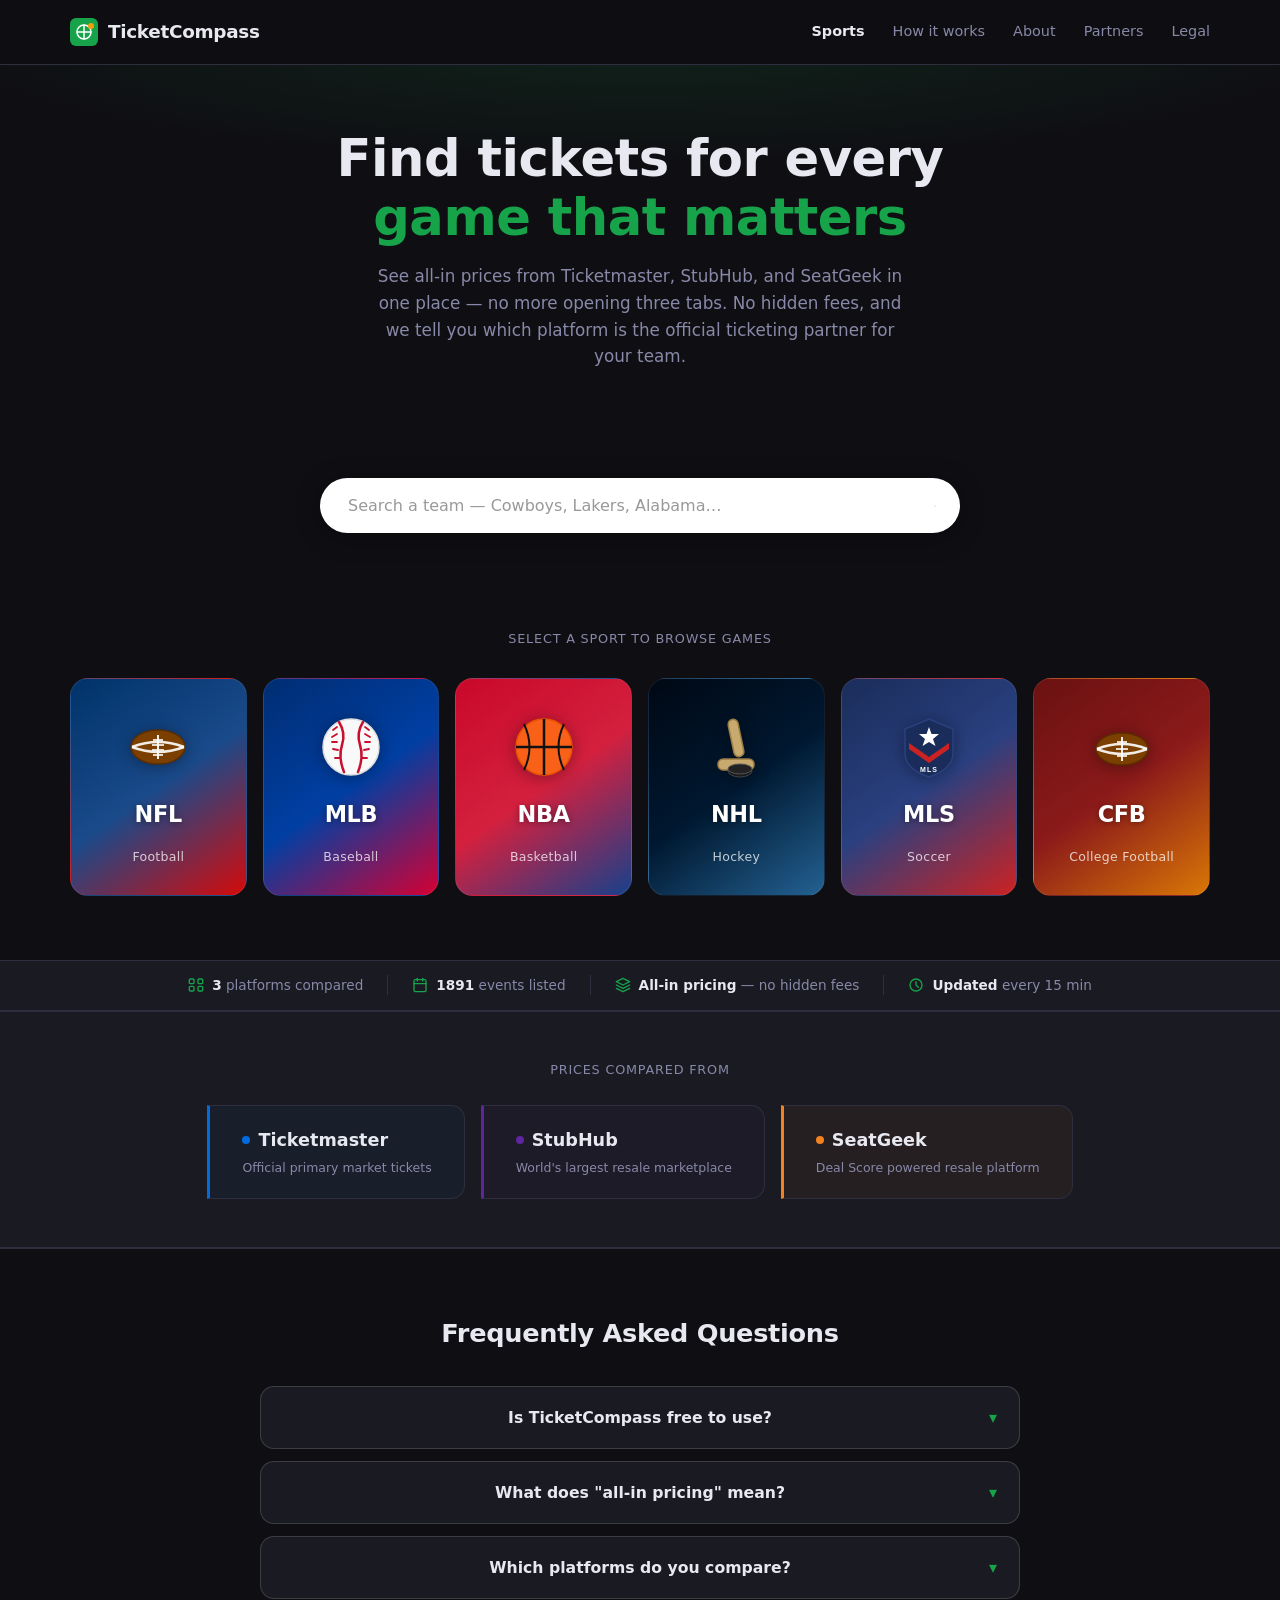
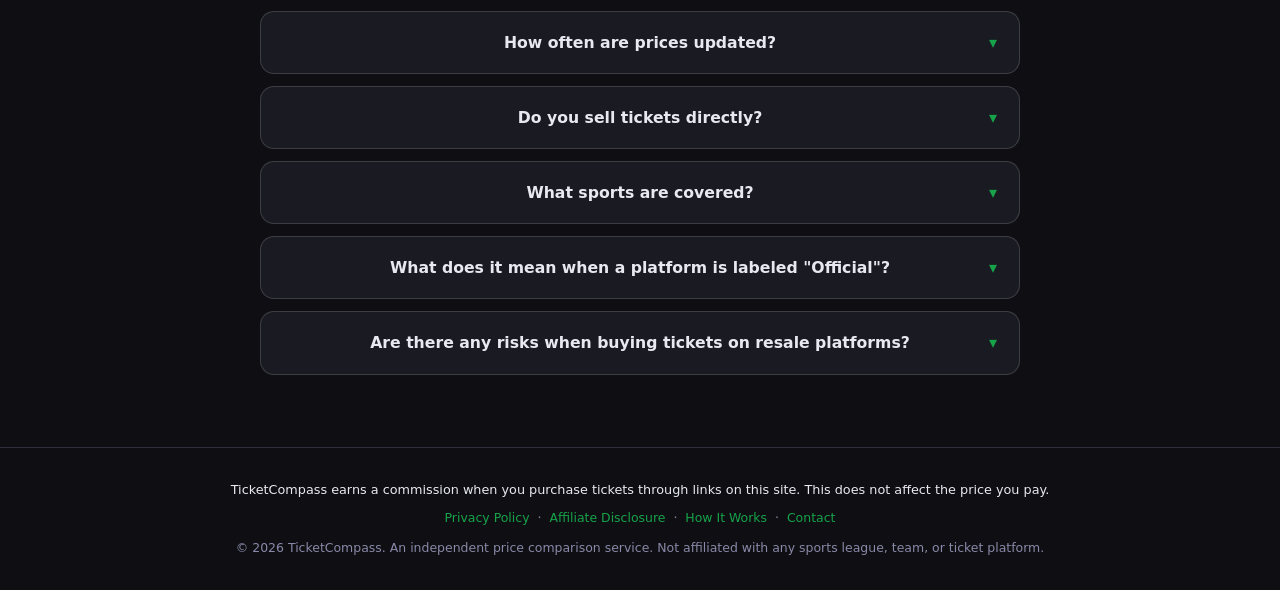
<file: index.html>
<!DOCTYPE html>
<html lang="en">
<head>
  <meta charset="UTF-8" />
  <meta name="viewport" content="width=device-width, initial-scale=1.0" />
  <link rel="icon" href="data:image/svg+xml,<svg xmlns='http://www.w3.org/2000/svg' viewBox='0 0 28 28'><rect width='28' height='28' rx='6' fill='%2316a34a'/><ellipse cx='14' cy='14' rx='7' ry='7' stroke='%23fff' stroke-width='1.5' fill='none'/><path d='M14 7v14M7 14h14' stroke='%23fff' stroke-width='1.5' stroke-linecap='round'/><circle cx='21' cy='8' r='3' fill='%23f59e0b'/></svg>" />
  <title>TicketCompass — Best Sports Ticket Prices</title>
  <link rel="stylesheet" href="styles.css?v=10" />
</head>
<body>

  <header class="header">
    <div class="container">
      <a href="index.html" class="logo">
        <svg width="28" height="28" viewBox="0 0 28 28" fill="none">
          <rect width="28" height="28" rx="6" fill="#16a34a"/>
          <ellipse cx="14" cy="14" rx="7" ry="7" stroke="#fff" stroke-width="1.5" fill="none"/>
          <path d="M14 7v14M7 14h14" stroke="#fff" stroke-width="1.5" stroke-linecap="round"/>
          <circle cx="21" cy="8" r="3" fill="#f59e0b"/>
        </svg>
        <span>TicketCompass</span>
      </a>
      <nav class="nav">
        <a href="#" class="nav-link active">Sports</a>
        <a href="how-it-works.html" class="nav-link">How it works</a>
        <a href="about.html" class="nav-link">About</a>
        <a href="partnerships.html" class="nav-link">Partners</a>
        <a href="privacy-policy.html" class="nav-link">Legal</a>
      </nav>
    </div>
  </header>

  <!-- Hero -->
  <section class="hero">
    <div class="container">
      <h1>Find tickets for every<br><span class="accent">game that matters</span></h1>
      <p class="hero-sub">See all-in prices from Ticketmaster, StubHub, and SeatGeek in one place — no more opening three tabs. No hidden fees, and we tell you which platform is the official ticketing partner for your team.</p>
    </div>
  </section>

  <!-- Team search -->
  <div class="hero-search-wrap">
    <div class="hero-search-inner">
      <div class="hero-search-box" id="heroSearchBox">
        <svg class="hero-search-icon" width="18" height="18" viewBox="0 0 24 24" fill="none" xmlns="http://www.w3.org/2000/svg" aria-hidden="true">
          <circle cx="11" cy="11" r="7" stroke="currentColor" stroke-width="2.2"/>
          <path d="M16.5 16.5L21 21" stroke="currentColor" stroke-width="2.2" stroke-linecap="round"/>
        </svg>
        <input
          type="text"
          id="heroSearchInput"
          class="hero-search-input"
          placeholder="Search a team — Cowboys, Lakers, Alabama…"
          autocomplete="off"
          spellcheck="false"
        />
      </div>
      <ul class="hero-search-dropdown" id="heroSearchDropdown"></ul>
    </div>
  </div>

  <!-- Sport tiles -->
  <section class="sports-section">
    <div class="container">
      <p class="sports-label">Select a sport to browse games</p>
      <div class="sport-tiles">

        <!-- NFL -->
        <a class="sport-tile sport-nfl-tile" href="sport.html?sport=nfl">
          <div class="tile-logo">
            <svg viewBox="0 0 72 72" fill="none" xmlns="http://www.w3.org/2000/svg">
              <ellipse cx="36" cy="36" rx="27" ry="17" fill="#7B3F00" stroke="#5a2d00" stroke-width="1.5"/>
              <path d="M10 36 Q36 26 62 36" stroke="white" stroke-width="2.5" fill="none" opacity=".9"/>
              <path d="M10 36 Q36 46 62 36" stroke="white" stroke-width="2.5" fill="none" opacity=".9"/>
              <line x1="36" y1="24" x2="36" y2="48" stroke="white" stroke-width="2" opacity=".9"/>
              <line x1="31" y1="29" x2="41" y2="29" stroke="white" stroke-width="1.8" opacity=".9"/>
              <line x1="30" y1="34" x2="42" y2="34" stroke="white" stroke-width="1.8" opacity=".9"/>
              <line x1="30" y1="39" x2="42" y2="39" stroke="white" stroke-width="1.8" opacity=".9"/>
              <line x1="31" y1="44" x2="41" y2="44" stroke="white" stroke-width="1.8" opacity=".9"/>
            </svg>
          </div>
          <div class="tile-name">NFL</div>
          <div class="tile-sub" id="nfl-count">Football</div>
        </a>

        <!-- MLB -->
        <a class="sport-tile sport-mlb-tile" href="sport.html?sport=mlb">
          <div class="tile-logo">
            <svg viewBox="0 0 72 72" fill="none" xmlns="http://www.w3.org/2000/svg">
              <circle cx="36" cy="36" r="28" fill="#f9f9f9" stroke="#ddd" stroke-width="1.5"/>
              <!-- Left seam -->
              <path d="M24 11 Q31 22 27 34 Q23 46 29 61" stroke="#C8102E" stroke-width="2.5" fill="none" stroke-linecap="round"/>
              <path d="M22 16 L18 19" stroke="#C8102E" stroke-width="1.8" stroke-linecap="round"/>
              <path d="M22 23 L17 26" stroke="#C8102E" stroke-width="1.8" stroke-linecap="round"/>
              <path d="M22 31 L17 31" stroke="#C8102E" stroke-width="1.8" stroke-linecap="round"/>
              <path d="M23 39 L18 38" stroke="#C8102E" stroke-width="1.8" stroke-linecap="round"/>
              <path d="M25 47 L20 47" stroke="#C8102E" stroke-width="1.8" stroke-linecap="round"/>
              <!-- Right seam -->
              <path d="M48 11 Q41 22 45 34 Q49 46 43 61" stroke="#C8102E" stroke-width="2.5" fill="none" stroke-linecap="round"/>
              <path d="M50 16 L54 19" stroke="#C8102E" stroke-width="1.8" stroke-linecap="round"/>
              <path d="M50 23 L55 26" stroke="#C8102E" stroke-width="1.8" stroke-linecap="round"/>
              <path d="M50 31 L55 31" stroke="#C8102E" stroke-width="1.8" stroke-linecap="round"/>
              <path d="M49 39 L54 38" stroke="#C8102E" stroke-width="1.8" stroke-linecap="round"/>
              <path d="M47 47 L52 47" stroke="#C8102E" stroke-width="1.8" stroke-linecap="round"/>
            </svg>
          </div>
          <div class="tile-name">MLB</div>
          <div class="tile-sub">Baseball</div>
        </a>

        <!-- NBA -->
        <a class="sport-tile sport-nba-tile" href="sport.html?sport=nba">
          <div class="tile-logo">
            <svg viewBox="0 0 72 72" fill="none" xmlns="http://www.w3.org/2000/svg">
              <circle cx="36" cy="36" r="28" fill="#F96119" stroke="#e55200" stroke-width="1.5"/>
              <line x1="8" y1="36" x2="64" y2="36" stroke="#111" stroke-width="2.5"/>
              <line x1="36" y1="8" x2="36" y2="64" stroke="#111" stroke-width="2.5"/>
              <path d="M16 13 Q27 36 16 59" stroke="#111" stroke-width="2" fill="none"/>
              <path d="M56 13 Q45 36 56 59" stroke="#111" stroke-width="2" fill="none"/>
            </svg>
          </div>
          <div class="tile-name">NBA</div>
          <div class="tile-sub">Basketball</div>
        </a>

        <!-- NHL -->
        <a class="sport-tile sport-nhl-tile" href="sport.html?sport=nhl">
          <div class="tile-logo">
            <svg viewBox="0 0 72 72" fill="none" xmlns="http://www.w3.org/2000/svg">
              <!-- Stick handle -->
              <rect x="31" y="8" width="10" height="38" rx="5" fill="#c8a96e" stroke="#9a7c45" stroke-width="1.5" transform="rotate(-12 36 27)"/>
              <!-- Stick blade -->
              <rect x="18" y="48" width="36" height="11" rx="5" fill="#c8a96e" stroke="#9a7c45" stroke-width="1.5"/>
              <!-- Puck -->
              <ellipse cx="40" cy="60" rx="12" ry="6" fill="#1a1a1a" stroke="#444" stroke-width="1"/>
              <ellipse cx="40" cy="58" rx="12" ry="5" fill="#222" stroke="#555" stroke-width="1"/>
            </svg>
          </div>
          <div class="tile-name">NHL</div>
          <div class="tile-sub">Hockey</div>
        </a>

        <!-- MLS -->
        <a class="sport-tile sport-mls-tile" href="sport.html?sport=mls">
          <div class="tile-logo">
            <svg viewBox="0 0 72 72" fill="none" xmlns="http://www.w3.org/2000/svg">
              <!-- Shield background -->
              <path d="M36 8 L60 18 L60 42 Q60 58 36 66 Q12 58 12 42 L12 18 Z" fill="#1a2d5a" stroke="#2a4080" stroke-width="1.5"/>
              <!-- Red chevron -->
              <path d="M16 32 L36 46 L56 32 L56 38 L36 52 L16 38 Z" fill="#cc2222"/>
              <!-- White star -->
              <polygon points="36,16 38.5,23 46,23 40,28 42.5,35 36,31 29.5,35 32,28 26,23 33.5,23" fill="white"/>
              <!-- MLS text -->
              <text x="36" y="61" text-anchor="middle" font-size="7" font-weight="900" fill="white" font-family="Arial,sans-serif" letter-spacing="1">MLS</text>
            </svg>
          </div>
          <div class="tile-name">MLS</div>
          <div class="tile-sub">Soccer</div>
        </a>

        <!-- College Football -->
        <a class="sport-tile sport-cfb-tile" href="sport.html?sport=cfb">
          <div class="tile-logo">
            <svg viewBox="0 0 72 72" fill="none" xmlns="http://www.w3.org/2000/svg">
              <ellipse cx="36" cy="38" rx="26" ry="16" fill="#7B3F00" stroke="#5a2d00" stroke-width="1.5"/>
              <path d="M11 38 Q36 28 61 38" stroke="white" stroke-width="2.5" fill="none" opacity=".9"/>
              <path d="M11 38 Q36 48 61 38" stroke="white" stroke-width="2.5" fill="none" opacity=".9"/>
              <line x1="36" y1="26" x2="36" y2="50" stroke="white" stroke-width="2" opacity=".9"/>
              <line x1="31" y1="31" x2="41" y2="31" stroke="white" stroke-width="1.8" opacity=".9"/>
              <line x1="30" y1="38" x2="42" y2="38" stroke="white" stroke-width="1.8" opacity=".9"/>
              <line x1="31" y1="45" x2="41" y2="45" stroke="white" stroke-width="1.8" opacity=".9"/>
            </svg>
          </div>
          <div class="tile-name">CFB</div>
          <div class="tile-sub">College Football</div>
        </a>

      </div>
    </div>
  </section>

  <!-- Stats bar -->
  <div class="stats-bar">
    <div class="container stats-inner">
      <div class="stat">
        <svg width="16" height="16" viewBox="0 0 24 24" fill="none" stroke="currentColor" stroke-width="2" stroke-linecap="round" stroke-linejoin="round" aria-hidden="true">
          <rect x="2"  y="3"  width="7" height="7" rx="1.5"/>
          <rect x="15" y="3"  width="7" height="7" rx="1.5"/>
          <rect x="2"  y="14" width="7" height="7" rx="1.5"/>
          <rect x="15" y="14" width="7" height="7" rx="1.5"/>
        </svg>
        <span><strong>3</strong> platforms compared</span>
      </div>
      <div class="stat-divider"></div>
      <div class="stat">
        <svg width="16" height="16" viewBox="0 0 24 24" fill="none" stroke="currentColor" stroke-width="2" stroke-linecap="round" stroke-linejoin="round" aria-hidden="true">
          <rect x="3" y="4" width="18" height="18" rx="2"/>
          <line x1="16" y1="2" x2="16" y2="6"/>
          <line x1="8"  y1="2" x2="8"  y2="6"/>
          <line x1="3"  y1="10" x2="21" y2="10"/>
        </svg>
        <span><strong id="events-count">—</strong> events listed</span>
      </div>
      <div class="stat-divider"></div>
      <div class="stat">
        <svg width="16" height="16" viewBox="0 0 24 24" fill="none" stroke="currentColor" stroke-width="2" stroke-linecap="round" stroke-linejoin="round" aria-hidden="true">
          <path d="M12 2L2 7l10 5 10-5-10-5z"/>
          <path d="M2 17l10 5 10-5"/>
          <path d="M2 12l10 5 10-5"/>
        </svg>
        <span><strong>All-in pricing</strong> — no hidden fees</span>
      </div>
      <div class="stat-divider"></div>
      <div class="stat">
        <svg width="16" height="16" viewBox="0 0 24 24" fill="none" stroke="currentColor" stroke-width="2" stroke-linecap="round" stroke-linejoin="round" aria-hidden="true">
          <circle cx="12" cy="12" r="9"/>
          <polyline points="12 7 12 12 15.5 15.5"/>
        </svg>
        <span><strong>Updated</strong> every 15 min</span>
      </div>
    </div>
  </div>

  <!-- Platform section -->
  <section class="platforms-section">
    <div class="container">
      <p class="platforms-label">Prices compared from</p>
      <div class="platforms-list">
        <a class="platform-card ticketmaster" href="https://www.ticketmaster.com" target="_blank" rel="noopener noreferrer">
          <div class="platform-name-lg"><span class="platform-dot"></span>Ticketmaster</div>
          <div class="platform-desc">Official primary market tickets</div>
        </a>
        <a class="platform-card stubhub" href="https://www.stubhub.com" target="_blank" rel="noopener noreferrer">
          <div class="platform-name-lg"><span class="platform-dot"></span>StubHub</div>
          <div class="platform-desc">World's largest resale marketplace</div>
        </a>
        <a class="platform-card seatgeek" href="https://www.seatgeek.com" target="_blank" rel="noopener noreferrer">
          <div class="platform-name-lg"><span class="platform-dot"></span>SeatGeek</div>
          <div class="platform-desc">Deal Score powered resale platform</div>
        </a>
      </div>
    </div>
  </section>

  <!-- FAQ -->
  <section class="faq-section">
    <div class="container">
      <h2 class="faq-heading">Frequently Asked Questions</h2>
      <div class="faq-list">

        <details class="faq-item">
          <summary class="faq-q">Is TicketCompass free to use?</summary>
          <div class="faq-a"><span class="faq-label">Answer:</span> Yes — completely free. We don't charge any fees to compare prices. When you click on a ticket, you'll be redirected to that platform's website to complete your purchase. You'll pay whatever the platform charges (all prices shown already include their fees).</div>
        </details>

        <details class="faq-item">
          <summary class="faq-q">What does "all-in pricing" mean?</summary>
          <div class="faq-a"><span class="faq-label">Answer:</span> All-in pricing means the price you see already includes every service fee, facility charge, and order fee — no surprises at checkout. We add up the base ticket price plus all fees so you can compare the true cost across platforms.</div>
        </details>

        <details class="faq-item">
          <summary class="faq-q">Which platforms do you compare?</summary>
          <div class="faq-a"><span class="faq-label">Answer:</span> We currently compare prices from Ticketmaster, StubHub, and SeatGeek — the three largest ticket marketplaces in North America. More platforms may be added in the future.</div>
        </details>

        <details class="faq-item">
          <summary class="faq-q">How often are prices updated?</summary>
          <div class="faq-a"><span class="faq-label">Answer:</span> Ticket prices are updated regularly to reflect current market listings. Because resale prices fluctuate in real time, the exact price at checkout may vary slightly from what's shown.</div>
        </details>

        <details class="faq-item">
          <summary class="faq-q">Do you sell tickets directly?</summary>
          <div class="faq-a"><span class="faq-label">Answer:</span> No. TicketCompass is a price comparison tool only. We show you where to find the best deal, then send you directly to the platform to complete your purchase securely.</div>
        </details>

        <details class="faq-item">
          <summary class="faq-q">What sports are covered?</summary>
          <div class="faq-a"><span class="faq-label">Answer:</span> We currently cover NFL, College Football, MLB, NBA, NHL, and MLS. We're actively working on adding more sports and events.</div>
        </details>

        <details class="faq-item">
          <summary class="faq-q">What does it mean when a platform is labeled "Official"?</summary>
          <div class="faq-a"><span class="faq-label">Answer:</span> Every team has an official ticketing partner — the platform that sells tickets directly on behalf of the team or league. Buying from the official partner means you're purchasing at face value with no third-party markup, tickets are guaranteed authentic, and you'll receive the strongest buyer protections and customer support if something goes wrong. Platforms labeled "Resale" are secondary markets where fans re-sell tickets.</div>
        </details>

        <details class="faq-item">
          <summary class="faq-q">Are there any risks when buying tickets on resale platforms?</summary>
          <div class="faq-a"><span class="faq-label">Answer:</span> Resale platforms are generally safe, but it's worth being an informed buyer. Resale tickets are sold by third-party sellers — not the team or venue directly — so prices fluctuate based on demand. This can actually work in your favor: for less in-demand games, resale tickets are often available below face value. For the most reliable experience, buying from the official ticketing partner (labeled "Official" on our site) is always the safest option: tickets come directly from the source at face value with the strongest buyer protections. If you do buy from a resale platform, make sure it offers a buyer guarantee, and always download or transfer your tickets before game day.</div>
        </details>

      </div>
    </div>
  </section>

  <footer class="footer">
    <div class="container">
      <p class="footer-disclosure">TicketCompass earns a commission when you purchase tickets through links on this site. This does not affect the price you pay.</p>
      <p class="footer-links">
        <a href="privacy-policy.html">Privacy Policy</a> &nbsp;·&nbsp;
        <a href="privacy-policy.html#affiliate-disclosure">Affiliate Disclosure</a> &nbsp;·&nbsp;
        <a href="how-it-works.html">How It Works</a> &nbsp;·&nbsp;
        <a href="contact.html">Contact</a>
      </p>
      <p>© 2026 TicketCompass. An independent price comparison service. Not affiliated with any sports league, team, or ticket platform.</p>
    </div>
  </footer>


  <script src="events-data.js?v=2"></script>
  <script src="nfl-schedule.js"></script>
  <script src="mlb-schedule.js"></script>
  <script src="nba-schedule.js"></script>
  <script src="nhl-schedule.js?v=2"></script>
  <script src="worldcup-schedule.js"></script>
  <script src="mls-schedule.js"></script>
  <script src="cfb-schedule.js?v=13"></script>
  <script>
    (function () {
      const today = new Date();
      today.setHours(0, 0, 0, 0);
      const upcoming = e => new Date(e.date) >= today;

      const sports = ['nfl', 'mlb', 'nba', 'nhl', 'worldcup', 'ufc', 'mls'];
      const featured = (typeof EVENTS !== 'undefined')
        ? EVENTS.filter(e => sports.includes(e.sport) && upcoming(e)).length
        : 0;

      const schedule =
        (typeof NFL_GAMES       !== 'undefined' ? NFL_GAMES.filter(upcoming).length       : 0) +
        (typeof MLB_GAMES       !== 'undefined' ? MLB_GAMES.filter(upcoming).length       : 0) +
        (typeof NBA_GAMES       !== 'undefined' ? NBA_GAMES.filter(upcoming).length       : 0) +
        (typeof NHL_GAMES       !== 'undefined' ? NHL_GAMES.filter(upcoming).length       : 0) +
        (typeof WORLDCUP_GAMES  !== 'undefined' ? WORLDCUP_GAMES.filter(upcoming).length  : 0) +
        (typeof MLS_GAMES       !== 'undefined' ? MLS_GAMES.filter(upcoming).length       : 0);

      const el = document.getElementById('events-count');
      if (el) el.textContent = featured + schedule;
    })();
  </script>
  <script>
  // ── FAQ open/close animation ──────────────────────────────────────────────
  document.querySelectorAll('.faq-item').forEach(details => {
    const summary = details.querySelector('.faq-q');
    const content = details.querySelector('.faq-a');
    let anim = null, closing = false, expanding = false;

    summary.addEventListener('click', e => {
      e.preventDefault();
      details.style.overflow = 'hidden';
      if (closing || !details.open) expand();
      else if (expanding || details.open) shrink();
    });

    function expand() {
      details.style.height = details.offsetHeight + 'px';
      details.open = true;
      expanding = true;
      requestAnimationFrame(() => {
        const start = details.offsetHeight + 'px';
        const end   = summary.offsetHeight + content.offsetHeight + 'px';
        if (anim) anim.cancel();
        anim = details.animate({ height: [start, end] }, { duration: 300, easing: 'ease' });
        anim.onfinish = () => finish(true);
        anim.oncancel = () => expanding = false;
      });
    }

    function shrink() {
      closing = true;
      const start = details.offsetHeight + 'px';
      const end   = summary.offsetHeight + 'px';
      if (anim) anim.cancel();
      anim = details.animate({ height: [start, end] }, { duration: 300, easing: 'ease' });
      anim.onfinish = () => finish(false);
      anim.oncancel = () => closing = false;
    }

    function finish(open) {
      details.open = open;
      anim = expanding = closing = false;
      details.style.height = details.style.overflow = '';
    }
  });
  </script>

  <script>
  (function () {
    // Build master team list from all schedule venue maps
    const TEAM_INDEX = [];
    const add = (map, sport) => {
      if (typeof map === 'undefined') return;
      Object.entries(map).forEach(([name, venue]) => {
        TEAM_INDEX.push({ name, venue: venue.split(' · ')[0], city: venue.split(' · ')[1] || '', sport });
      });
    };
    add(typeof NFL_VENUES !== 'undefined' ? NFL_VENUES : undefined, 'nfl');
    add(typeof MLB_VENUES !== 'undefined' ? MLB_VENUES : undefined, 'mlb');
    add(typeof NBA_VENUES !== 'undefined' ? NBA_VENUES : undefined, 'nba');
    add(typeof NHL_VENUES !== 'undefined' ? NHL_VENUES : undefined, 'nhl');
    add(typeof MLS_VENUES !== 'undefined' ? MLS_VENUES : undefined, 'mls');
    // CFB — include conference key for deep-link navigation
    if (typeof CFB_VENUES !== 'undefined' && typeof CFB_TEAM_CONF !== 'undefined') {
      Object.entries(CFB_VENUES).forEach(([name, venue]) => {
        const mascot = (typeof CFB_MASCOTS !== 'undefined' && CFB_MASCOTS[name]) ? CFB_MASCOTS[name] : null;
        TEAM_INDEX.push({
          name,
          label: mascot ? `${name} ${mascot}` : name,
          venue: venue.split(' · ')[0],
          city:  venue.split(' · ')[1] || '',
          sport: 'cfb',
          conf:  CFB_TEAM_CONF[name] || '',
        });
      });
    }

    const input    = document.getElementById('heroSearchInput');
    const dropdown = document.getElementById('heroSearchDropdown');
    let activeIdx  = -1;
    let results    = [];

    const sportsSection = document.querySelector('.sports-section');

    function pushTiles(open) {
      if (!sportsSection) return;
      if (open) {
        const h = dropdown.offsetHeight || 0;
        sportsSection.style.marginTop = h + 'px';
        document.getElementById('heroSearchBox').parentElement.parentElement.classList.add('search-open');
      } else {
        sportsSection.style.marginTop = '';
        document.getElementById('heroSearchBox').parentElement.parentElement.classList.remove('search-open');
      }
    }

    function render(matches) {
      results   = matches;
      activeIdx = -1;
      if (!matches.length) { dropdown.classList.remove('open'); dropdown.innerHTML = ''; pushTiles(false); return; }
      dropdown.innerHTML = matches.map((t, i) =>
        `<li class="hero-search-result" data-i="${i}" role="option">
          <div>
            <div class="hero-search-result-name">${t.label || t.name}</div>
            <div class="hero-search-result-venue">${t.city}</div>
          </div>
          <span class="hero-search-badge badge-${t.sport}">${t.sport.toUpperCase()}</span>
        </li>`
      ).join('');
      dropdown.classList.add('open');
      pushTiles(true);
    }

    function go(team) {
      if (team.sport === 'cfb' && team.conf) {
        window.location.href = `sport.html?sport=cfb&conf=${encodeURIComponent(team.conf)}&team=${encodeURIComponent(team.name)}`;
      } else {
        window.location.href = `sport.html?sport=${team.sport}&by=team&val=${encodeURIComponent(team.name)}`;
      }
    }

    function setActive(idx) {
      const items = dropdown.querySelectorAll('.hero-search-result');
      items.forEach(el => el.classList.remove('active'));
      if (idx >= 0 && idx < items.length) { items[idx].classList.add('active'); activeIdx = idx; }
    }

    input.addEventListener('input', () => {
      const q = input.value.trim().toLowerCase();
      if (q.length < 1) { dropdown.classList.remove('open'); dropdown.innerHTML = ''; return; }
      const matches = TEAM_INDEX.filter(t =>
        (t.label || t.name).toLowerCase().includes(q) || t.name.toLowerCase().includes(q) || t.city.toLowerCase().includes(q)
      ).slice(0, 8);
      render(matches);
    });

    input.addEventListener('keydown', e => {
      if (!dropdown.classList.contains('open')) return;
      if (e.key === 'ArrowDown')  { e.preventDefault(); setActive(Math.min(activeIdx + 1, results.length - 1)); }
      if (e.key === 'ArrowUp')    { e.preventDefault(); setActive(Math.max(activeIdx - 1, 0)); }
      if (e.key === 'Enter')      { if (activeIdx >= 0) go(results[activeIdx]); else if (results.length === 1) go(results[0]); }
      if (e.key === 'Escape')     { dropdown.classList.remove('open'); input.blur(); }
    });

    dropdown.addEventListener('mousedown', e => {
      const li = e.target.closest('.hero-search-result');
      if (li) go(results[+li.dataset.i]);
    });

    document.addEventListener('click', e => {
      if (!e.target.closest('.hero-search-inner')) {
        dropdown.classList.remove('open');
        dropdown.innerHTML = '';
        input.value = '';
        pushTiles(false);
      }
    });
  })();
  </script>
</body>
</html>
</file>
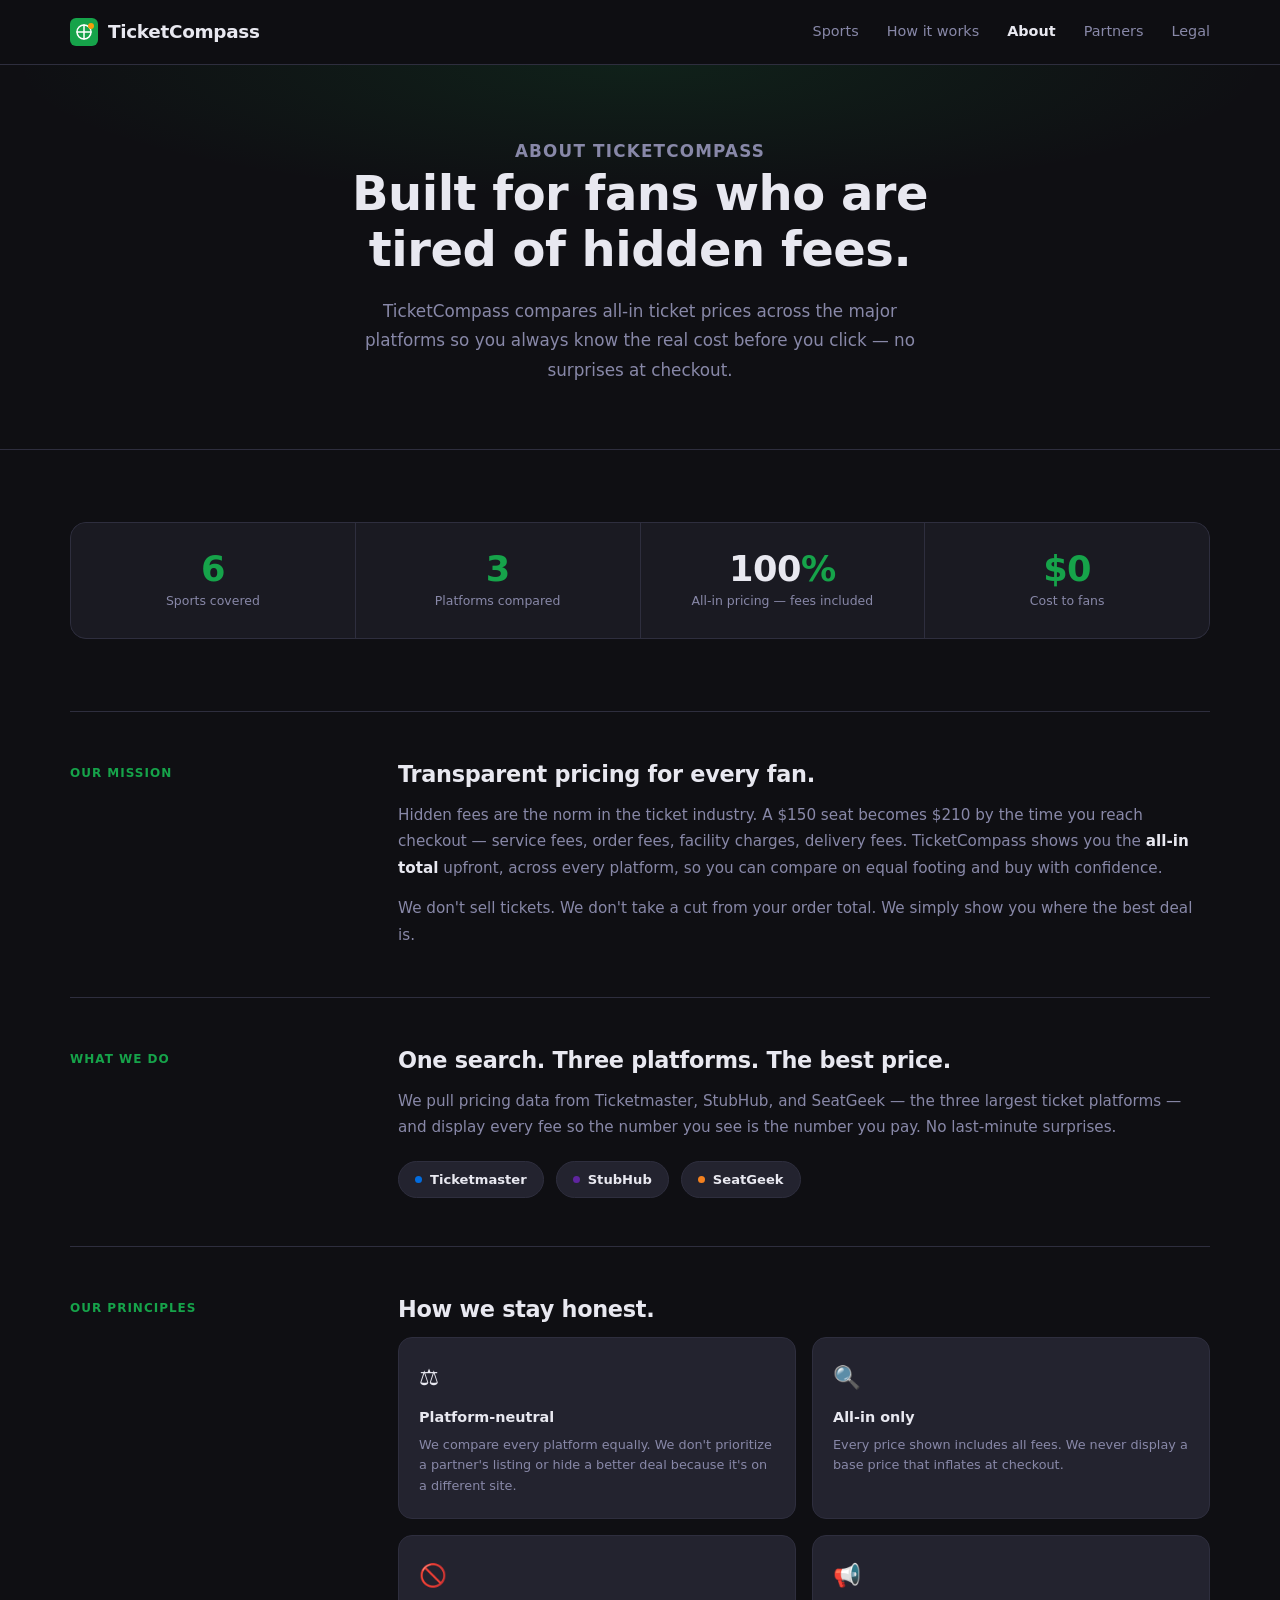
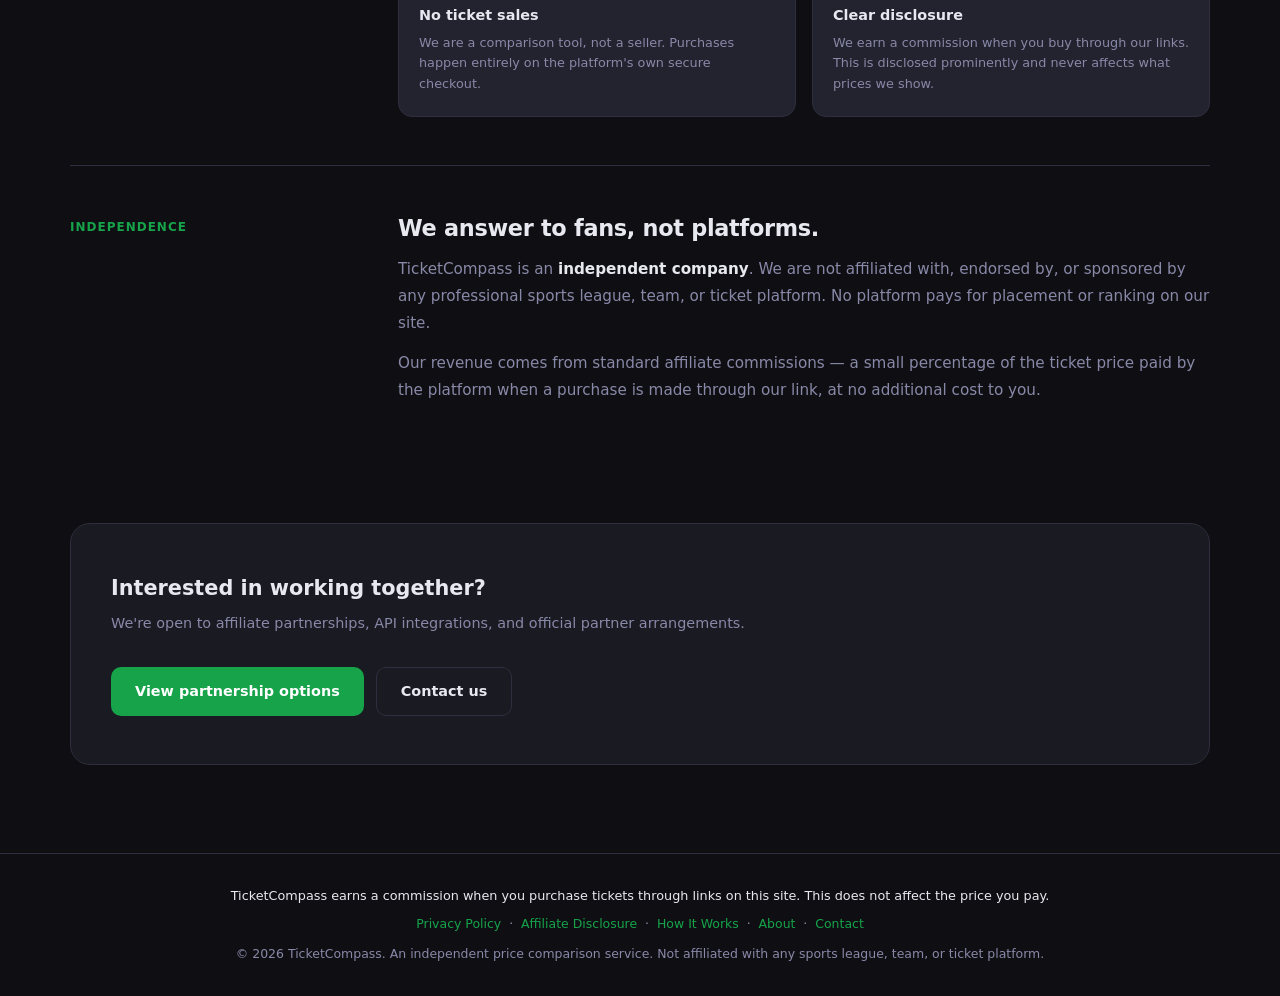
<file: about.html>
<!DOCTYPE html>
<html lang="en">
<head>
  <meta charset="UTF-8" />
  <meta name="viewport" content="width=device-width, initial-scale=1.0" />
  <link rel="icon" href="data:image/svg+xml,<svg xmlns='http://www.w3.org/2000/svg' viewBox='0 0 28 28'><rect width='28' height='28' rx='6' fill='%2316a34a'/><ellipse cx='14' cy='14' rx='7' ry='7' stroke='%23fff' stroke-width='1.5' fill='none'/><path d='M14 7v14M7 14h14' stroke='%23fff' stroke-width='1.5' stroke-linecap='round'/><circle cx='21' cy='8' r='3' fill='%23f59e0b'/></svg>" />
  <title>About — TicketCompass</title>
  <link rel="stylesheet" href="styles.css?v=9" />
  <style>
    /* ── Hero ── */
    .about-hero {
      padding: 72px 0 64px;
      text-align: center;
      background: radial-gradient(ellipse 70% 50% at 50% 0%, rgba(22,163,74,.12) 0%, transparent 70%);
      border-bottom: 1px solid var(--border);
    }
    .about-eyebrow {
      font-size: .75rem;
      font-weight: 700;
      text-transform: uppercase;
      letter-spacing: 1.2px;
      color: var(--primary);
      margin-bottom: 16px;
    }
    .about-hero h1 {
      font-size: clamp(2rem, 5vw, 3rem);
      font-weight: 800;
      letter-spacing: -.5px;
      line-height: 1.15;
      margin-bottom: 20px;
    }
    .about-hero p {
      font-size: 1.05rem;
      color: var(--muted);
      max-width: 580px;
      margin: 0 auto;
      line-height: 1.75;
    }

    /* ── Body ── */
    .about-body { padding: 72px 0 88px; }

    /* ── Stats strip ── */
    .about-stats {
      display: grid;
      grid-template-columns: repeat(4, 1fr);
      gap: 1px;
      background: var(--border);
      border: 1px solid var(--border);
      border-radius: 16px;
      overflow: hidden;
      margin-bottom: 72px;
    }
    @media (max-width: 640px) {
      .about-stats { grid-template-columns: repeat(2, 1fr); }
    }
    .about-stat {
      background: var(--surface);
      padding: 28px 20px;
      text-align: center;
    }
    .about-stat-num {
      font-size: 2.2rem;
      font-weight: 800;
      letter-spacing: -.5px;
      color: var(--text);
      line-height: 1;
      margin-bottom: 6px;
    }
    .about-stat-num span { color: var(--primary); }
    .about-stat-label {
      font-size: .78rem;
      color: var(--muted);
      font-weight: 500;
      line-height: 1.4;
    }

    /* ── Sections ── */
    .about-section {
      display: grid;
      grid-template-columns: 280px 1fr;
      gap: 48px;
      padding: 48px 0;
      border-top: 1px solid var(--border);
      align-items: start;
    }
    @media (max-width: 720px) {
      .about-section { grid-template-columns: 1fr; gap: 20px; }
    }
    .about-section-label {
      font-size: .75rem;
      font-weight: 700;
      text-transform: uppercase;
      letter-spacing: 1px;
      color: var(--primary);
      padding-top: 4px;
    }
    .about-section h2 {
      font-size: 1.4rem;
      font-weight: 800;
      letter-spacing: -.3px;
      margin-bottom: 14px;
      line-height: 1.25;
    }
    .about-section p {
      font-size: .95rem;
      color: var(--muted);
      line-height: 1.75;
      margin-bottom: 14px;
    }
    .about-section p:last-child { margin-bottom: 0; }
    .about-section strong { color: var(--text); font-weight: 600; }

    /* ── Principles grid ── */
    .principles-grid {
      display: grid;
      grid-template-columns: repeat(2, 1fr);
      gap: 16px;
      margin-top: 4px;
    }
    @media (max-width: 500px) {
      .principles-grid { grid-template-columns: 1fr; }
    }
    .principle-card {
      background: var(--surface2);
      border: 1px solid var(--border);
      border-radius: 14px;
      padding: 22px 20px;
    }
    .principle-icon { font-size: 1.4rem; margin-bottom: 10px; }
    .principle-title {
      font-size: .9rem;
      font-weight: 700;
      color: var(--text);
      margin-bottom: 6px;
    }
    .principle-desc {
      font-size: .8rem;
      color: var(--muted);
      line-height: 1.6;
    }

    /* ── Platform logos row ── */
    .platform-strip {
      display: flex;
      gap: 12px;
      flex-wrap: wrap;
      margin-top: 20px;
    }
    .platform-pill {
      display: inline-flex;
      align-items: center;
      gap: 8px;
      background: var(--surface2);
      border: 1px solid var(--border);
      border-radius: 999px;
      padding: 7px 16px;
      font-size: .82rem;
      font-weight: 600;
      color: var(--text);
    }
    .platform-dot-sm {
      width: 7px;
      height: 7px;
      border-radius: 50%;
      flex-shrink: 0;
    }

    /* ── CTA banner ── */
    .about-cta {
      margin-top: 72px;
      background: var(--surface);
      border: 1px solid var(--border);
      border-radius: 20px;
      padding: 48px 40px;
      display: flex;
      align-items: center;
      justify-content: space-between;
      gap: 32px;
      flex-wrap: wrap;
    }
    .about-cta-text h3 {
      font-size: 1.3rem;
      font-weight: 800;
      margin-bottom: 6px;
    }
    .about-cta-text p {
      font-size: .9rem;
      color: var(--muted);
      margin: 0;
    }
    .about-cta-btns {
      display: flex;
      gap: 12px;
      flex-shrink: 0;
      flex-wrap: wrap;
    }
    .btn-primary {
      display: inline-flex;
      align-items: center;
      background: var(--primary);
      color: #fff;
      font-weight: 700;
      font-size: .9rem;
      padding: 12px 24px;
      border-radius: 10px;
      text-decoration: none;
      transition: background .15s;
      white-space: nowrap;
    }
    .btn-primary:hover { background: var(--primary-dark); }
    .btn-outline {
      display: inline-flex;
      align-items: center;
      background: transparent;
      color: var(--text);
      font-weight: 600;
      font-size: .9rem;
      padding: 12px 24px;
      border-radius: 10px;
      border: 1px solid var(--border);
      text-decoration: none;
      transition: border-color .15s, color .15s;
      white-space: nowrap;
    }
    .btn-outline:hover { border-color: var(--primary); color: var(--primary); }
  </style>
</head>
<body>

  <header class="header">
    <div class="container">
      <a href="index.html" class="logo">
        <svg width="28" height="28" viewBox="0 0 28 28" fill="none">
          <rect width="28" height="28" rx="6" fill="#16a34a"/>
          <ellipse cx="14" cy="14" rx="7" ry="7" stroke="#fff" stroke-width="1.5" fill="none"/>
          <path d="M14 7v14M7 14h14" stroke="#fff" stroke-width="1.5" stroke-linecap="round"/>
          <circle cx="21" cy="8" r="3" fill="#f59e0b"/>
        </svg>
        <span>TicketCompass</span>
      </a>
      <nav class="nav">
        <a href="index.html" class="nav-link">Sports</a>
        <a href="how-it-works.html" class="nav-link">How it works</a>
        <a href="about.html" class="nav-link active">About</a>
        <a href="partnerships.html" class="nav-link">Partners</a>
        <a href="privacy-policy.html" class="nav-link">Legal</a>
      </nav>
    </div>
  </header>

  <!-- Hero -->
  <div class="about-hero">
    <div class="container">
      <p class="about-eyebrow">About TicketCompass</p>
      <h1>Built for fans who are<br>tired of hidden fees.</h1>
      <p>TicketCompass compares all-in ticket prices across the major platforms so you always know the real cost before you click — no surprises at checkout.</p>
    </div>
  </div>

  <div class="about-body">
    <div class="container">

      <!-- Stats -->
      <div class="about-stats">
        <div class="about-stat">
          <div class="about-stat-num"><span>6</span></div>
          <div class="about-stat-label">Sports covered</div>
        </div>
        <div class="about-stat">
          <div class="about-stat-num"><span>3</span></div>
          <div class="about-stat-label">Platforms compared</div>
        </div>
        <div class="about-stat">
          <div class="about-stat-num">100<span>%</span></div>
          <div class="about-stat-label">All-in pricing — fees included</div>
        </div>
        <div class="about-stat">
          <div class="about-stat-num"><span>$0</span></div>
          <div class="about-stat-label">Cost to fans</div>
        </div>
      </div>

      <!-- Mission -->
      <div class="about-section">
        <div class="about-section-label">Our Mission</div>
        <div>
          <h2>Transparent pricing for every fan.</h2>
          <p>Hidden fees are the norm in the ticket industry. A $150 seat becomes $210 by the time you reach checkout — service fees, order fees, facility charges, delivery fees. TicketCompass shows you the <strong>all-in total</strong> upfront, across every platform, so you can compare on equal footing and buy with confidence.</p>
          <p>We don't sell tickets. We don't take a cut from your order total. We simply show you where the best deal is.</p>
        </div>
      </div>

      <!-- What we do -->
      <div class="about-section">
        <div class="about-section-label">What We Do</div>
        <div>
          <h2>One search. Three platforms. The best price.</h2>
          <p>We pull pricing data from Ticketmaster, StubHub, and SeatGeek — the three largest ticket platforms — and display every fee so the number you see is the number you pay. No last-minute surprises.</p>
          <div class="platform-strip">
            <span class="platform-pill"><span class="platform-dot-sm" style="background:#026cdf"></span>Ticketmaster</span>
            <span class="platform-pill"><span class="platform-dot-sm" style="background:#5f259f"></span>StubHub</span>
            <span class="platform-pill"><span class="platform-dot-sm" style="background:#f4811f"></span>SeatGeek</span>
          </div>
        </div>
      </div>

      <!-- Principles -->
      <div class="about-section">
        <div class="about-section-label">Our Principles</div>
        <div>
          <h2>How we stay honest.</h2>
          <div class="principles-grid">
            <div class="principle-card">
              <div class="principle-icon">⚖️</div>
              <div class="principle-title">Platform-neutral</div>
              <div class="principle-desc">We compare every platform equally. We don't prioritize a partner's listing or hide a better deal because it's on a different site.</div>
            </div>
            <div class="principle-card">
              <div class="principle-icon">🔍</div>
              <div class="principle-title">All-in only</div>
              <div class="principle-desc">Every price shown includes all fees. We never display a base price that inflates at checkout.</div>
            </div>
            <div class="principle-card">
              <div class="principle-icon">🚫</div>
              <div class="principle-title">No ticket sales</div>
              <div class="principle-desc">We are a comparison tool, not a seller. Purchases happen entirely on the platform's own secure checkout.</div>
            </div>
            <div class="principle-card">
              <div class="principle-icon">📢</div>
              <div class="principle-title">Clear disclosure</div>
              <div class="principle-desc">We earn a commission when you buy through our links. This is disclosed prominently and never affects what prices we show.</div>
            </div>
          </div>
        </div>
      </div>

      <!-- Independence -->
      <div class="about-section">
        <div class="about-section-label">Independence</div>
        <div>
          <h2>We answer to fans, not platforms.</h2>
          <p>TicketCompass is an <strong>independent company</strong>. We are not affiliated with, endorsed by, or sponsored by any professional sports league, team, or ticket platform. No platform pays for placement or ranking on our site.</p>
          <p>Our revenue comes from standard affiliate commissions — a small percentage of the ticket price paid by the platform when a purchase is made through our link, at no additional cost to you.</p>
        </div>
      </div>

      <!-- CTA -->
      <div class="about-cta">
        <div class="about-cta-text">
          <h3>Interested in working together?</h3>
          <p>We're open to affiliate partnerships, API integrations, and official partner arrangements.</p>
        </div>
        <div class="about-cta-btns">
          <a href="partnerships.html" class="btn-primary">View partnership options</a>
          <a href="contact.html" class="btn-outline">Contact us</a>
        </div>
      </div>

    </div>
  </div>

  <footer class="footer">
    <div class="container">
      <p class="footer-disclosure">TicketCompass earns a commission when you purchase tickets through links on this site. This does not affect the price you pay.</p>
      <p class="footer-links">
        <a href="privacy-policy.html">Privacy Policy</a> &nbsp;·&nbsp;
        <a href="privacy-policy.html#affiliate-disclosure">Affiliate Disclosure</a> &nbsp;·&nbsp;
        <a href="how-it-works.html">How It Works</a> &nbsp;·&nbsp;
        <a href="about.html">About</a> &nbsp;·&nbsp;
        <a href="contact.html">Contact</a>
      </p>
      <p>© 2026 TicketCompass. An independent price comparison service. Not affiliated with any sports league, team, or ticket platform.</p>
    </div>
  </footer>

</body>
</html>
</file>
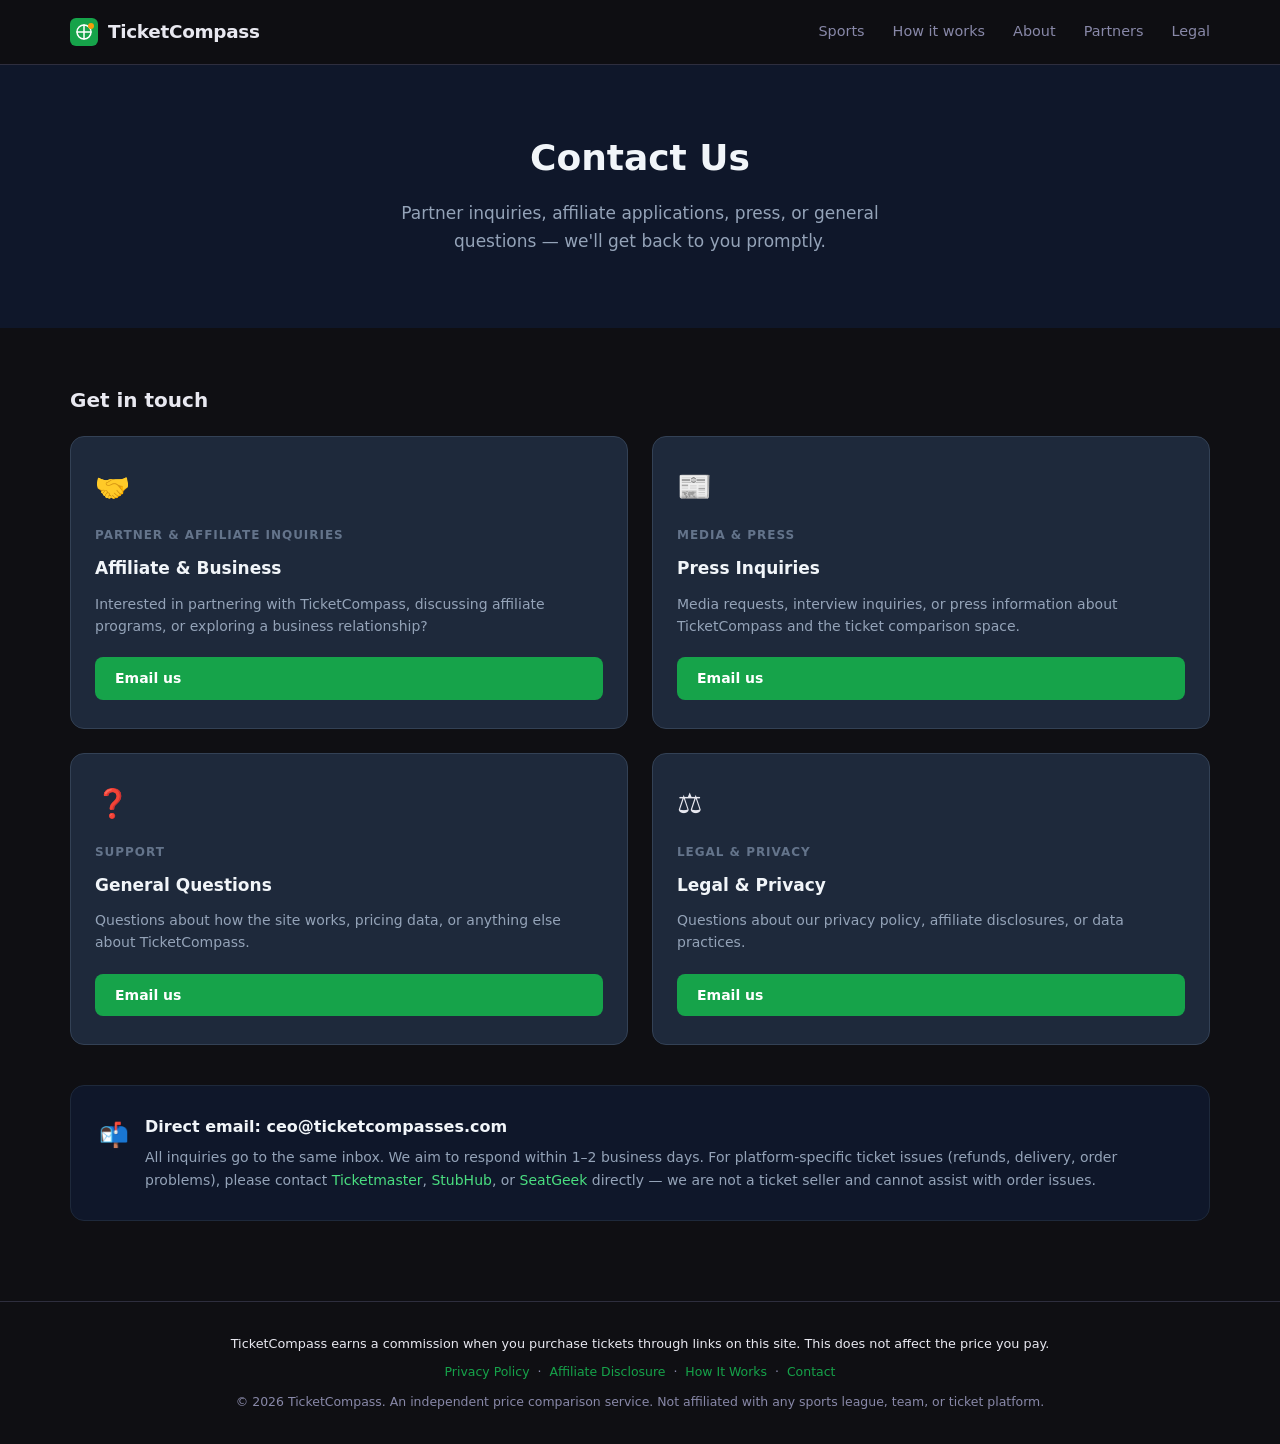
<file: contact.html>
<!DOCTYPE html>
<html lang="en">
<head>
  <meta charset="UTF-8" />
  <meta name="viewport" content="width=device-width, initial-scale=1.0" />
  <link rel="icon" href="data:image/svg+xml,<svg xmlns='http://www.w3.org/2000/svg' viewBox='0 0 28 28'><rect width='28' height='28' rx='6' fill='%2316a34a'/><ellipse cx='14' cy='14' rx='7' ry='7' stroke='%23fff' stroke-width='1.5' fill='none'/><path d='M14 7v14M7 14h14' stroke='%23fff' stroke-width='1.5' stroke-linecap='round'/><circle cx='21' cy='8' r='3' fill='%23f59e0b'/></svg>" />
  <title>Contact — TicketCompass</title>
  <link rel="stylesheet" href="styles.css" />
  <style>
    .contact-hero {
      background: #0f172a;
      padding: 64px 0 72px;
      text-align: center;
    }
    .contact-hero h1 {
      font-size: 2.25rem;
      font-weight: 800;
      color: #f1f5f9;
      margin-bottom: 12px;
    }
    .contact-hero p {
      color: #94a3b8;
      font-size: 1.0625rem;
      max-width: 520px;
      margin: 0 auto;
      line-height: 1.7;
    }

    .contact-body {
      padding: 56px 0 80px;
    }

    .contact-grid {
      display: grid;
      grid-template-columns: 1fr 1fr;
      gap: 24px;
      margin-bottom: 40px;
    }
    @media (max-width: 640px) {
      .contact-grid { grid-template-columns: 1fr; }
    }

    .contact-card {
      background: #1e293b;
      border: 1px solid #334155;
      border-radius: 14px;
      padding: 28px 24px;
      display: flex;
      flex-direction: column;
      gap: 6px;
    }
    .contact-card-icon {
      font-size: 1.75rem;
      margin-bottom: 10px;
    }
    .contact-card-label {
      font-size: 0.75rem;
      font-weight: 700;
      text-transform: uppercase;
      letter-spacing: 0.08em;
      color: #64748b;
      margin-bottom: 4px;
    }
    .contact-card-title {
      font-size: 1.0625rem;
      font-weight: 700;
      color: #f1f5f9;
    }
    .contact-card-desc {
      font-size: 0.875rem;
      color: #94a3b8;
      line-height: 1.6;
      margin-top: 4px;
    }
    .contact-card a {
      display: inline-block;
      margin-top: 14px;
      background: #16a34a;
      color: #fff;
      font-weight: 700;
      font-size: 0.875rem;
      padding: 10px 20px;
      border-radius: 8px;
      text-decoration: none;
      transition: background 0.15s;
    }
    .contact-card a:hover { background: #15803d; }

    .contact-note {
      background: #0f172a;
      border: 1px solid #1e293b;
      border-radius: 14px;
      padding: 28px 28px;
      display: flex;
      gap: 16px;
      align-items: flex-start;
    }
    .contact-note-icon { font-size: 1.5rem; flex-shrink: 0; margin-top: 2px; }
    .contact-note-body h3 {
      font-size: 1rem;
      font-weight: 700;
      color: #f1f5f9;
      margin-bottom: 6px;
    }
    .contact-note-body p {
      font-size: 0.875rem;
      color: #94a3b8;
      line-height: 1.65;
      margin-bottom: 0;
    }
    .contact-note-body a {
      color: #4ade80;
      text-decoration: none;
      font-weight: 500;
    }
    .contact-note-body a:hover { text-decoration: underline; }

    .contact-body h2 {
      font-size: 1.25rem;
      font-weight: 700;
      color: var(--text, #0f172a);
      margin-bottom: 20px;
    }

    @media (prefers-color-scheme: dark) {
      .contact-body h2 { color: #f1f5f9; }
    }
  </style>
</head>
<body>

  <header class="header">
    <div class="container">
      <a href="index.html" class="logo">
        <svg width="28" height="28" viewBox="0 0 28 28" fill="none">
          <rect width="28" height="28" rx="6" fill="#16a34a"/>
          <ellipse cx="14" cy="14" rx="7" ry="7" stroke="#fff" stroke-width="1.5" fill="none"/>
          <path d="M14 7v14M7 14h14" stroke="#fff" stroke-width="1.5" stroke-linecap="round"/>
          <circle cx="21" cy="8" r="3" fill="#f59e0b"/>
        </svg>
        <span>TicketCompass</span>
      </a>
      <nav class="nav">
        <a href="index.html" class="nav-link">Sports</a>
        <a href="how-it-works.html" class="nav-link">How it works</a>
        <a href="about.html" class="nav-link">About</a>
        <a href="partnerships.html" class="nav-link">Partners</a>
        <a href="privacy-policy.html" class="nav-link">Legal</a>
      </nav>
    </div>
  </header>

  <!-- Hero -->
  <div class="contact-hero">
    <div class="container">
      <h1>Contact Us</h1>
      <p>Partner inquiries, affiliate applications, press, or general questions — we'll get back to you promptly.</p>
    </div>
  </div>

  <!-- Contact cards -->
  <div class="contact-body">
    <div class="container">

      <h2>Get in touch</h2>

      <div class="contact-grid">

        <div class="contact-card">
          <div class="contact-card-icon">🤝</div>
          <div class="contact-card-label">Partner &amp; Affiliate Inquiries</div>
          <div class="contact-card-title">Affiliate &amp; Business</div>
          <div class="contact-card-desc">Interested in partnering with TicketCompass, discussing affiliate programs, or exploring a business relationship?</div>
          <a href="mailto:ceo@ticketcompasses.com?subject=Partnership Inquiry">Email us</a>
        </div>

        <div class="contact-card">
          <div class="contact-card-icon">📰</div>
          <div class="contact-card-label">Media &amp; Press</div>
          <div class="contact-card-title">Press Inquiries</div>
          <div class="contact-card-desc">Media requests, interview inquiries, or press information about TicketCompass and the ticket comparison space.</div>
          <a href="mailto:ceo@ticketcompasses.com?subject=Press Inquiry">Email us</a>
        </div>

        <div class="contact-card">
          <div class="contact-card-icon">❓</div>
          <div class="contact-card-label">Support</div>
          <div class="contact-card-title">General Questions</div>
          <div class="contact-card-desc">Questions about how the site works, pricing data, or anything else about TicketCompass.</div>
          <a href="mailto:ceo@ticketcompasses.com?subject=General Question">Email us</a>
        </div>

        <div class="contact-card">
          <div class="contact-card-icon">⚖️</div>
          <div class="contact-card-label">Legal &amp; Privacy</div>
          <div class="contact-card-title">Legal &amp; Privacy</div>
          <div class="contact-card-desc">Questions about our privacy policy, affiliate disclosures, or data practices.</div>
          <a href="mailto:ceo@ticketcompasses.com?subject=Legal / Privacy">Email us</a>
        </div>

      </div>

      <div class="contact-note">
        <div class="contact-note-icon">📬</div>
        <div class="contact-note-body">
          <h3>Direct email: ceo@ticketcompasses.com</h3>
          <p>All inquiries go to the same inbox. We aim to respond within 1–2 business days. For platform-specific ticket issues (refunds, delivery, order problems), please contact <a href="https://help.ticketmaster.com" target="_blank" rel="noopener noreferrer">Ticketmaster</a>, <a href="https://www.stubhub.com/help" target="_blank" rel="noopener noreferrer">StubHub</a>, or <a href="https://seatgeek.com/help" target="_blank" rel="noopener noreferrer">SeatGeek</a> directly — we are not a ticket seller and cannot assist with order issues.</p>
        </div>
      </div>

    </div>
  </div>

  <footer class="footer">
    <div class="container">
      <p class="footer-disclosure">TicketCompass earns a commission when you purchase tickets through links on this site. This does not affect the price you pay.</p>
      <p class="footer-links">
        <a href="privacy-policy.html">Privacy Policy</a> &nbsp;·&nbsp;
        <a href="privacy-policy.html#affiliate-disclosure">Affiliate Disclosure</a> &nbsp;·&nbsp;
        <a href="how-it-works.html">How It Works</a> &nbsp;·&nbsp;
        <a href="contact.html">Contact</a>
      </p>
      <p>© 2026 TicketCompass. An independent price comparison service. Not affiliated with any sports league, team, or ticket platform.</p>
    </div>
  </footer>

</body>
</html>
</file>
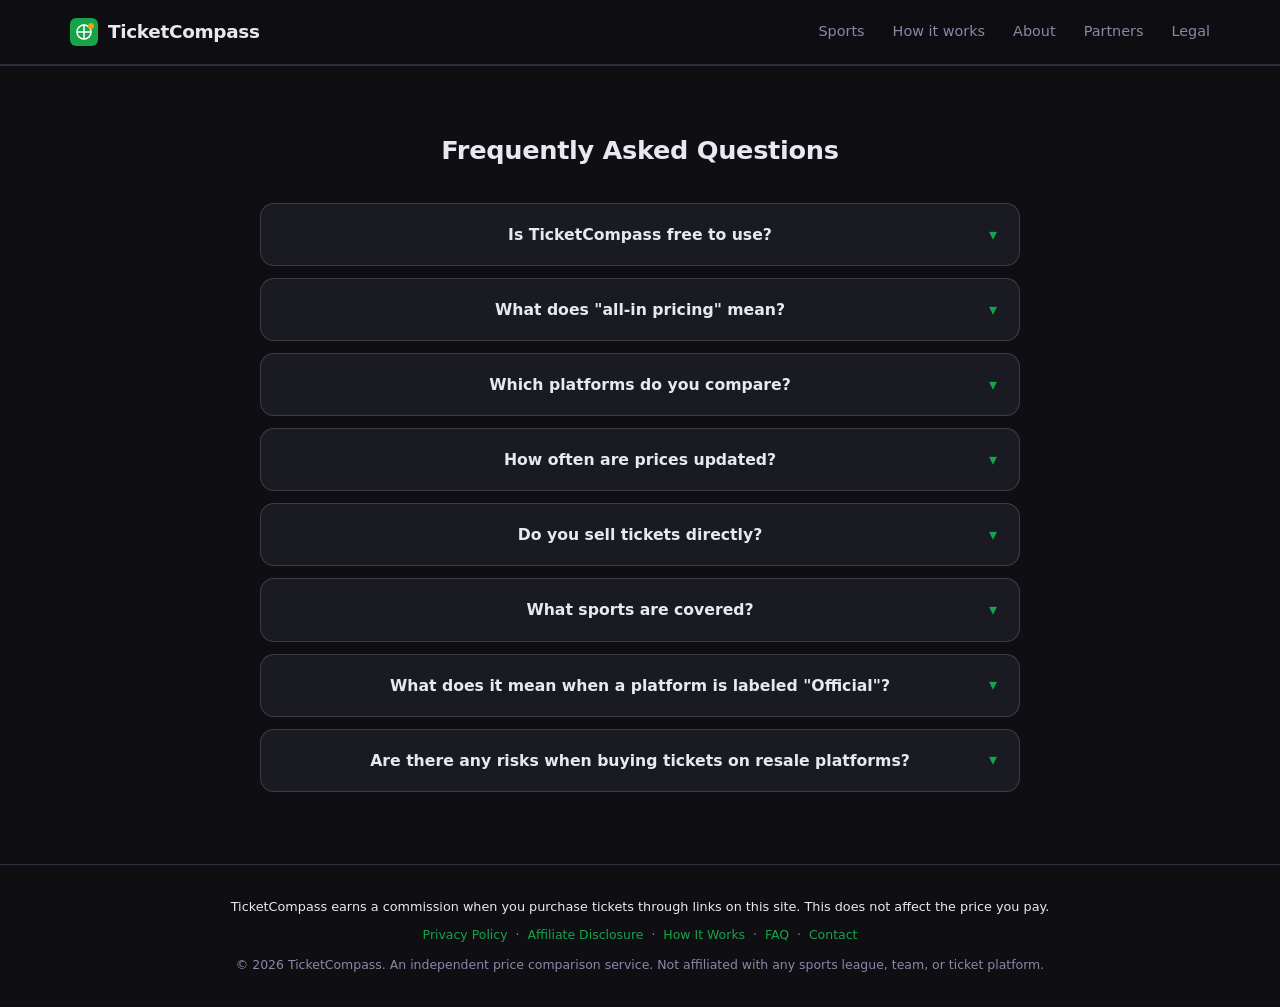
<file: faq.html>
<!DOCTYPE html>
<html lang="en">
<head>
  <meta charset="UTF-8" />
  <meta name="viewport" content="width=device-width, initial-scale=1.0" />
  <link rel="icon" href="data:image/svg+xml,<svg xmlns='http://www.w3.org/2000/svg' viewBox='0 0 28 28'><rect width='28' height='28' rx='6' fill='%2316a34a'/><ellipse cx='14' cy='14' rx='7' ry='7' stroke='%23fff' stroke-width='1.5' fill='none'/><path d='M14 7v14M7 14h14' stroke='%23fff' stroke-width='1.5' stroke-linecap='round'/><circle cx='21' cy='8' r='3' fill='%23f59e0b'/></svg>" />
  <title>FAQ — TicketCompass</title>
  <link rel="stylesheet" href="styles.css?v=10" />
</head>
<body>

  <header class="header">
    <div class="container">
      <a href="index.html" class="logo">
        <svg width="28" height="28" viewBox="0 0 28 28" fill="none">
          <rect width="28" height="28" rx="6" fill="#16a34a"/>
          <ellipse cx="14" cy="14" rx="7" ry="7" stroke="#fff" stroke-width="1.5" fill="none"/>
          <path d="M14 7v14M7 14h14" stroke="#fff" stroke-width="1.5" stroke-linecap="round"/>
          <circle cx="21" cy="8" r="3" fill="#f59e0b"/>
        </svg>
        <span>TicketCompass</span>
      </a>
      <nav class="nav">
        <a href="index.html" class="nav-link">Sports</a>
        <a href="how-it-works.html" class="nav-link">How it works</a>
        <a href="about.html" class="nav-link">About</a>
        <a href="partnerships.html" class="nav-link">Partners</a>
        <a href="privacy-policy.html" class="nav-link">Legal</a>
      </nav>
    </div>
  </header>

  <section class="faq-section">
    <div class="container">
      <h2 class="faq-heading">Frequently Asked Questions</h2>
      <div class="faq-list">

        <details class="faq-item">
          <summary class="faq-q">Is TicketCompass free to use?</summary>
          <div class="faq-a"><span class="faq-label">Answer:</span> Yes — completely free. We don't charge any fees to compare prices. When you click on a ticket, you'll be redirected to that platform's website to complete your purchase. You'll pay whatever the platform charges (all prices shown already include their fees).</div>
        </details>

        <details class="faq-item">
          <summary class="faq-q">What does "all-in pricing" mean?</summary>
          <div class="faq-a"><span class="faq-label">Answer:</span> All-in pricing means the price you see already includes every service fee, facility charge, and order fee — no surprises at checkout. We add up the base ticket price plus all fees so you can compare the true cost across platforms.</div>
        </details>

        <details class="faq-item">
          <summary class="faq-q">Which platforms do you compare?</summary>
          <div class="faq-a"><span class="faq-label">Answer:</span> We currently compare prices from Ticketmaster, StubHub, and SeatGeek — the three largest ticket marketplaces in North America. More platforms may be added in the future.</div>
        </details>

        <details class="faq-item">
          <summary class="faq-q">How often are prices updated?</summary>
          <div class="faq-a"><span class="faq-label">Answer:</span> Ticket prices are updated regularly to reflect current market listings. Because resale prices fluctuate in real time, the exact price at checkout may vary slightly from what's shown.</div>
        </details>

        <details class="faq-item">
          <summary class="faq-q">Do you sell tickets directly?</summary>
          <div class="faq-a"><span class="faq-label">Answer:</span> No. TicketCompass is a price comparison tool only. We show you where to find the best deal, then send you directly to the platform to complete your purchase securely.</div>
        </details>

        <details class="faq-item">
          <summary class="faq-q">What sports are covered?</summary>
          <div class="faq-a"><span class="faq-label">Answer:</span> We currently cover NFL, MLB, NBA, NHL, MLS, and College Football (all Power 4 conferences — SEC, Big Ten, Big 12, and ACC — plus Notre Dame as an independent). We're actively working on adding more sports and events.</div>
        </details>

        <details class="faq-item">
          <summary class="faq-q">What does it mean when a platform is labeled "Official"?</summary>
          <div class="faq-a"><span class="faq-label">Answer:</span> Every team has an official ticketing partner — the platform that sells tickets directly on behalf of the team or league. Buying from the official partner means you're purchasing at face value with no third-party markup, tickets are guaranteed authentic, and you'll receive the strongest buyer protections and customer support if something goes wrong. Platforms labeled "Resale" are secondary markets where fans re-sell tickets.</div>
        </details>

        <details class="faq-item">
          <summary class="faq-q">Are there any risks when buying tickets on resale platforms?</summary>
          <div class="faq-a"><span class="faq-label">Answer:</span> Resale platforms are generally safe, but it's worth being an informed buyer. Resale tickets are sold by third-party sellers — not the team or venue directly — so prices fluctuate based on demand. This can actually work in your favor: for less in-demand games, resale tickets are often available below face value. For the most reliable experience, buying from the official ticketing partner (labeled "Official" on our site) is always the safest option: tickets come directly from the source at face value with the strongest buyer protections. If you do buy from a resale platform, make sure it offers a buyer guarantee, and always download or transfer your tickets before game day.</div>
        </details>

      </div>
    </div>
  </section>

  <footer class="footer">
    <div class="container">
      <p class="footer-disclosure">TicketCompass earns a commission when you purchase tickets through links on this site. This does not affect the price you pay.</p>
      <p class="footer-links">
        <a href="privacy-policy.html">Privacy Policy</a> &nbsp;·&nbsp;
        <a href="privacy-policy.html#affiliate-disclosure">Affiliate Disclosure</a> &nbsp;·&nbsp;
        <a href="how-it-works.html">How It Works</a> &nbsp;·&nbsp;
        <a href="faq.html">FAQ</a> &nbsp;·&nbsp;
        <a href="contact.html">Contact</a>
      </p>
      <p>© 2026 TicketCompass. An independent price comparison service. Not affiliated with any sports league, team, or ticket platform.</p>
    </div>
  </footer>

</body>
</html>
</file>
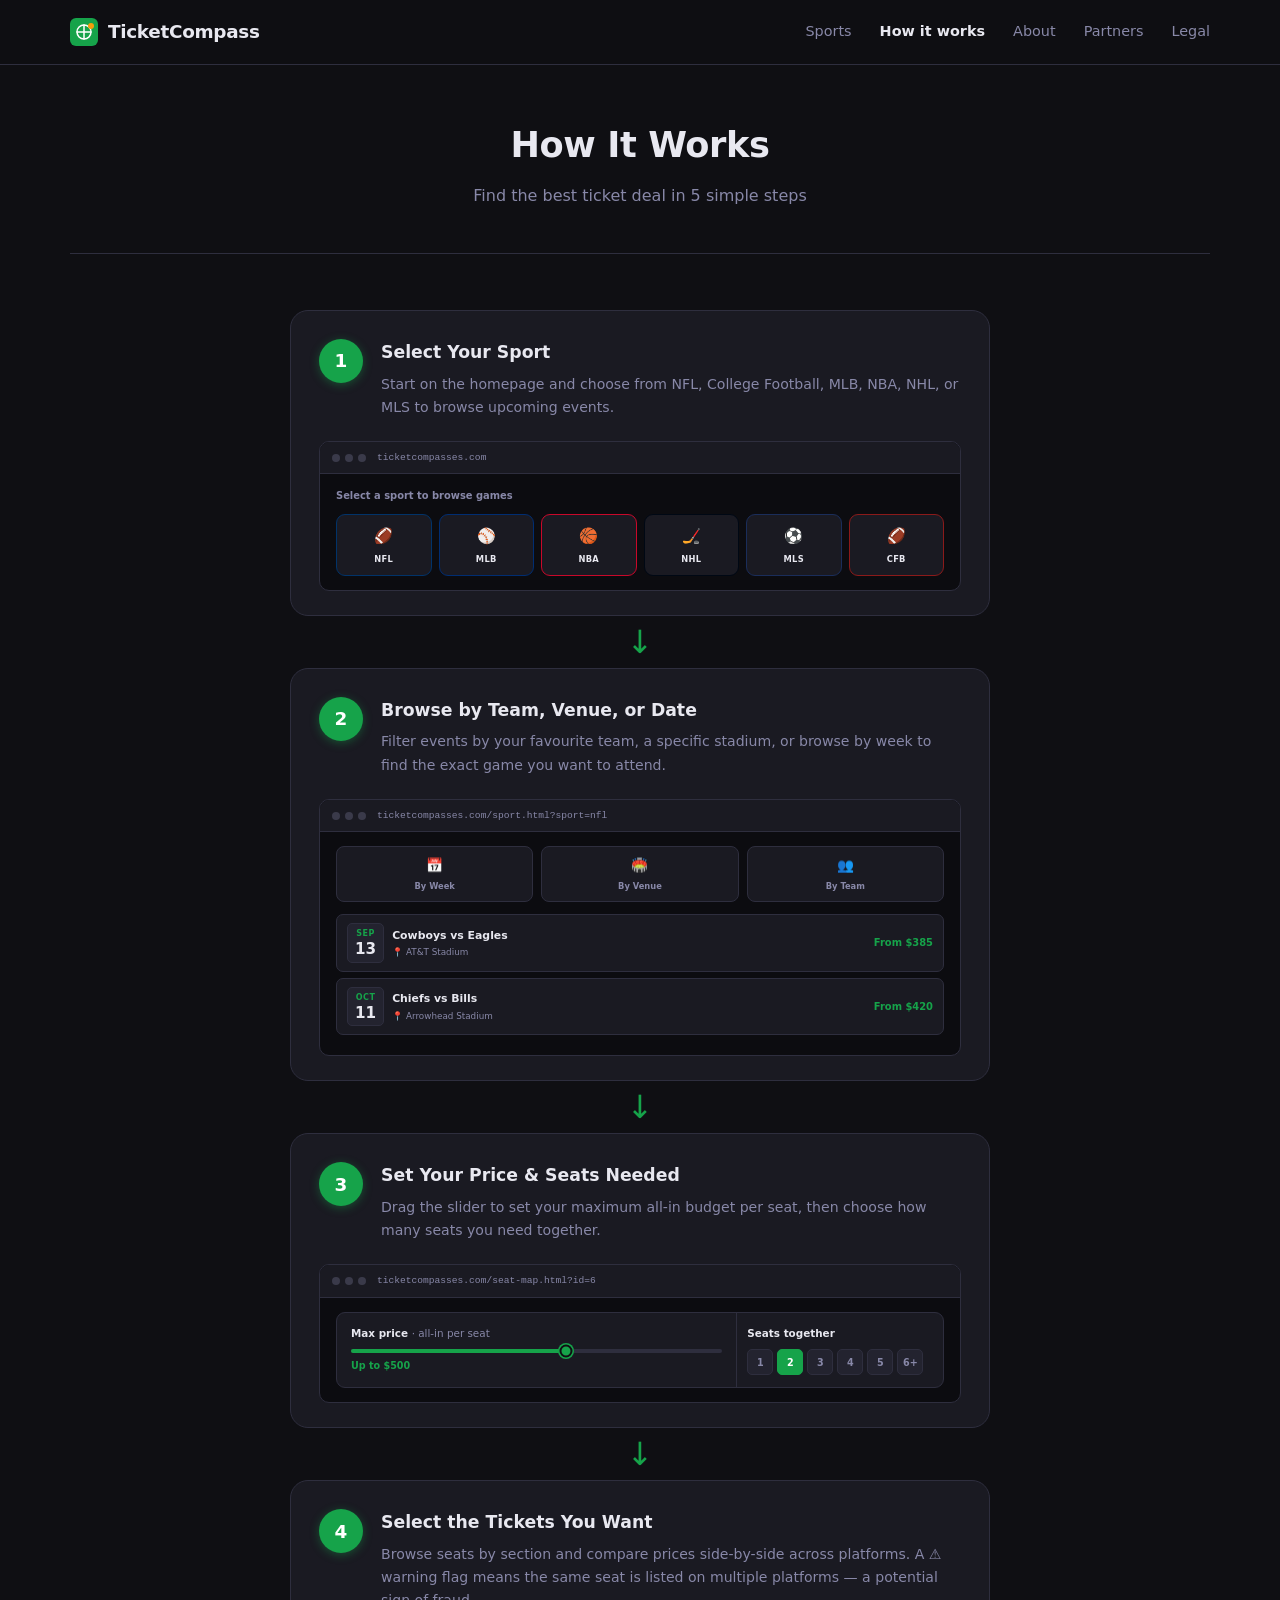
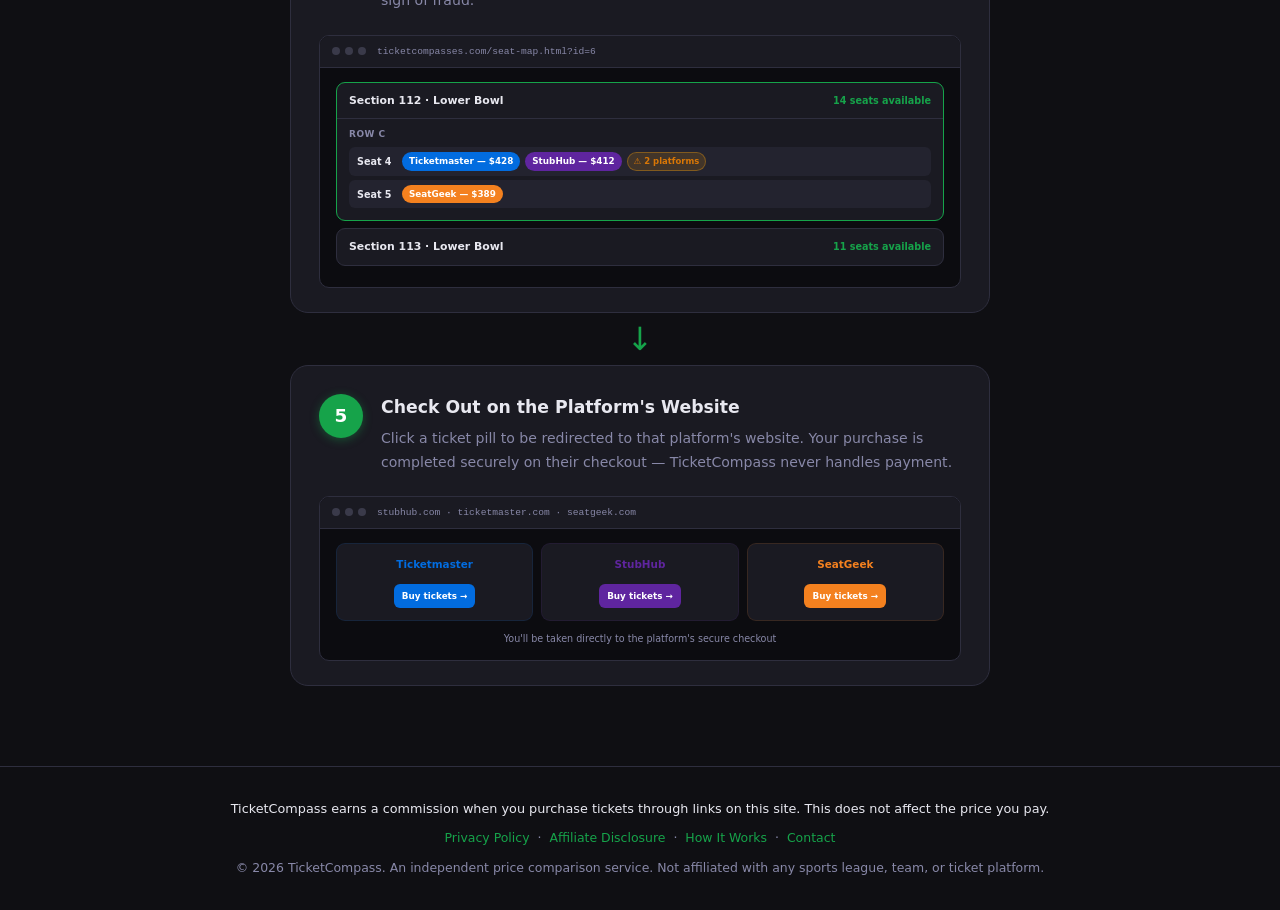
<file: how-it-works.html>
<!DOCTYPE html>
<html lang="en">
<head>
  <meta charset="UTF-8" />
  <meta name="viewport" content="width=device-width, initial-scale=1.0" />
  <link rel="icon" href="data:image/svg+xml,<svg xmlns='http://www.w3.org/2000/svg' viewBox='0 0 28 28'><rect width='28' height='28' rx='6' fill='%2316a34a'/><ellipse cx='14' cy='14' rx='7' ry='7' stroke='%23fff' stroke-width='1.5' fill='none'/><path d='M14 7v14M7 14h14' stroke='%23fff' stroke-width='1.5' stroke-linecap='round'/><circle cx='21' cy='8' r='3' fill='%23f59e0b'/></svg>" />
  <title>How It Works — TicketCompass</title>
  <link rel="stylesheet" href="styles.css" />
  <link rel="stylesheet" href="how-it-works.css" />
</head>
<body>

  <header class="header">
    <div class="container">
      <a href="index.html" class="logo">
        <svg width="28" height="28" viewBox="0 0 28 28" fill="none">
          <rect width="28" height="28" rx="6" fill="#16a34a"/>
          <ellipse cx="14" cy="14" rx="7" ry="7" stroke="#fff" stroke-width="1.5" fill="none"/>
          <path d="M14 7v14M7 14h14" stroke="#fff" stroke-width="1.5" stroke-linecap="round"/>
          <circle cx="21" cy="8" r="3" fill="#f59e0b"/>
        </svg>
        <span>TicketCompass</span>
      </a>
      <nav class="nav">
        <a href="index.html" class="nav-link">Sports</a>
        <a href="how-it-works.html" class="nav-link active">How it works</a>
        <a href="about.html" class="nav-link">About</a>
        <a href="partnerships.html" class="nav-link">Partners</a>
        <a href="privacy-policy.html" class="nav-link">Legal</a>
      </nav>
    </div>
  </header>

  <div class="hiw-page">
    <div class="container">

      <div class="hiw-hero">
        <h1 class="hiw-title">How It Works</h1>
        <p class="hiw-sub">Find the best ticket deal in 5 simple steps</p>
      </div>

      <div class="hiw-flow">

        <!-- ── Step 1 ── -->
        <div class="hiw-step">
          <div class="hiw-step-header">
            <span class="hiw-num">1</span>
            <div>
              <h3 class="hiw-step-title">Select Your Sport</h3>
              <p class="hiw-step-desc">Start on the homepage and choose from NFL, College Football, MLB, NBA, NHL, or MLS to browse upcoming events.</p>
            </div>
          </div>
          <div class="mock-browser">
            <div class="mock-bar">
              <span class="mock-dot"></span><span class="mock-dot"></span><span class="mock-dot"></span>
              <span class="mock-url">ticketcompasses.com</span>
            </div>
            <div class="mock-body">
              <div class="mock-section-label">Select a sport to browse games</div>
              <div class="mock-sport-grid">
                <div class="mock-sport-tile" style="border-color:#013369">🏈<div>NFL</div></div>
                <div class="mock-sport-tile" style="border-color:#002D72">⚾<div>MLB</div></div>
                <div class="mock-sport-tile" style="border-color:#C9082A">🏀<div>NBA</div></div>
                <div class="mock-sport-tile" style="border-color:#000814">🏒<div>NHL</div></div>
                <div class="mock-sport-tile" style="border-color:#1a2d5a">⚽<div>MLS</div></div>
                <div class="mock-sport-tile" style="border-color:#8B1A1A">🏈<div>CFB</div></div>
              </div>
            </div>
          </div>
        </div>

        <div class="hiw-arrow">↓</div>

        <!-- ── Step 2 ── -->
        <div class="hiw-step">
          <div class="hiw-step-header">
            <span class="hiw-num">2</span>
            <div>
              <h3 class="hiw-step-title">Browse by Team, Venue, or Date</h3>
              <p class="hiw-step-desc">Filter events by your favourite team, a specific stadium, or browse by week to find the exact game you want to attend.</p>
            </div>
          </div>
          <div class="mock-browser">
            <div class="mock-bar">
              <span class="mock-dot"></span><span class="mock-dot"></span><span class="mock-dot"></span>
              <span class="mock-url">ticketcompasses.com/sport.html?sport=nfl</span>
            </div>
            <div class="mock-body">
              <div class="mock-browse-cats">
                <div class="mock-browse-cat">📅<div>By Week</div></div>
                <div class="mock-browse-cat">🏟️<div>By Venue</div></div>
                <div class="mock-browse-cat">👥<div>By Team</div></div>
              </div>
              <div class="mock-game-row">
                <div class="mock-game-date">
                  <div class="mock-date-month">SEP</div>
                  <div class="mock-date-day">13</div>
                </div>
                <div class="mock-game-info">
                  <div class="mock-game-title">Cowboys vs Eagles</div>
                  <div class="mock-game-venue">📍 AT&T Stadium</div>
                </div>
                <div class="mock-game-price">From $385</div>
              </div>
              <div class="mock-game-row">
                <div class="mock-game-date">
                  <div class="mock-date-month">OCT</div>
                  <div class="mock-date-day">11</div>
                </div>
                <div class="mock-game-info">
                  <div class="mock-game-title">Chiefs vs Bills</div>
                  <div class="mock-game-venue">📍 Arrowhead Stadium</div>
                </div>
                <div class="mock-game-price">From $420</div>
              </div>
            </div>
          </div>
        </div>

        <div class="hiw-arrow">↓</div>

        <!-- ── Step 3 ── -->
        <div class="hiw-step">
          <div class="hiw-step-header">
            <span class="hiw-num">3</span>
            <div>
              <h3 class="hiw-step-title">Set Your Price &amp; Seats Needed</h3>
              <p class="hiw-step-desc">Drag the slider to set your maximum all-in budget per seat, then choose how many seats you need together.</p>
            </div>
          </div>
          <div class="mock-browser">
            <div class="mock-bar">
              <span class="mock-dot"></span><span class="mock-dot"></span><span class="mock-dot"></span>
              <span class="mock-url">ticketcompasses.com/seat-map.html?id=6</span>
            </div>
            <div class="mock-body">
              <div class="mock-filters">
                <div class="mock-filter-left">
                  <div class="mock-filter-label">Max price <span style="color:#8888a8;font-weight:400">· all-in per seat</span></div>
                  <div class="mock-slider-track">
                    <div class="mock-slider-fill" style="width:58%"></div>
                    <div class="mock-slider-thumb" style="left:58%"></div>
                  </div>
                  <div class="mock-filter-value">Up to $500</div>
                </div>
                <div class="mock-filter-divider"></div>
                <div class="mock-filter-right">
                  <div class="mock-filter-label">Seats together</div>
                  <div class="mock-seat-tiles">
                    <div class="mock-seat-tile">1</div>
                    <div class="mock-seat-tile active">2</div>
                    <div class="mock-seat-tile">3</div>
                    <div class="mock-seat-tile">4</div>
                    <div class="mock-seat-tile">5</div>
                    <div class="mock-seat-tile">6+</div>
                  </div>
                </div>
              </div>
            </div>
          </div>
        </div>

        <div class="hiw-arrow">↓</div>

        <!-- ── Step 4 ── -->
        <div class="hiw-step">
          <div class="hiw-step-header">
            <span class="hiw-num">4</span>
            <div>
              <h3 class="hiw-step-title">Select the Tickets You Want</h3>
              <p class="hiw-step-desc">Browse seats by section and compare prices side-by-side across platforms. A ⚠️ warning flag means the same seat is listed on multiple platforms — a potential sign of fraud.</p>
            </div>
          </div>
          <div class="mock-browser">
            <div class="mock-bar">
              <span class="mock-dot"></span><span class="mock-dot"></span><span class="mock-dot"></span>
              <span class="mock-url">ticketcompasses.com/seat-map.html?id=6</span>
            </div>
            <div class="mock-body">
              <div class="mock-accordion open">
                <div class="mock-acc-header">
                  <span class="mock-acc-title">Section 112 · Lower Bowl</span>
                  <span class="mock-acc-avail">14 seats available</span>
                </div>
                <div class="mock-acc-body">
                  <div class="mock-row-label">Row C</div>
                  <div class="mock-ticket-entry">
                    <span class="mock-seat-lbl">Seat 4</span>
                    <span class="mock-pill tm">Ticketmaster — $428</span>
                    <span class="mock-pill sh">StubHub — $412</span>
                    <span class="mock-caution">⚠️ 2 platforms</span>
                  </div>
                  <div class="mock-ticket-entry">
                    <span class="mock-seat-lbl">Seat 5</span>
                    <span class="mock-pill sg">SeatGeek — $389</span>
                  </div>
                </div>
              </div>
              <div class="mock-accordion">
                <div class="mock-acc-header">
                  <span class="mock-acc-title">Section 113 · Lower Bowl</span>
                  <span class="mock-acc-avail">11 seats available</span>
                </div>
              </div>
            </div>
          </div>
        </div>

        <div class="hiw-arrow">↓</div>

        <!-- ── Step 5 ── -->
        <div class="hiw-step">
          <div class="hiw-step-header">
            <span class="hiw-num">5</span>
            <div>
              <h3 class="hiw-step-title">Check Out on the Platform's Website</h3>
              <p class="hiw-step-desc">Click a ticket pill to be redirected to that platform's website. Your purchase is completed securely on their checkout — TicketCompass never handles payment.</p>
            </div>
          </div>
          <div class="mock-browser">
            <div class="mock-bar">
              <span class="mock-dot"></span><span class="mock-dot"></span><span class="mock-dot"></span>
              <span class="mock-url">stubhub.com · ticketmaster.com · seatgeek.com</span>
            </div>
            <div class="mock-body mock-checkout-body">
              <div class="mock-redirect-row">
                <div class="mock-redirect-card" style="border-color:#026cdf22">
                  <div class="mock-redirect-name" style="color:#026cdf">Ticketmaster</div>
                  <div class="mock-redirect-btn" style="background:#026cdf">Buy tickets →</div>
                </div>
                <div class="mock-redirect-card" style="border-color:#5f259f22">
                  <div class="mock-redirect-name" style="color:#5f259f">StubHub</div>
                  <div class="mock-redirect-btn" style="background:#5f259f">Buy tickets →</div>
                </div>
                <div class="mock-redirect-card" style="border-color:#f4811f22">
                  <div class="mock-redirect-name" style="color:#f4811f">SeatGeek</div>
                  <div class="mock-redirect-btn" style="background:#f4811f">Buy tickets →</div>
                </div>
              </div>
              <div class="mock-redirect-note">You'll be taken directly to the platform's secure checkout</div>
            </div>
          </div>
        </div>

      </div>
    </div>
  </div>

  <footer class="footer">
    <div class="container">
      <p class="footer-disclosure">TicketCompass earns a commission when you purchase tickets through links on this site. This does not affect the price you pay.</p>
      <p class="footer-links">
        <a href="privacy-policy.html">Privacy Policy</a> &nbsp;·&nbsp;
        <a href="privacy-policy.html#affiliate-disclosure">Affiliate Disclosure</a> &nbsp;·&nbsp;
        <a href="how-it-works.html">How It Works</a> &nbsp;·&nbsp;
        <a href="contact.html">Contact</a>
      </p>
      <p>© 2026 TicketCompass. An independent price comparison service. Not affiliated with any sports league, team, or ticket platform.</p>
    </div>
  </footer>

</body>
</html>
</file>
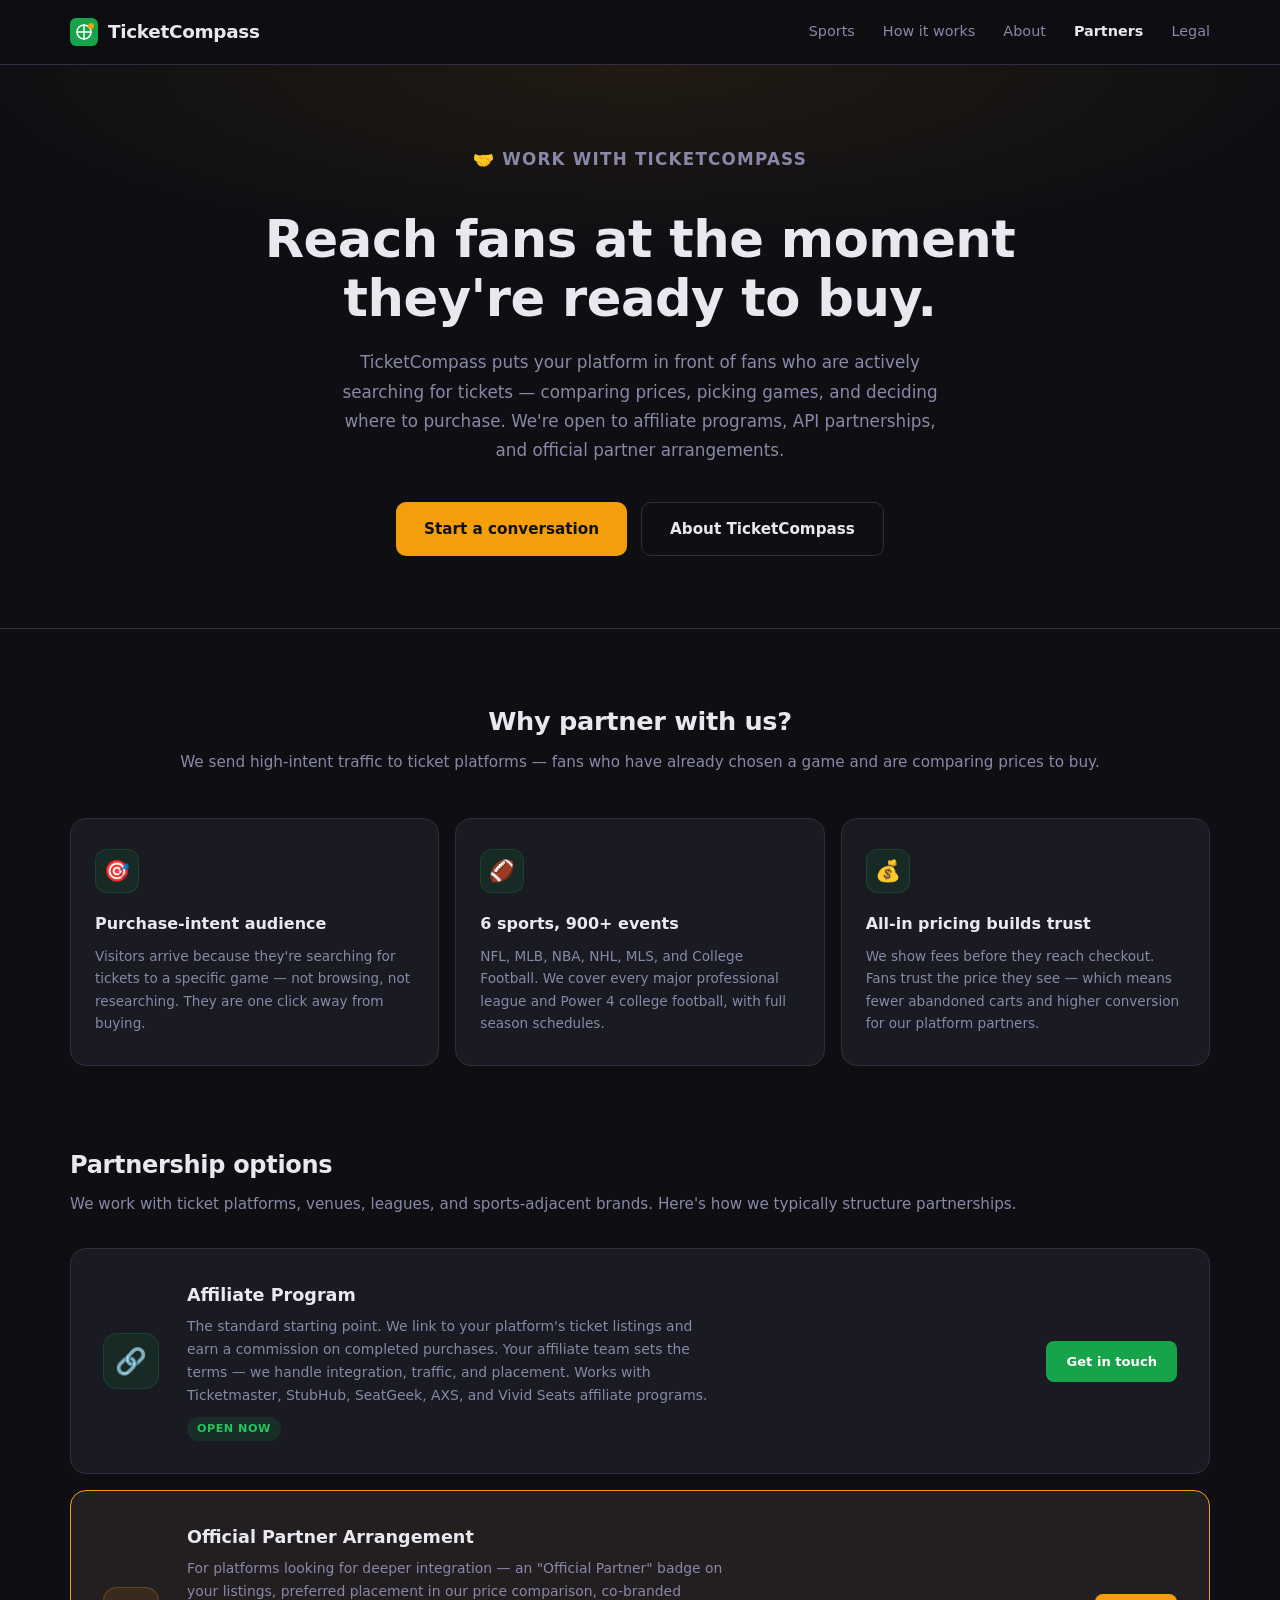
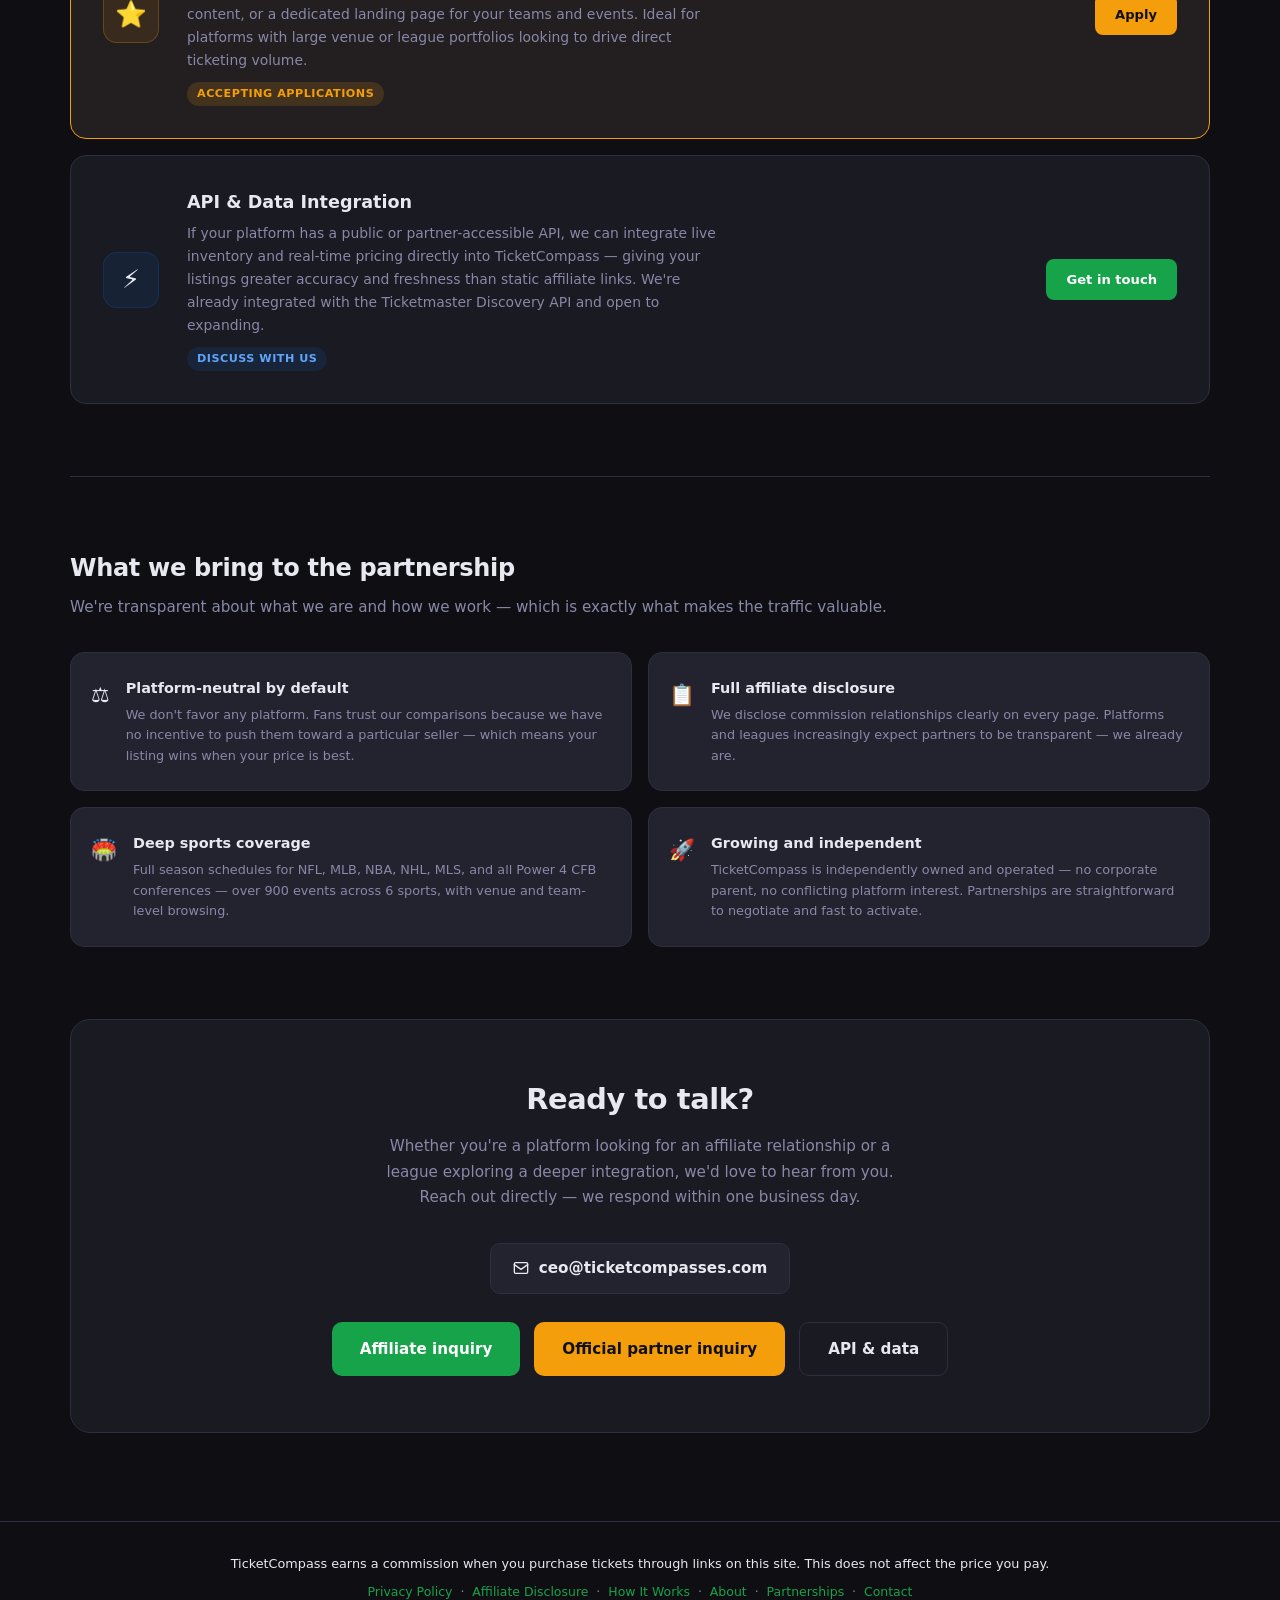
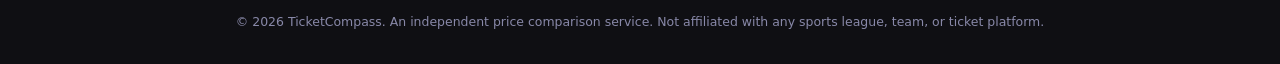
<file: partnerships.html>
<!DOCTYPE html>
<html lang="en">
<head>
  <meta charset="UTF-8" />
  <meta name="viewport" content="width=device-width, initial-scale=1.0" />
  <link rel="icon" href="data:image/svg+xml,<svg xmlns='http://www.w3.org/2000/svg' viewBox='0 0 28 28'><rect width='28' height='28' rx='6' fill='%2316a34a'/><ellipse cx='14' cy='14' rx='7' ry='7' stroke='%23fff' stroke-width='1.5' fill='none'/><path d='M14 7v14M7 14h14' stroke='%23fff' stroke-width='1.5' stroke-linecap='round'/><circle cx='21' cy='8' r='3' fill='%23f59e0b'/></svg>" />
  <title>Partnerships — TicketCompass</title>
  <link rel="stylesheet" href="styles.css?v=9" />
  <style>
    /* ── Hero ── */
    .partners-hero {
      padding: 80px 0 72px;
      text-align: center;
      background: radial-gradient(ellipse 80% 50% at 50% 0%, rgba(245,158,11,.08) 0%, transparent 65%);
      border-bottom: 1px solid var(--border);
    }
    .partners-eyebrow {
      display: inline-flex;
      align-items: center;
      gap: 8px;
      font-size: .75rem;
      font-weight: 700;
      text-transform: uppercase;
      letter-spacing: 1.2px;
      color: var(--accent);
      margin-bottom: 20px;
    }
    .partners-hero h1 {
      font-size: clamp(2rem, 5vw, 3.2rem);
      font-weight: 800;
      letter-spacing: -.5px;
      line-height: 1.15;
      margin-bottom: 20px;
    }
    .partners-hero p {
      font-size: 1.05rem;
      color: var(--muted);
      max-width: 600px;
      margin: 0 auto 36px;
      line-height: 1.75;
    }
    .hero-cta-row {
      display: flex;
      gap: 14px;
      justify-content: center;
      flex-wrap: wrap;
    }
    .btn-accent {
      display: inline-flex;
      align-items: center;
      background: var(--accent);
      color: #111;
      font-weight: 800;
      font-size: .95rem;
      padding: 14px 28px;
      border-radius: 10px;
      text-decoration: none;
      transition: opacity .15s;
      white-space: nowrap;
    }
    .btn-accent:hover { opacity: .88; }
    .btn-ghost {
      display: inline-flex;
      align-items: center;
      background: transparent;
      color: var(--text);
      font-weight: 600;
      font-size: .95rem;
      padding: 14px 28px;
      border-radius: 10px;
      border: 1px solid var(--border);
      text-decoration: none;
      transition: border-color .15s;
      white-space: nowrap;
    }
    .btn-ghost:hover { border-color: var(--accent); color: var(--accent); }

    /* ── Body ── */
    .partners-body { padding: 72px 0 88px; }

    /* ── Value props ── */
    .value-heading {
      text-align: center;
      font-size: 1.6rem;
      font-weight: 800;
      letter-spacing: -.3px;
      margin-bottom: 8px;
    }
    .value-sub {
      text-align: center;
      color: var(--muted);
      font-size: .95rem;
      margin-bottom: 44px;
    }
    .value-grid {
      display: grid;
      grid-template-columns: repeat(3, 1fr);
      gap: 16px;
      margin-bottom: 80px;
    }
    @media (max-width: 720px) {
      .value-grid { grid-template-columns: 1fr; }
    }
    .value-card {
      background: var(--surface);
      border: 1px solid var(--border);
      border-radius: 16px;
      padding: 30px 24px;
    }
    .value-icon {
      width: 44px;
      height: 44px;
      background: rgba(22,163,74,.12);
      border: 1px solid rgba(22,163,74,.2);
      border-radius: 12px;
      display: flex;
      align-items: center;
      justify-content: center;
      font-size: 1.3rem;
      margin-bottom: 18px;
    }
    .value-title {
      font-size: 1rem;
      font-weight: 700;
      color: var(--text);
      margin-bottom: 8px;
    }
    .value-desc {
      font-size: .85rem;
      color: var(--muted);
      line-height: 1.65;
    }

    /* ── Partnership types ── */
    .types-heading {
      font-size: 1.5rem;
      font-weight: 800;
      letter-spacing: -.3px;
      margin-bottom: 8px;
    }
    .types-sub {
      color: var(--muted);
      font-size: .95rem;
      margin-bottom: 32px;
    }
    .type-card {
      background: var(--surface);
      border: 1px solid var(--border);
      border-radius: 16px;
      padding: 32px;
      margin-bottom: 16px;
      display: grid;
      grid-template-columns: auto 1fr auto;
      gap: 28px;
      align-items: center;
    }
    @media (max-width: 640px) {
      .type-card { grid-template-columns: 1fr; gap: 18px; }
    }
    .type-card.featured {
      border-color: var(--accent);
      background: color-mix(in srgb, var(--accent) 4%, var(--surface));
    }
    .type-icon-wrap {
      width: 56px;
      height: 56px;
      border-radius: 14px;
      display: flex;
      align-items: center;
      justify-content: center;
      font-size: 1.6rem;
      flex-shrink: 0;
    }
    .type-icon-wrap.green  { background: rgba(22,163,74,.12);  border: 1px solid rgba(22,163,74,.2); }
    .type-icon-wrap.blue   { background: rgba(2,108,223,.1);   border: 1px solid rgba(2,108,223,.2); }
    .type-icon-wrap.amber  { background: rgba(245,158,11,.1);  border: 1px solid rgba(245,158,11,.25); }
    .type-name {
      font-size: 1.1rem;
      font-weight: 800;
      margin-bottom: 6px;
    }
    .type-desc {
      font-size: .87rem;
      color: var(--muted);
      line-height: 1.65;
      max-width: 540px;
    }
    .type-badge {
      display: inline-block;
      margin-top: 10px;
      font-size: .7rem;
      font-weight: 700;
      text-transform: uppercase;
      letter-spacing: .5px;
      padding: 3px 10px;
      border-radius: 999px;
    }
    .badge-green { background: rgba(22,163,74,.15); color: #22c55e; }
    .badge-amber { background: rgba(245,158,11,.15); color: var(--accent); }
    .badge-blue  { background: rgba(2,108,223,.12);  color: #60a5fa; }
    .type-cta {
      flex-shrink: 0;
    }
    .btn-sm {
      display: inline-flex;
      align-items: center;
      background: var(--primary);
      color: #fff;
      font-weight: 700;
      font-size: .82rem;
      padding: 10px 20px;
      border-radius: 8px;
      text-decoration: none;
      white-space: nowrap;
      transition: background .15s;
    }
    .btn-sm:hover { background: var(--primary-dark); }
    .btn-sm.amber {
      background: var(--accent);
      color: #111;
    }
    .btn-sm.amber:hover { opacity: .88; }

    /* ── Divider ── */
    .section-divider {
      border: none;
      border-top: 1px solid var(--border);
      margin: 72px 0;
    }

    /* ── Why section ── */
    .why-partners-grid {
      display: grid;
      grid-template-columns: repeat(2, 1fr);
      gap: 16px;
      margin-top: 32px;
    }
    @media (max-width: 560px) {
      .why-partners-grid { grid-template-columns: 1fr; }
    }
    .why-p-card {
      background: var(--surface2);
      border: 1px solid var(--border);
      border-radius: 14px;
      padding: 24px 20px;
      display: flex;
      gap: 16px;
      align-items: flex-start;
    }
    .why-p-icon {
      font-size: 1.3rem;
      flex-shrink: 0;
      margin-top: 2px;
    }
    .why-p-title {
      font-size: .9rem;
      font-weight: 700;
      color: var(--text);
      margin-bottom: 5px;
    }
    .why-p-desc {
      font-size: .8rem;
      color: var(--muted);
      line-height: 1.6;
    }

    /* ── Contact CTA ── */
    .partners-cta {
      background: var(--surface);
      border: 1px solid var(--border);
      border-radius: 20px;
      padding: 56px 48px;
      text-align: center;
      margin-top: 72px;
    }
    .partners-cta h2 {
      font-size: 1.8rem;
      font-weight: 800;
      letter-spacing: -.4px;
      margin-bottom: 12px;
    }
    .partners-cta p {
      color: var(--muted);
      font-size: .95rem;
      line-height: 1.7;
      max-width: 520px;
      margin: 0 auto 32px;
    }
    .partners-cta .email-display {
      display: inline-flex;
      align-items: center;
      gap: 10px;
      background: var(--surface2);
      border: 1px solid var(--border);
      border-radius: 10px;
      padding: 12px 22px;
      font-size: .95rem;
      font-weight: 600;
      color: var(--text);
      text-decoration: none;
      margin-bottom: 28px;
      transition: border-color .15s;
    }
    .partners-cta .email-display:hover { border-color: var(--primary); color: var(--primary); }
    .partners-cta-btns {
      display: flex;
      gap: 14px;
      justify-content: center;
      flex-wrap: wrap;
    }
    .btn-primary-lg {
      display: inline-flex;
      align-items: center;
      background: var(--primary);
      color: #fff;
      font-weight: 700;
      font-size: .95rem;
      padding: 14px 28px;
      border-radius: 10px;
      text-decoration: none;
      transition: background .15s;
      white-space: nowrap;
    }
    .btn-primary-lg:hover { background: var(--primary-dark); }
    .btn-outline-lg {
      display: inline-flex;
      align-items: center;
      background: transparent;
      color: var(--text);
      font-weight: 600;
      font-size: .95rem;
      padding: 14px 28px;
      border-radius: 10px;
      border: 1px solid var(--border);
      text-decoration: none;
      transition: border-color .15s, color .15s;
      white-space: nowrap;
    }
    .btn-outline-lg:hover { border-color: var(--primary); color: var(--primary); }

    @media (max-width: 560px) {
      .partners-cta { padding: 36px 24px; }
      .partners-cta h2 { font-size: 1.4rem; }
    }
  </style>
</head>
<body>

  <header class="header">
    <div class="container">
      <a href="index.html" class="logo">
        <svg width="28" height="28" viewBox="0 0 28 28" fill="none">
          <rect width="28" height="28" rx="6" fill="#16a34a"/>
          <ellipse cx="14" cy="14" rx="7" ry="7" stroke="#fff" stroke-width="1.5" fill="none"/>
          <path d="M14 7v14M7 14h14" stroke="#fff" stroke-width="1.5" stroke-linecap="round"/>
          <circle cx="21" cy="8" r="3" fill="#f59e0b"/>
        </svg>
        <span>TicketCompass</span>
      </a>
      <nav class="nav">
        <a href="index.html" class="nav-link">Sports</a>
        <a href="how-it-works.html" class="nav-link">How it works</a>
        <a href="about.html" class="nav-link">About</a>
        <a href="partnerships.html" class="nav-link active">Partners</a>
        <a href="privacy-policy.html" class="nav-link">Legal</a>
      </nav>
    </div>
  </header>

  <!-- Hero -->
  <div class="partners-hero">
    <div class="container">
      <p class="partners-eyebrow">🤝 Work with TicketCompass</p>
      <h1>Reach fans at the moment<br>they're ready to buy.</h1>
      <p>TicketCompass puts your platform in front of fans who are actively searching for tickets — comparing prices, picking games, and deciding where to purchase. We're open to affiliate programs, API partnerships, and official partner arrangements.</p>
      <div class="hero-cta-row">
        <a href="mailto:ceo@ticketcompasses.com?subject=Partnership Inquiry" class="btn-accent">Start a conversation</a>
        <a href="about.html" class="btn-ghost">About TicketCompass</a>
      </div>
    </div>
  </div>

  <div class="partners-body">
    <div class="container">

      <!-- Why partner: value props -->
      <h2 class="value-heading">Why partner with us?</h2>
      <p class="value-sub">We send high-intent traffic to ticket platforms — fans who have already chosen a game and are comparing prices to buy.</p>

      <div class="value-grid">
        <div class="value-card">
          <div class="value-icon">🎯</div>
          <div class="value-title">Purchase-intent audience</div>
          <div class="value-desc">Visitors arrive because they're searching for tickets to a specific game — not browsing, not researching. They are one click away from buying.</div>
        </div>
        <div class="value-card">
          <div class="value-icon">🏈</div>
          <div class="value-title">6 sports, 900+ events</div>
          <div class="value-desc">NFL, MLB, NBA, NHL, MLS, and College Football. We cover every major professional league and Power 4 college football, with full season schedules.</div>
        </div>
        <div class="value-card">
          <div class="value-icon">💰</div>
          <div class="value-title">All-in pricing builds trust</div>
          <div class="value-desc">We show fees before they reach checkout. Fans trust the price they see — which means fewer abandoned carts and higher conversion for our platform partners.</div>
        </div>
      </div>

      <!-- Partnership types -->
      <h2 class="types-heading">Partnership options</h2>
      <p class="types-sub">We work with ticket platforms, venues, leagues, and sports-adjacent brands. Here's how we typically structure partnerships.</p>

      <!-- Affiliate -->
      <div class="type-card">
        <div class="type-icon-wrap green">🔗</div>
        <div>
          <div class="type-name">Affiliate Program</div>
          <div class="type-desc">The standard starting point. We link to your platform's ticket listings and earn a commission on completed purchases. Your affiliate team sets the terms — we handle integration, traffic, and placement. Works with Ticketmaster, StubHub, SeatGeek, AXS, and Vivid Seats affiliate programs.</div>
          <span class="type-badge badge-green">Open now</span>
        </div>
        <div class="type-cta">
          <a href="mailto:ceo@ticketcompasses.com?subject=Affiliate Program Inquiry" class="btn-sm">Get in touch</a>
        </div>
      </div>

      <!-- Official Partner -->
      <div class="type-card featured">
        <div class="type-icon-wrap amber">⭐</div>
        <div>
          <div class="type-name">Official Partner Arrangement</div>
          <div class="type-desc">For platforms looking for deeper integration — an "Official Partner" badge on your listings, preferred placement in our price comparison, co-branded content, or a dedicated landing page for your teams and events. Ideal for platforms with large venue or league portfolios looking to drive direct ticketing volume.</div>
          <span class="type-badge badge-amber">Accepting applications</span>
        </div>
        <div class="type-cta">
          <a href="mailto:ceo@ticketcompasses.com?subject=Official Partner Inquiry" class="btn-sm amber">Apply</a>
        </div>
      </div>

      <!-- API / Data -->
      <div class="type-card">
        <div class="type-icon-wrap blue">⚡</div>
        <div>
          <div class="type-name">API & Data Integration</div>
          <div class="type-desc">If your platform has a public or partner-accessible API, we can integrate live inventory and real-time pricing directly into TicketCompass — giving your listings greater accuracy and freshness than static affiliate links. We're already integrated with the Ticketmaster Discovery API and open to expanding.</div>
          <span class="type-badge badge-blue">Discuss with us</span>
        </div>
        <div class="type-cta">
          <a href="mailto:ceo@ticketcompasses.com?subject=API Integration Inquiry" class="btn-sm">Get in touch</a>
        </div>
      </div>

      <hr class="section-divider" />

      <!-- Why work with us -->
      <h2 class="types-heading">What we bring to the partnership</h2>
      <p class="types-sub">We're transparent about what we are and how we work — which is exactly what makes the traffic valuable.</p>

      <div class="why-partners-grid">
        <div class="why-p-card">
          <div class="why-p-icon">⚖️</div>
          <div>
            <div class="why-p-title">Platform-neutral by default</div>
            <div class="why-p-desc">We don't favor any platform. Fans trust our comparisons because we have no incentive to push them toward a particular seller — which means your listing wins when your price is best.</div>
          </div>
        </div>
        <div class="why-p-card">
          <div class="why-p-icon">📋</div>
          <div>
            <div class="why-p-title">Full affiliate disclosure</div>
            <div class="why-p-desc">We disclose commission relationships clearly on every page. Platforms and leagues increasingly expect partners to be transparent — we already are.</div>
          </div>
        </div>
        <div class="why-p-card">
          <div class="why-p-icon">🏟️</div>
          <div>
            <div class="why-p-title">Deep sports coverage</div>
            <div class="why-p-desc">Full season schedules for NFL, MLB, NBA, NHL, MLS, and all Power 4 CFB conferences — over 900 events across 6 sports, with venue and team-level browsing.</div>
          </div>
        </div>
        <div class="why-p-card">
          <div class="why-p-icon">🚀</div>
          <div>
            <div class="why-p-title">Growing and independent</div>
            <div class="why-p-desc">TicketCompass is independently owned and operated — no corporate parent, no conflicting platform interest. Partnerships are straightforward to negotiate and fast to activate.</div>
          </div>
        </div>
      </div>

      <!-- CTA -->
      <div class="partners-cta">
        <h2>Ready to talk?</h2>
        <p>Whether you're a platform looking for an affiliate relationship or a league exploring a deeper integration, we'd love to hear from you. Reach out directly — we respond within one business day.</p>
        <a href="mailto:ceo@ticketcompasses.com?subject=Partnership Inquiry" class="email-display">
          <svg width="16" height="16" viewBox="0 0 24 24" fill="none" stroke="currentColor" stroke-width="2" stroke-linecap="round" stroke-linejoin="round"><rect x="2" y="4" width="20" height="16" rx="2"/><path d="M22 7l-10 7L2 7"/></svg>
          ceo@ticketcompasses.com
        </a>
        <div class="partners-cta-btns">
          <a href="mailto:ceo@ticketcompasses.com?subject=Partnership Inquiry — Affiliate Program" class="btn-primary-lg">Affiliate inquiry</a>
          <a href="mailto:ceo@ticketcompasses.com?subject=Partnership Inquiry — Official Partner" class="btn-primary-lg" style="background:var(--accent);color:#111">Official partner inquiry</a>
          <a href="mailto:ceo@ticketcompasses.com?subject=Partnership Inquiry — API Integration" class="btn-outline-lg">API &amp; data</a>
        </div>
      </div>

    </div>
  </div>

  <footer class="footer">
    <div class="container">
      <p class="footer-disclosure">TicketCompass earns a commission when you purchase tickets through links on this site. This does not affect the price you pay.</p>
      <p class="footer-links">
        <a href="privacy-policy.html">Privacy Policy</a> &nbsp;·&nbsp;
        <a href="privacy-policy.html#affiliate-disclosure">Affiliate Disclosure</a> &nbsp;·&nbsp;
        <a href="how-it-works.html">How It Works</a> &nbsp;·&nbsp;
        <a href="about.html">About</a> &nbsp;·&nbsp;
        <a href="partnerships.html">Partnerships</a> &nbsp;·&nbsp;
        <a href="contact.html">Contact</a>
      </p>
      <p>© 2026 TicketCompass. An independent price comparison service. Not affiliated with any sports league, team, or ticket platform.</p>
    </div>
  </footer>

</body>
</html>
</file>
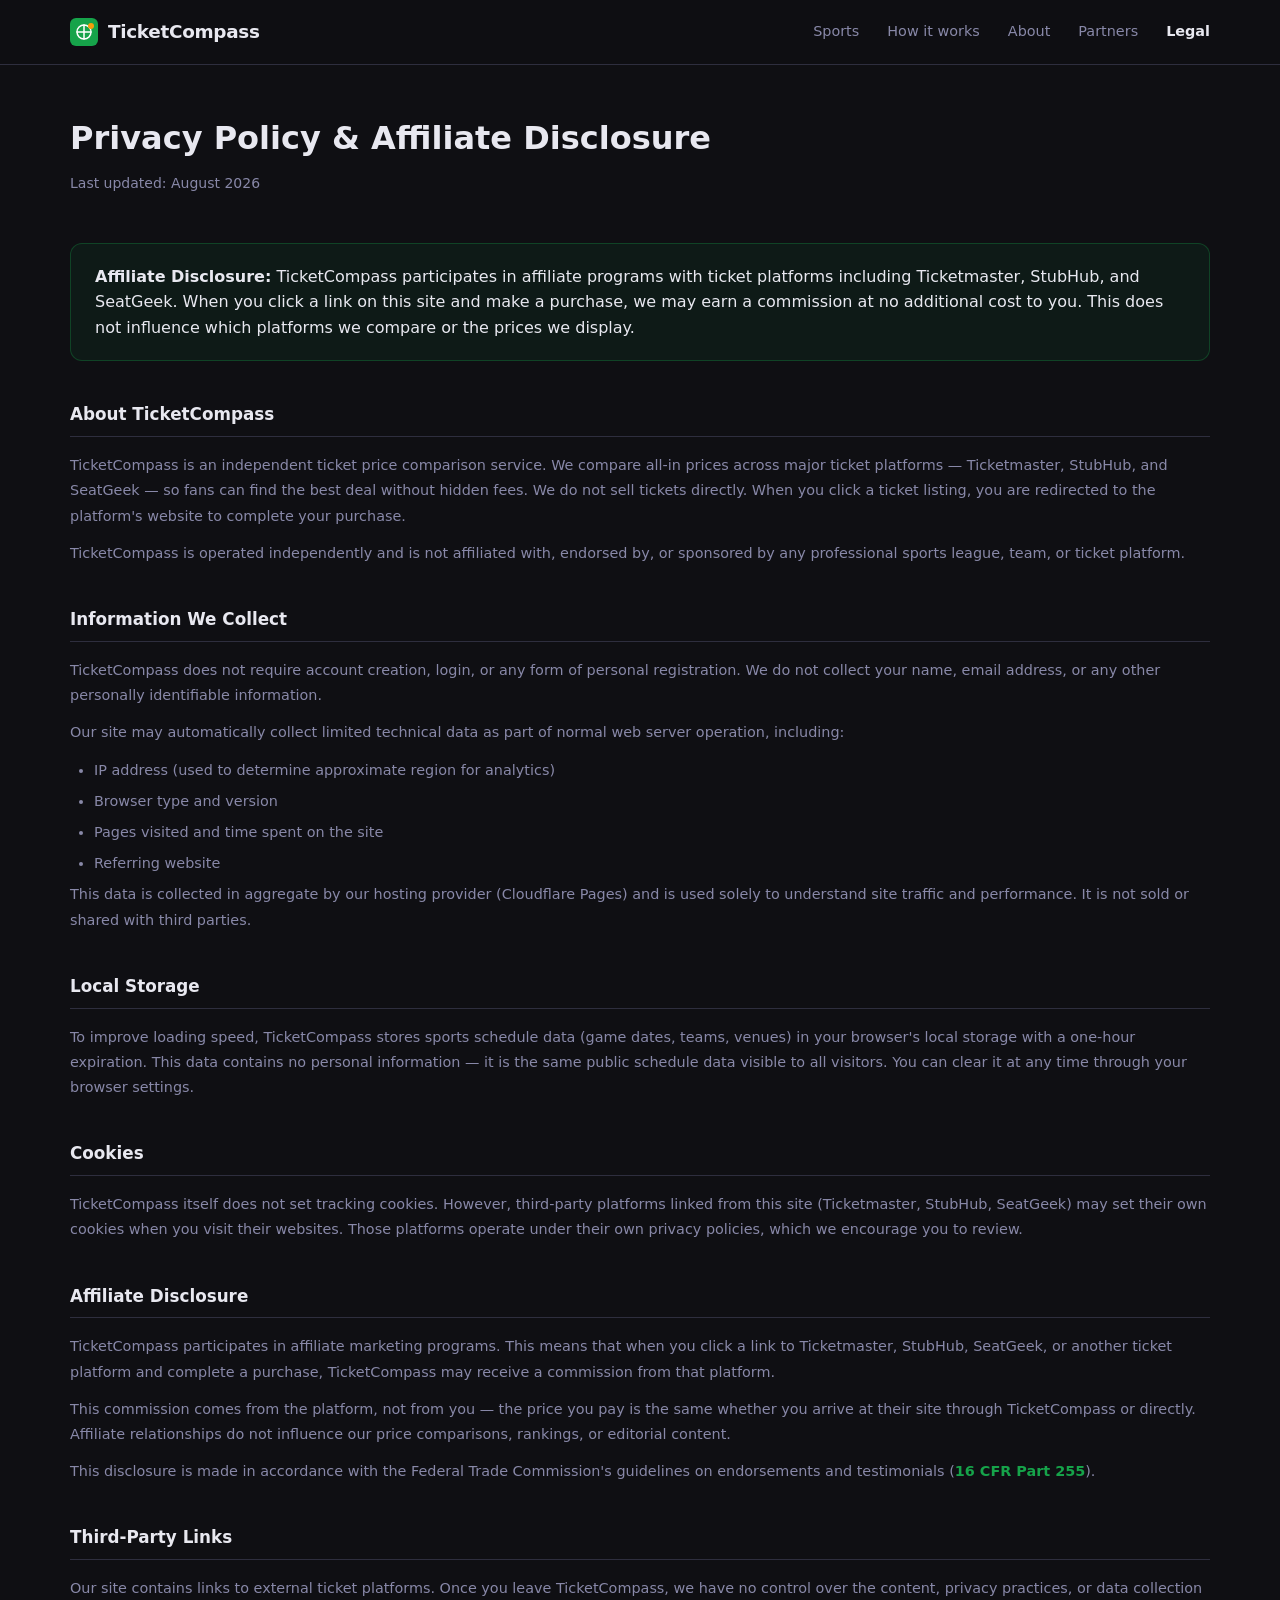
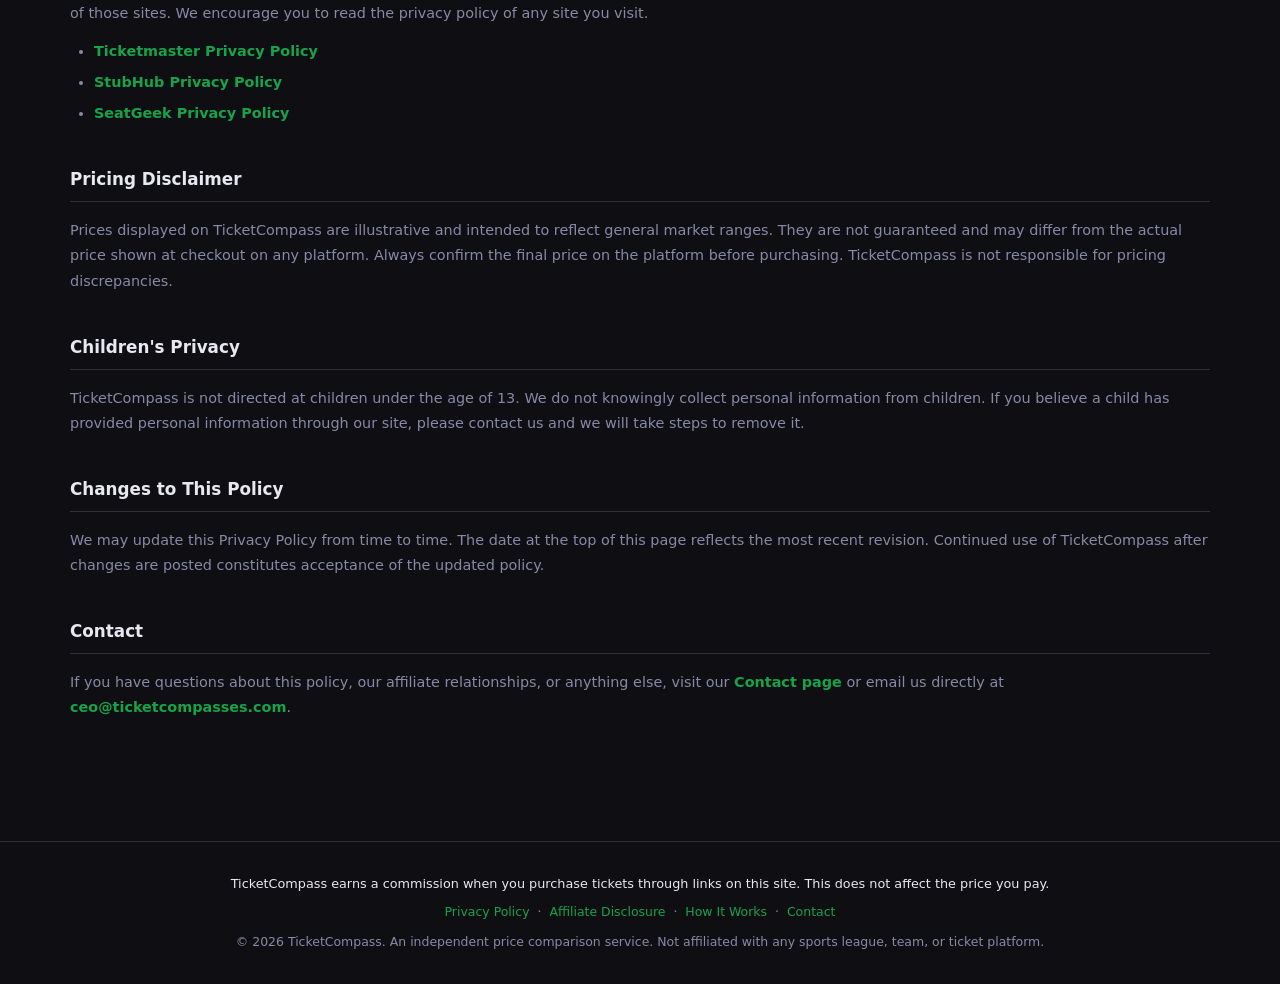
<file: privacy-policy.html>
<!DOCTYPE html>
<html lang="en">
<head>
  <meta charset="UTF-8" />
  <meta name="viewport" content="width=device-width, initial-scale=1.0" />
  <link rel="icon" href="data:image/svg+xml,<svg xmlns='http://www.w3.org/2000/svg' viewBox='0 0 28 28'><rect width='28' height='28' rx='6' fill='%2316a34a'/><ellipse cx='14' cy='14' rx='7' ry='7' stroke='%23fff' stroke-width='1.5' fill='none'/><path d='M14 7v14M7 14h14' stroke='%23fff' stroke-width='1.5' stroke-linecap='round'/><circle cx='21' cy='8' r='3' fill='%23f59e0b'/></svg>" />
  <title>Privacy Policy &amp; Affiliate Disclosure — TicketCompass</title>
  <link rel="stylesheet" href="styles.css" />
  <style>
    .policy-page { padding: 48px 0 80px; }
    .policy-page h1 { font-size: 2rem; font-weight: 800; color: var(--text); margin-bottom: 8px; }
    .policy-page .last-updated { color: var(--muted); font-size: .875rem; margin-bottom: 48px; }
    .policy-section { margin-bottom: 40px; }
    .policy-section h2 {
      font-size: 1.05rem; font-weight: 700; color: var(--text);
      border-bottom: 1px solid var(--border); padding-bottom: 8px; margin-bottom: 16px;
    }
    .policy-section p, .policy-section li { color: var(--muted); line-height: 1.75; margin-bottom: 12px; font-size: .9rem; }
    .policy-section ul { padding-left: 1.5rem; }
    .policy-section li { margin-bottom: 6px; }
    .policy-section a { color: var(--primary); font-weight: 600; text-decoration: none; }
    .policy-section a:hover { text-decoration: underline; }
    .disclosure-box {
      background: rgba(22,163,74,.08);
      border: 1px solid rgba(22,163,74,.3);
      border-radius: 12px;
      padding: 20px 24px;
      margin-bottom: 40px;
    }
    .disclosure-box p { color: var(--text); font-weight: 500; margin-bottom: 0; line-height: 1.6; }
  </style>
</head>
<body>

  <header class="header">
    <div class="container">
      <a href="index.html" class="logo">
        <svg width="28" height="28" viewBox="0 0 28 28" fill="none">
          <rect width="28" height="28" rx="6" fill="#16a34a"/>
          <ellipse cx="14" cy="14" rx="7" ry="7" stroke="#fff" stroke-width="1.5" fill="none"/>
          <path d="M14 7v14M7 14h14" stroke="#fff" stroke-width="1.5" stroke-linecap="round"/>
          <circle cx="21" cy="8" r="3" fill="#f59e0b"/>
        </svg>
        <span>TicketCompass</span>
      </a>
      <nav class="nav">
        <a href="index.html" class="nav-link">Sports</a>
        <a href="how-it-works.html" class="nav-link">How it works</a>
        <a href="about.html" class="nav-link">About</a>
        <a href="partnerships.html" class="nav-link">Partners</a>
        <a href="privacy-policy.html" class="nav-link active">Legal</a>
      </nav>
    </div>
  </header>

  <div class="policy-page">
    <div class="container">

      <h1>Privacy Policy &amp; Affiliate Disclosure</h1>
      <p class="last-updated">Last updated: August 2026</p>

      <!-- Affiliate disclosure highlighted at top -->
      <div class="disclosure-box" id="affiliate-disclosure">
        <p>
          <strong>Affiliate Disclosure:</strong> TicketCompass participates in affiliate programs with ticket platforms including Ticketmaster, StubHub, and SeatGeek. When you click a link on this site and make a purchase, we may earn a commission at no additional cost to you. This does not influence which platforms we compare or the prices we display.
        </p>
      </div>

      <div class="policy-section">
        <h2>About TicketCompass</h2>
        <p>TicketCompass is an independent ticket price comparison service. We compare all-in prices across major ticket platforms — Ticketmaster, StubHub, and SeatGeek — so fans can find the best deal without hidden fees. We do not sell tickets directly. When you click a ticket listing, you are redirected to the platform's website to complete your purchase.</p>
        <p>TicketCompass is operated independently and is not affiliated with, endorsed by, or sponsored by any professional sports league, team, or ticket platform.</p>
      </div>

      <div class="policy-section">
        <h2>Information We Collect</h2>
        <p>TicketCompass does not require account creation, login, or any form of personal registration. We do not collect your name, email address, or any other personally identifiable information.</p>
        <p>Our site may automatically collect limited technical data as part of normal web server operation, including:</p>
        <ul>
          <li>IP address (used to determine approximate region for analytics)</li>
          <li>Browser type and version</li>
          <li>Pages visited and time spent on the site</li>
          <li>Referring website</li>
        </ul>
        <p>This data is collected in aggregate by our hosting provider (Cloudflare Pages) and is used solely to understand site traffic and performance. It is not sold or shared with third parties.</p>
      </div>

      <div class="policy-section">
        <h2>Local Storage</h2>
        <p>To improve loading speed, TicketCompass stores sports schedule data (game dates, teams, venues) in your browser's local storage with a one-hour expiration. This data contains no personal information — it is the same public schedule data visible to all visitors. You can clear it at any time through your browser settings.</p>
      </div>

      <div class="policy-section">
        <h2>Cookies</h2>
        <p>TicketCompass itself does not set tracking cookies. However, third-party platforms linked from this site (Ticketmaster, StubHub, SeatGeek) may set their own cookies when you visit their websites. Those platforms operate under their own privacy policies, which we encourage you to review.</p>
      </div>

      <div class="policy-section">
        <h2>Affiliate Disclosure</h2>
        <p>TicketCompass participates in affiliate marketing programs. This means that when you click a link to Ticketmaster, StubHub, SeatGeek, or another ticket platform and complete a purchase, TicketCompass may receive a commission from that platform.</p>
        <p>This commission comes from the platform, not from you — the price you pay is the same whether you arrive at their site through TicketCompass or directly. Affiliate relationships do not influence our price comparisons, rankings, or editorial content.</p>
        <p>This disclosure is made in accordance with the Federal Trade Commission's guidelines on endorsements and testimonials (<a href="https://www.ftc.gov/business-guidance/resources/disclosures-101-social-media-influencers" target="_blank" rel="noopener noreferrer">16 CFR Part 255</a>).</p>
      </div>

      <div class="policy-section">
        <h2>Third-Party Links</h2>
        <p>Our site contains links to external ticket platforms. Once you leave TicketCompass, we have no control over the content, privacy practices, or data collection of those sites. We encourage you to read the privacy policy of any site you visit.</p>
        <ul>
          <li><a href="https://www.ticketmaster.com/h/privacy.html" target="_blank" rel="noopener noreferrer">Ticketmaster Privacy Policy</a></li>
          <li><a href="https://www.stubhub.com/legal/privacy-policy" target="_blank" rel="noopener noreferrer">StubHub Privacy Policy</a></li>
          <li><a href="https://seatgeek.com/privacy-policy" target="_blank" rel="noopener noreferrer">SeatGeek Privacy Policy</a></li>
        </ul>
      </div>

      <div class="policy-section">
        <h2>Pricing Disclaimer</h2>
        <p>Prices displayed on TicketCompass are illustrative and intended to reflect general market ranges. They are not guaranteed and may differ from the actual price shown at checkout on any platform. Always confirm the final price on the platform before purchasing. TicketCompass is not responsible for pricing discrepancies.</p>
      </div>

      <div class="policy-section">
        <h2>Children's Privacy</h2>
        <p>TicketCompass is not directed at children under the age of 13. We do not knowingly collect personal information from children. If you believe a child has provided personal information through our site, please contact us and we will take steps to remove it.</p>
      </div>

      <div class="policy-section">
        <h2>Changes to This Policy</h2>
        <p>We may update this Privacy Policy from time to time. The date at the top of this page reflects the most recent revision. Continued use of TicketCompass after changes are posted constitutes acceptance of the updated policy.</p>
      </div>

      <div class="policy-section" id="contact">
        <h2>Contact</h2>
        <p>If you have questions about this policy, our affiliate relationships, or anything else, visit our <a href="contact.html" style="color:#16a34a;font-weight:600;">Contact page</a> or email us directly at <a href="mailto:ceo@ticketcompasses.com" style="color:#16a34a;font-weight:600;">ceo@ticketcompasses.com</a>.</p>
      </div>

    </div>
  </div>

  <footer class="footer">
    <div class="container">
      <p class="footer-disclosure">TicketCompass earns a commission when you purchase tickets through links on this site. This does not affect the price you pay.</p>
      <p class="footer-links">
        <a href="privacy-policy.html">Privacy Policy</a> &nbsp;·&nbsp;
        <a href="privacy-policy.html#affiliate-disclosure">Affiliate Disclosure</a> &nbsp;·&nbsp;
        <a href="how-it-works.html">How It Works</a> &nbsp;·&nbsp;
        <a href="contact.html">Contact</a>
      </p>
      <p>© 2026 TicketCompass. An independent price comparison service. Not affiliated with any sports league, team, or ticket platform.</p>
    </div>
  </footer>

</body>
</html>
</file>
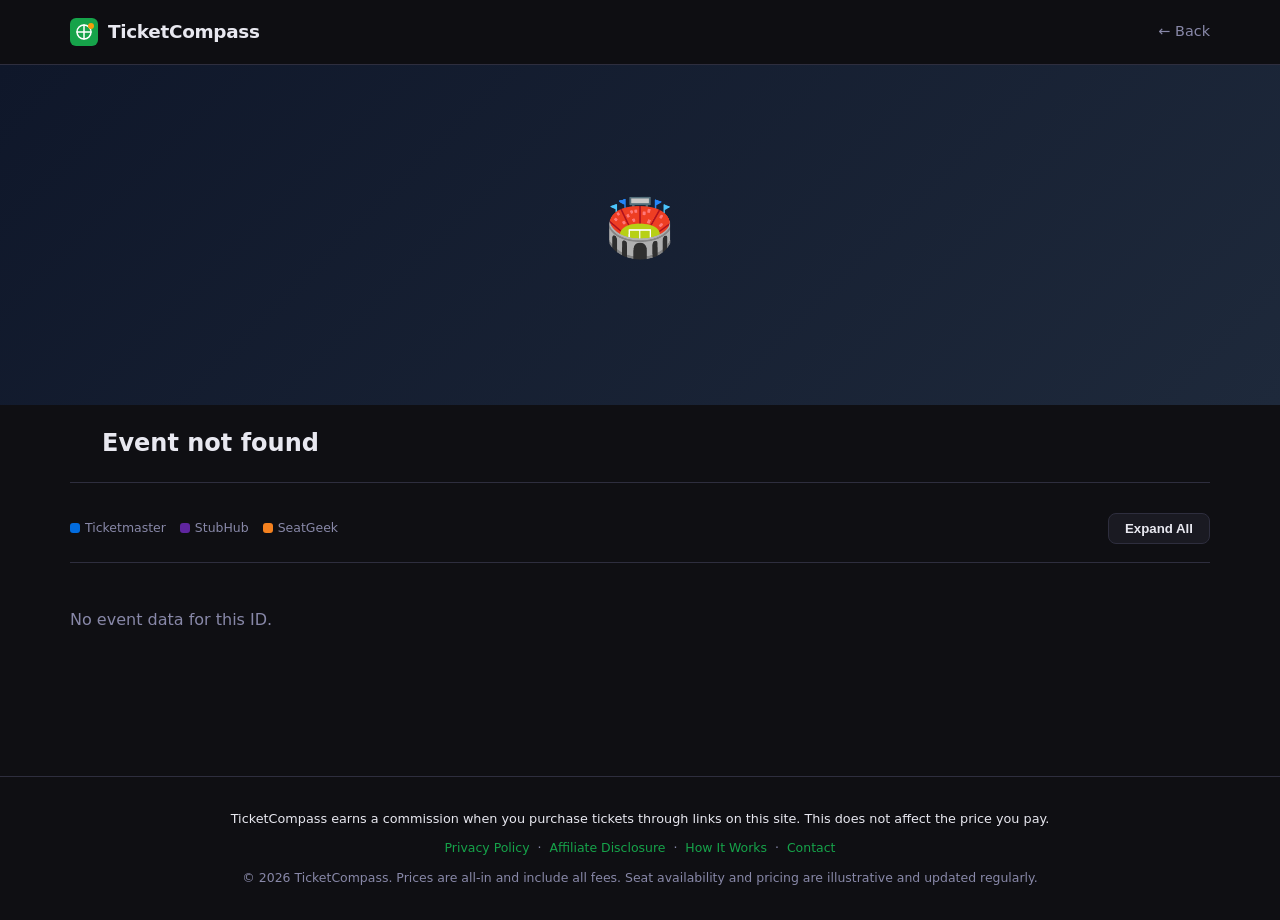
<file: seat-map.html>
<!DOCTYPE html>
<html lang="en">
<head>
  <meta charset="UTF-8" />
  <meta name="viewport" content="width=device-width, initial-scale=1.0" />
  <link rel="icon" href="data:image/svg+xml,<svg xmlns='http://www.w3.org/2000/svg' viewBox='0 0 28 28'><rect width='28' height='28' rx='6' fill='%2316a34a'/><ellipse cx='14' cy='14' rx='7' ry='7' stroke='%23fff' stroke-width='1.5' fill='none'/><path d='M14 7v14M7 14h14' stroke='%23fff' stroke-width='1.5' stroke-linecap='round'/><circle cx='21' cy='8' r='3' fill='%23f59e0b'/></svg>" />
  <title>Tickets — TicketCompass</title>
  <link rel="stylesheet" href="styles.css" />
  <link rel="stylesheet" href="seat-map.css?v=2" />
</head>
<body>

  <header class="header">
    <div class="container">
      <a href="index.html" class="logo">
        <svg width="28" height="28" viewBox="0 0 28 28" fill="none" xmlns="http://www.w3.org/2000/svg">
          <rect width="28" height="28" rx="6" fill="#16a34a"/>
          <ellipse cx="14" cy="14" rx="7" ry="7" stroke="#fff" stroke-width="1.5" fill="none"/>
          <path d="M14 7v14M7 14h14" stroke="#fff" stroke-width="1.5" stroke-linecap="round"/>
          <circle cx="21" cy="8" r="3" fill="#f59e0b"/>
        </svg>
        <span>TicketCompass</span>
      </a>
      <a href="javascript:history.back()" class="nav-link">← Back</a>
    </div>
  </header>

  <div class="map-page">

    <!-- Full-width stadium hero (always shows emoji + venue name) -->
    <div class="stadium-hero" id="stadiumHero">
      <div class="stadium-hero-fallback">
        <span class="hero-fallback-icon">🏟️</span>
        <span id="heroFallbackName" class="hero-fallback-name"></span>
      </div>
    </div>

    <div class="container">

      <!-- Event header -->
      <div class="map-topbar">
        <span id="eventBadge" class="sport-badge"></span>
        <div class="map-event-info">
          <h1 id="eventTitle" class="map-event-title">Loading…</h1>
          <p id="eventMeta" class="map-event-meta"></p>
        </div>
      </div>

      <!-- Toolbar: platform legend + controls -->
      <div class="tickets-toolbar">
        <div class="tt-legend">
          <span class="ttl-item"><span class="ttl-dot ticketmaster"></span>Ticketmaster</span>
          <span class="ttl-item"><span class="ttl-dot stubhub"></span>StubHub</span>
          <span class="ttl-item"><span class="ttl-dot seatgeek"></span>SeatGeek</span>
        </div>
        <button class="expand-all-btn" id="expandAllBtn" onclick="expandAll()">Expand All</button>
      </div>

      <!-- Max-price filter — populated by seat-map.js -->
      <div id="priceFilterWrap"></div>

      <!-- Section accordion — populated by seat-map.js -->
      <div id="sectionsAccordion" class="sections-accordion">
        <div class="games-loading">Loading…</div>
      </div>

    </div>
  </div>

  <footer class="footer">
    <div class="container">
      <p class="footer-disclosure">TicketCompass earns a commission when you purchase tickets through links on this site. This does not affect the price you pay.</p>
      <p class="footer-links">
        <a href="privacy-policy.html">Privacy Policy</a> &nbsp;·&nbsp;
        <a href="privacy-policy.html#affiliate-disclosure">Affiliate Disclosure</a> &nbsp;·&nbsp;
        <a href="how-it-works.html">How It Works</a> &nbsp;·&nbsp;
        <a href="contact.html">Contact</a>
      </p>
      <p>© 2026 TicketCompass. Prices are all-in and include all fees. Seat availability and pricing are illustrative and updated regularly.</p>
    </div>
  </footer>

  <!-- ── Price alert modal ── -->
  <div id="alertOverlay" class="alert-overlay" onclick="if(event.target===this)closeAlertModal()">

    <!-- Step 1: Set alert -->
    <div id="alertModal" class="alert-modal">
      <div class="alert-modal-head">
        <span class="alert-modal-title">Set a seat alert</span>
        <button class="alert-close-btn" onclick="closeAlertModal()" aria-label="Close">&#x2715;</button>
      </div>
      <div class="alert-modal-body">

        <div class="alert-seat-chip">
          <span class="alert-seat-icon">🪑</span>
          <div class="alert-seat-detail">
            <div id="alertSeatLabel" class="alert-seat-main"></div>
            <div id="alertEventLabel" class="alert-seat-sub"></div>
          </div>
        </div>

        <div>
          <div class="alert-field-label">Alert me when</div>
          <div class="alert-type-pills">
            <button class="alert-type-pill active" id="apt-drop"    data-type="drop"      onclick="selectAlertType('drop')">Price drops</button>
            <button class="alert-type-pill"         id="apt-threshold" data-type="threshold" onclick="selectAlertType('threshold')">Under my price</button>
            <button class="alert-type-pill"         id="apt-sell"   data-type="sell"      onclick="selectAlertType('sell')">Sells out</button>
          </div>
        </div>

        <div id="alertPriceBlock">
          <div class="alert-field-label">Your max price <span class="alert-field-sub">· all-in per seat</span></div>
          <div class="alert-price-wrap">
            <span class="alert-price-dollar">$</span>
            <input type="number" id="alertMaxPrice" min="1" max="9999" step="1" oninput="alertUpdateNote()">
          </div>
          <div id="alertPriceNote" class="alert-price-note away"></div>
        </div>

        <div>
          <div class="alert-field-label">Your email</div>
          <input type="email" id="alertEmailInput" class="alert-email-input" placeholder="you@example.com">
        </div>

      </div>
      <div class="alert-modal-foot">
        <button class="alert-submit-btn" onclick="submitAlertForm()">🔔 Create alert</button>
        <div class="alert-fine-print">One email per alert. No account needed. Unsubscribe anytime.</div>
      </div>
    </div>

    <!-- Step 2: Confirmation -->
    <div id="alertConfirm" class="alert-modal">
      <div class="alert-confirm-body">
        <div class="alert-confirm-check">✓</div>
        <div class="alert-confirm-title">Alert set</div>
        <div id="alertConfirmText" class="alert-confirm-text"></div>
        <div class="alert-confirm-sub">Check your inbox to confirm.</div>
        <button class="alert-confirm-back" onclick="closeAlertModal()">← Back to tickets</button>
      </div>
    </div>

  </div>

  <script src="events-data.js?v=2"></script>
  <script src="nfl-schedule.js"></script>
  <script src="mlb-schedule.js"></script>
  <script src="nba-schedule.js"></script>
  <script src="nhl-schedule.js?v=2"></script>
  <script src="worldcup-schedule.js"></script>
  <script src="mls-schedule.js"></script>
  <script src="cfb-schedule.js"></script>
  <script src="schedule-api.js"></script>
  <script src="seat-map.js"></script>
</body>
</html>
</file>
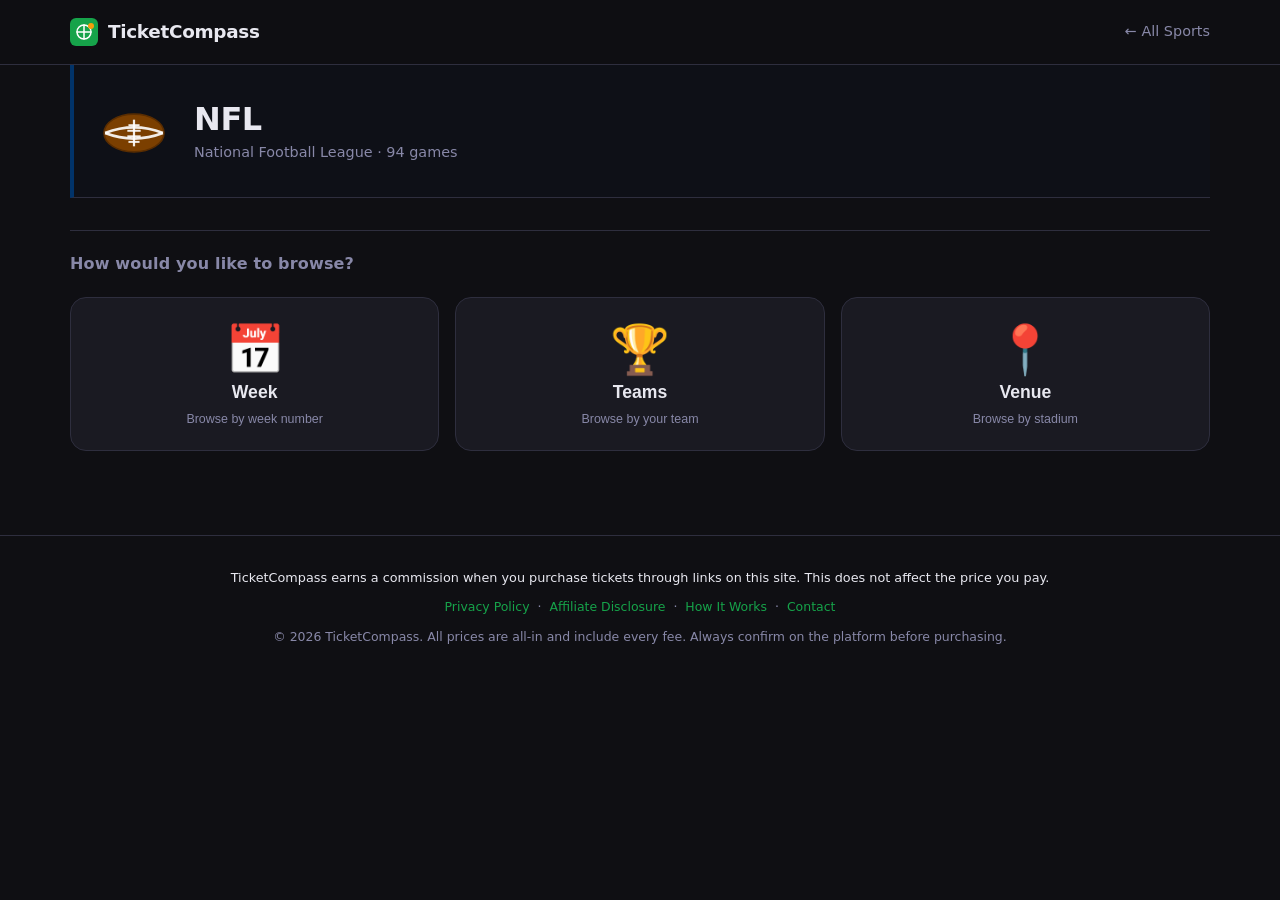
<file: sport.html>
<!DOCTYPE html>
<html lang="en">
<head>
  <meta charset="UTF-8" />
  <meta name="viewport" content="width=device-width, initial-scale=1.0" />
  <link rel="icon" href="data:image/svg+xml,<svg xmlns='http://www.w3.org/2000/svg' viewBox='0 0 28 28'><rect width='28' height='28' rx='6' fill='%2316a34a'/><ellipse cx='14' cy='14' rx='7' ry='7' stroke='%23fff' stroke-width='1.5' fill='none'/><path d='M14 7v14M7 14h14' stroke='%23fff' stroke-width='1.5' stroke-linecap='round'/><circle cx='21' cy='8' r='3' fill='%23f59e0b'/></svg>" />
  <title>Games — TicketCompass</title>
  <link rel="stylesheet" href="styles.css?v=10" />
  <link rel="stylesheet" href="sport.css?v=2" />
</head>
<body>

  <header class="header">
    <div class="container">
      <a href="index.html" class="logo">
        <svg width="28" height="28" viewBox="0 0 28 28" fill="none">
          <rect width="28" height="28" rx="6" fill="#16a34a"/>
          <ellipse cx="14" cy="14" rx="7" ry="7" stroke="#fff" stroke-width="1.5" fill="none"/>
          <path d="M14 7v14M7 14h14" stroke="#fff" stroke-width="1.5" stroke-linecap="round"/>
          <circle cx="21" cy="8" r="3" fill="#f59e0b"/>
        </svg>
        <span>TicketCompass</span>
      </a>
      <a href="index.html" class="nav-link">← All Sports</a>
    </div>
  </header>

  <div class="sport-page">
    <div class="container">

      <!-- Sport header banner -->
      <div class="sport-banner" id="sportBanner">
        <div class="banner-logo" id="bannerLogo"></div>
        <div class="banner-info">
          <h1 class="banner-title" id="bannerTitle">Loading…</h1>
          <p class="banner-sub" id="bannerSub"></p>
        </div>
      </div>

      <!-- Browse area — picker → options → games (all rendered by JS) -->
      <div id="browseArea">
        <div class="games-loading">Loading…</div>
      </div>

    </div>
  </div>

  <footer class="footer">
    <div class="container">
      <p class="footer-disclosure">TicketCompass earns a commission when you purchase tickets through links on this site. This does not affect the price you pay.</p>
      <p class="footer-links">
        <a href="privacy-policy.html">Privacy Policy</a> &nbsp;·&nbsp;
        <a href="privacy-policy.html#affiliate-disclosure">Affiliate Disclosure</a> &nbsp;·&nbsp;
        <a href="how-it-works.html">How It Works</a> &nbsp;·&nbsp;
        <a href="contact.html">Contact</a>
      </p>
      <p>© 2026 TicketCompass. All prices are all-in and include every fee. Always confirm on the platform before purchasing.</p>
    </div>
  </footer>

  <!-- Back to top -->
  <button class="back-to-top" id="backToTop"
          onclick="window.scrollTo({top:0,behavior:'smooth'})"
          title="Back to top" aria-label="Back to top">↑</button>

  <script src="ticketmaster-api.js?v=2"></script>
  <script src="events-data.js?v=2"></script>
  <script src="nfl-schedule.js"></script>
  <script src="mlb-schedule.js"></script>
  <script src="nba-schedule.js"></script>
  <script src="nhl-schedule.js?v=2"></script>
  <script src="worldcup-schedule.js"></script>
  <script src="mls-schedule.js"></script>
  <script src="cfb-schedule.js?v=13"></script>
  <script src="schedule-api.js"></script>
  <script src="sport.js?v=9"></script>
</body>
</html>
</file>
<file: styles.css>
/* ── Reset & base ── */
*, *::before, *::after { box-sizing: border-box; margin: 0; padding: 0; }

:root {
  --primary: #16a34a;
  --primary-dark: #15803d;
  --accent: #f59e0b;
  --bg: #0f0f13;
  --surface: #1a1a22;
  --surface2: #23232f;
  --border: #2e2e3e;
  --text: #e8e8f0;
  --muted: #8888a8;
  --green: #22c55e;
  --radius: 12px;
  --shadow: 0 4px 24px rgba(0,0,0,.4);
}

html { scroll-behavior: smooth; }

body {
  font-family: 'Segoe UI', system-ui, -apple-system, sans-serif;
  background: var(--bg);
  color: var(--text);
  min-height: 100vh;
  line-height: 1.6;
}

.container {
  max-width: 1180px;
  margin: 0 auto;
  padding: 0 20px;
}

a { text-decoration: none; color: inherit; }

/* ── Header ── */
.header {
  position: sticky;
  top: 0;
  z-index: 100;
  background: rgba(15,15,19,.88);
  backdrop-filter: blur(12px);
  border-bottom: 1px solid var(--border);
}

.header .container {
  display: flex;
  align-items: center;
  justify-content: space-between;
  height: 64px;
}

.logo {
  display: flex;
  align-items: center;
  gap: 10px;
  font-size: 1.15rem;
  font-weight: 700;
  letter-spacing: -.3px;
  text-decoration: none;
  color: var(--text);
}

.nav { display: flex; gap: 28px; }

.nav-link {
  font-size: .9rem;
  color: var(--muted);
  transition: color .2s;
}
.nav-link:hover, .nav-link.active { color: var(--text); }
.nav-link.active { font-weight: 600; }

/* ── Hero ── */
.hero {
  padding: 72px 0 48px;
  text-align: center;
  background: radial-gradient(ellipse 80% 50% at 50% -10%, rgba(22,163,74,.15) 0%, transparent 70%);
}

.hero h1 {
  font-size: clamp(2rem, 5vw, 3.2rem);
  font-weight: 800;
  letter-spacing: -.5px;
  line-height: 1.15;
  margin-bottom: 16px;
}

.accent { color: var(--primary); }

.hero-sub {
  font-size: 1.05rem;
  color: var(--muted);
  max-width: 540px;
  margin: 0 auto 36px;
}

/* ── Search bar ── */
.search-bar {
  display: flex;
  gap: 10px;
  max-width: 680px;
  margin: 0 auto 20px;
  background: var(--surface);
  border: 1px solid var(--border);
  border-radius: 14px;
  padding: 8px;
}

.search-bar input {
  flex: 1;
  background: transparent;
  border: none;
  outline: none;
  color: var(--text);
  font-size: .95rem;
  padding: 6px 10px;
}

.search-bar input::placeholder { color: var(--muted); }

.search-bar select {
  background: var(--surface2);
  border: 1px solid var(--border);
  border-radius: 8px;
  color: var(--text);
  font-size: .85rem;
  padding: 6px 10px;
  outline: none;
  cursor: pointer;
}

.search-bar button {
  background: var(--primary);
  color: #fff;
  border: none;
  border-radius: 9px;
  padding: 8px 22px;
  font-size: .9rem;
  font-weight: 600;
  cursor: pointer;
  transition: background .2s, transform .1s;
  white-space: nowrap;
}
.search-bar button:hover { background: var(--primary-dark); }
.search-bar button:active { transform: scale(.97); }

/* ── Tags ── */
.tags {
  display: flex;
  gap: 8px;
  justify-content: center;
  flex-wrap: wrap;
}

.tag {
  background: var(--surface2);
  border: 1px solid var(--border);
  border-radius: 999px;
  padding: 5px 16px;
  font-size: .82rem;
  color: var(--muted);
  cursor: pointer;
  transition: all .2s;
  user-select: none;
}
.tag:hover { border-color: var(--primary); color: var(--text); }
.tag.active { background: var(--primary); border-color: var(--primary); color: #fff; }

/* ── Stats bar ── */
.stats-bar {
  background: var(--surface);
  border-top: 1px solid var(--border);
  border-bottom: 1px solid var(--border);
  padding: 14px 0;
}

.stats-inner {
  display: flex;
  gap: 24px;
  justify-content: center;
  flex-wrap: wrap;
}

.stat {
  display: flex;
  align-items: center;
  gap: 8px;
  font-size: .85rem;
  color: var(--muted);
}
.stat svg { color: var(--primary); flex-shrink: 0; }
.stat strong { color: var(--text); font-weight: 700; }
.stat-divider {
  width: 1px;
  height: 20px;
  background: var(--border);
  flex-shrink: 0;
}

/* ── Main / events grid ── */
.main { padding: 48px 0 64px; }

.section-header {
  display: flex;
  align-items: center;
  justify-content: space-between;
  margin-bottom: 28px;
}

.section-header h2 { font-size: 1.4rem; font-weight: 700; }

.sort-controls {
  display: flex;
  align-items: center;
  gap: 10px;
  font-size: .85rem;
  color: var(--muted);
}

.sort-controls select {
  background: var(--surface);
  border: 1px solid var(--border);
  border-radius: 8px;
  color: var(--text);
  font-size: .85rem;
  padding: 6px 10px;
  outline: none;
  cursor: pointer;
}

.events-grid {
  display: grid;
  grid-template-columns: repeat(auto-fill, minmax(320px, 1fr));
  gap: 20px;
}

/* ── Event card ── */
.event-card {
  background: var(--surface);
  border: 1px solid var(--border);
  border-radius: var(--radius);
  overflow: hidden;
  cursor: pointer;
  transition: transform .2s, border-color .2s, box-shadow .2s;
}
.event-card:hover {
  transform: translateY(-3px);
  border-color: var(--primary);
  box-shadow: var(--shadow);
}

.card-img-placeholder {
  width: 100%;
  height: 140px;
  display: flex;
  align-items: center;
  justify-content: center;
  font-size: 3.2rem;
}

.card-body { padding: 18px; }

.card-meta {
  display: flex;
  align-items: center;
  gap: 8px;
  margin-bottom: 8px;
}

/* Sport badges */
.sport-badge {
  font-size: .7rem;
  font-weight: 800;
  text-transform: uppercase;
  letter-spacing: .8px;
  padding: 2px 9px;
  border-radius: 999px;
}
.sport-nfl { background: rgba(1,51,105,.5);  color: #7dd3fc; border: 1px solid rgba(1,51,105,.8); }
.sport-nba { background: rgba(200,16,46,.2); color: #fca5a5; border: 1px solid rgba(200,16,46,.4); }
.sport-mlb { background: rgba(0,56,255,.15); color: #93c5fd; border: 1px solid rgba(0,56,255,.3); }
.sport-nhl { background: rgba(0,32,91,.4);   color: #a5f3fc; border: 1px solid rgba(0,32,91,.6); }
.sport-mls { background: rgba(22,163,74,.15);color: #86efac; border: 1px solid rgba(22,163,74,.3); }
.sport-ufc { background: rgba(220,38,38,.15);color: #fca5a5; border: 1px solid rgba(220,38,38,.3); }

.card-date {
  font-size: .8rem;
  color: var(--muted);
  margin-left: auto;
}

.card-title {
  font-size: 1.05rem;
  font-weight: 700;
  margin-bottom: 4px;
  line-height: 1.3;
}

.card-venue {
  font-size: .82rem;
  color: var(--muted);
  margin-bottom: 16px;
}

/* Price rows — all 3 platforms */
.price-rows { display: flex; flex-direction: column; gap: 6px; margin-bottom: 14px; }

.price-row {
  display: flex;
  align-items: center;
  justify-content: space-between;
  background: var(--surface2);
  border-radius: 8px;
  padding: 8px 12px;
  font-size: .85rem;
  border: 1px solid transparent;
}

.price-row.best {
  border-color: var(--green);
  background: rgba(34,197,94,.08);
}

.platform-name { color: var(--muted); font-weight: 500; }
.price-row.best .platform-name { color: var(--green); }

.price-value { font-weight: 700; }
.price-row.best .price-value { color: var(--green); }

.all-in-label {
  font-size: .65rem;
  font-weight: 600;
  color: var(--muted);
  text-transform: uppercase;
  letter-spacing: .3px;
  vertical-align: middle;
}

.best-badge {
  background: var(--green);
  color: #fff;
  font-size: .62rem;
  font-weight: 800;
  text-transform: uppercase;
  letter-spacing: .5px;
  padding: 2px 7px;
  border-radius: 999px;
}

/* Savings strip */
.card-savings {
  display: flex;
  align-items: center;
  gap: 6px;
  font-size: .8rem;
  color: var(--muted);
  margin-bottom: 14px;
}

.savings-pill {
  background: rgba(34,197,94,.15);
  color: var(--green);
  font-weight: 700;
  padding: 2px 10px;
  border-radius: 999px;
  font-size: .8rem;
}

.card-cta {
  display: block;
  width: 100%;
  background: var(--primary);
  color: #fff;
  border: none;
  border-radius: 9px;
  padding: 10px;
  font-size: .9rem;
  font-weight: 600;
  cursor: pointer;
  text-align: center;
  transition: background .2s;
}
.card-cta:hover { background: var(--primary-dark); }

.card-seatmap-link {
  display: block;
  text-align: center;
  padding: 8px;
  font-size: .82rem;
  color: var(--primary);
  border: 1px solid rgba(22,163,74,.3);
  border-radius: 9px;
  margin-top: 8px;
  transition: background .2s, border-color .2s;
  text-decoration: none;
}
.card-seatmap-link:hover {
  background: rgba(22,163,74,.08);
  border-color: var(--primary);
}

/* ── Hero team search ── */
.hero-search-wrap {
  width: 100%;
  display: flex;
  justify-content: center;
  padding: 28px 24px 40px;
  box-sizing: border-box;
  overflow: visible;
  position: relative;
  z-index: 10;
}
.hero-search-inner {
  position: relative;
  width: 100%;
  max-width: 640px;
  overflow: visible;
}
.hero-search-box {
  display: flex;
  align-items: center;
  background: #ffffff !important;
  border-radius: 999px;
  padding: 0 20px 0 28px;
  box-shadow: 0 4px 24px rgba(0,0,0,.35);
  transition: box-shadow .15s;
  border: none !important;
}
.hero-search-box:focus-within {
  box-shadow: 0 6px 36px rgba(22,163,74,.4);
}
.hero-search-icon {
  flex-shrink: 0;
  order: 2;
  padding: 0 4px 0 12px;
  color: #999;
  display: block;
}
.hero-search-input {
  flex: 1;
  background: transparent;
  border: none;
  outline: none;
  color: #1a1a1a;
  font-size: 1rem;
  padding: 18px 0;
  font-family: inherit;
  order: 1;
  min-width: 0;
}
.hero-search-input::placeholder {
  color: #999;
}
.hero-search-wrap.search-open {
  padding-bottom: 0;
}
.sports-section {
  transition: margin-top .2s ease;
}
.hero-search-dropdown {
  position: absolute;
  top: calc(100% + 8px);
  left: 0; right: 0;
  background: var(--surface2);
  border: 1px solid var(--border);
  border-radius: 14px;
  list-style: none;
  padding: 4px;
  margin: 0;
  z-index: 100;
  display: none;
  box-shadow: 0 8px 24px rgba(0,0,0,.4);
  max-height: 300px;
  overflow-y: auto;
}
.hero-search-dropdown.open {
  display: block;
}
.hero-search-result {
  display: flex;
  align-items: center;
  justify-content: space-between;
  padding: 10px 12px;
  border-radius: 7px;
  cursor: pointer;
  gap: 12px;
}
.hero-search-result:hover,
.hero-search-result.active {
  background: var(--surface);
}
.hero-search-result-name {
  font-size: .9rem;
  color: var(--text);
  font-weight: 500;
}
.hero-search-result-venue {
  font-size: .75rem;
  color: var(--muted);
  white-space: nowrap;
  overflow: hidden;
  text-overflow: ellipsis;
  max-width: 200px;
}
.hero-search-badge {
  font-size: .65rem;
  font-weight: 700;
  letter-spacing: .04em;
  padding: 2px 7px;
  border-radius: 4px;
  flex-shrink: 0;
  color: #fff;
}
.badge-nfl { background: #013369; }
.badge-mlb { background: #002D72; }
.badge-nba { background: #C9082A; }
.badge-nhl { background: #000814; border: 1px solid var(--border); }
.badge-mls { background: #1a2d5a; }
.badge-cfb { background: #6B1111; }

/* ── Why TicketCompass ── */
.why-section {
  padding: 56px 0 60px;
  border-top: 1px solid var(--border);
}
.why-heading {
  text-align: center;
  font-size: 1.5rem;
  font-weight: 700;
  margin: 0 0 36px;
}
.why-grid {
  display: grid;
  grid-template-columns: repeat(3, 1fr);
  gap: 24px;
}
@media (max-width: 680px) {
  .why-grid { grid-template-columns: 1fr; gap: 16px; }
}
.why-card {
  background: var(--surface);
  border: 1px solid var(--border);
  border-radius: 12px;
  padding: 28px 24px;
  text-align: center;
}
.why-icon {
  font-size: 2rem;
  margin-bottom: 12px;
}
.why-title {
  font-size: .95rem;
  font-weight: 700;
  margin: 0 0 8px;
}
.why-body {
  font-size: .85rem;
  color: var(--muted);
  line-height: 1.55;
  margin: 0;
}

/* ── Platform cards section ── */
.platforms-section {
  background: var(--surface);
  border-top: 1px solid var(--border);
  border-bottom: 1px solid var(--border);
  padding: 48px 0;
  text-align: center;
}

.platforms-label {
  font-size: .8rem;
  color: var(--muted);
  margin-bottom: 24px;
  text-transform: uppercase;
  letter-spacing: .8px;
}

.platforms-list {
  display: flex;
  gap: 16px;
  justify-content: center;
  flex-wrap: wrap;
}

.platform-card {
  border: 1px solid var(--border);
  border-left: 3px solid var(--platform-color, var(--border));
  border-radius: 0 14px 14px 0;
  padding: 20px 32px;
  min-width: 200px;
  background: color-mix(in srgb, var(--platform-color, transparent) 5%, var(--surface));
  transition: background .2s;
}
.platform-card:hover {
  background: color-mix(in srgb, var(--platform-color, transparent) 10%, var(--surface));
}

.platform-card.ticketmaster { --platform-color: #026cdf; }
.platform-card.stubhub      { --platform-color: #5f259f; }
.platform-card.seatgeek     { --platform-color: #f4811f; }

.platform-name-lg {
  font-size: 1.1rem;
  font-weight: 800;
  margin-bottom: 4px;
  color: var(--text);
  display: flex;
  align-items: center;
  gap: 8px;
}

.platform-dot {
  width: 8px;
  height: 8px;
  border-radius: 50%;
  flex-shrink: 0;
  background: var(--platform-color, var(--muted));
}

.platform-desc {
  font-size: .78rem;
  color: var(--muted);
}

/* ── Modal ── */
.modal-overlay {
  display: none;
  position: fixed;
  inset: 0;
  background: rgba(0,0,0,.75);
  z-index: 200;
  align-items: center;
  justify-content: center;
  padding: 20px;
}
.modal-overlay.open { display: flex; }

.modal {
  background: var(--surface);
  border: 1px solid var(--border);
  border-radius: 18px;
  width: 100%;
  max-width: 520px;
  max-height: 85vh;
  overflow-y: auto;
  padding: 32px;
  position: relative;
  box-shadow: 0 24px 64px rgba(0,0,0,.6);
}

.modal-close {
  position: absolute;
  top: 18px; right: 18px;
  background: var(--surface2);
  border: 1px solid var(--border);
  color: var(--muted);
  border-radius: 50%;
  width: 32px; height: 32px;
  font-size: 1rem;
  cursor: pointer;
  display: flex;
  align-items: center;
  justify-content: center;
  transition: color .2s;
}
.modal-close:hover { color: var(--text); }

.modal-sport-badge { margin-bottom: 12px; display: inline-block; }

.modal-event-title {
  font-size: 1.5rem;
  font-weight: 800;
  margin-bottom: 4px;
  line-height: 1.2;
}

.modal-event-meta {
  font-size: .85rem;
  color: var(--muted);
  margin-bottom: 28px;
}

/* Platform comparison blocks */
.modal-platforms { display: flex; flex-direction: column; gap: 10px; margin-bottom: 24px; }

.modal-platform-row {
  display: flex;
  align-items: center;
  border-radius: 10px;
  padding: 14px 16px;
  background: var(--surface2);
  border: 1px solid transparent;
  gap: 12px;
}

.modal-platform-row.best {
  border-color: var(--green);
  background: rgba(34,197,94,.07);
}

.modal-platform-name {
  font-weight: 700;
  font-size: .95rem;
  flex: 1;
}

.modal-all-in-notice {
  background: rgba(34,197,94,.08);
  border: 1px solid rgba(34,197,94,.2);
  border-radius: 8px;
  padding: 8px 14px;
  font-size: .8rem;
  color: var(--green);
  margin-bottom: 16px;
}

.modal-price-detail { font-size: .8rem; color: var(--muted); text-align: right; }
.modal-price-detail .total { font-size: 1.1rem; font-weight: 800; color: var(--text); display: block; }
.modal-platform-row.best .modal-price-detail .total { color: var(--green); }

.all-in-tag {
  font-size: .65rem;
  font-weight: 700;
  text-transform: uppercase;
  letter-spacing: .3px;
  color: var(--muted);
  display: block;
  margin-top: 1px;
}

.modal-buy-btn {
  display: block;
  width: 100%;
  background: var(--primary);
  color: #fff;
  border: none;
  border-radius: 10px;
  padding: 13px 24px;
  font-size: .95rem;
  font-weight: 700;
  cursor: pointer;
  transition: background .2s;
  text-align: center;
  margin-bottom: 10px;
}
.modal-buy-btn:hover { background: var(--primary-dark); }

.modal-disclaimer {
  font-size: .73rem;
  color: var(--muted);
  text-align: center;
}

/* ── Sport tiles (homepage) ── */
.sports-section {
  padding: 56px 0 64px;
}

.sports-label {
  font-size: .8rem;
  color: var(--muted);
  text-transform: uppercase;
  letter-spacing: .8px;
  text-align: center;
  margin-bottom: 28px;
}

.sport-tiles {
  display: flex;
  gap: 16px;
  flex-wrap: wrap;
  justify-content: center;
}

.sport-tile {
  flex: 1 1 110px;
  display: flex;
  flex-direction: column;
  align-items: center;
  justify-content: center;
  gap: 14px;
  border-radius: 18px;
  padding: 32px 16px 28px;
  text-decoration: none;
  color: #fff;
  position: relative;
  overflow: hidden;
  transition: transform .22s, box-shadow .22s;
  border: 1px solid rgba(255,255,255,.08);
  min-height: 200px;
}

.sport-tile::after {
  content: '';
  position: absolute;
  inset: 0;
  background: rgba(255,255,255,0);
  transition: background .2s;
  border-radius: inherit;
}

.sport-tile:hover {
  transform: translateY(-6px);
  box-shadow: 0 16px 48px rgba(0,0,0,.5);
}
.sport-tile:hover::after { background: rgba(255,255,255,.06); }

.tile-logo {
  width: 72px;
  height: 72px;
  display: flex;
  align-items: center;
  justify-content: center;
  filter: drop-shadow(0 2px 8px rgba(0,0,0,.35));
}
.tile-logo svg { width: 72px; height: 72px; }

.tile-name {
  font-size: 1.4rem;
  font-weight: 800;
  letter-spacing: -.3px;
  text-shadow: 0 1px 6px rgba(0,0,0,.4);
}

.tile-sub {
  font-size: .78rem;
  opacity: .75;
  font-weight: 500;
  letter-spacing: .3px;
  text-align: center;
}

/* Sport-specific tile gradients */
.sport-nfl-tile { background: linear-gradient(145deg, #013369 0%, #1a4a8a 50%, #D50A0A 100%); }
.sport-mlb-tile { background: linear-gradient(145deg, #002D72 0%, #003fa3 50%, #D50032 100%); }
.sport-nba-tile { background: linear-gradient(145deg, #C9082A 0%, #d4203e 50%, #17408B 100%); }
.sport-nhl-tile { background: linear-gradient(145deg, #000814 0%, #001830 50%, #236192 100%); }
.sport-wc-tile  { background: linear-gradient(145deg, #1a3d6e 0%, #326295 50%, #1a7a4a 100%); }
.sport-mls-tile { background: linear-gradient(145deg, #1a2d5a 0%, #2a4080 50%, #cc2222 100%); }
.sport-cfb-tile { background: linear-gradient(145deg, #6B1111 0%, #8B1A1A 50%, #d97706 100%); }

/* Hero adjustment for new homepage */
.hero {
  padding: 64px 0 44px;
  text-align: center;
  background: radial-gradient(ellipse 80% 50% at 50% -10%, rgba(22,163,74,.15) 0%, transparent 70%);
}

/* ── FAQ ── */
.faq-section {
  padding: 64px 0 72px;
  border-top: 1px solid var(--border);
  text-align: center;
}

.faq-heading {
  font-size: 1.6rem;
  font-weight: 800;
  letter-spacing: -.3px;
  margin-bottom: 32px;
  text-align: center;
}

.faq-list {
  display: flex;
  flex-direction: column;
  gap: 12px;
  max-width: 760px;
  margin: 0 auto;
}

.faq-item {
  background: var(--surface);
  border: 1px solid rgba(255,255,255,.15);
  border-radius: 14px;
  overflow: hidden;
}

.faq-item[open] {
  border-color: var(--primary);
}

.faq-q {
  display: flex;
  align-items: center;
  justify-content: center;
  gap: 10px;
  padding: 18px 22px;
  font-size: .98rem;
  font-weight: 700;
  cursor: pointer;
  list-style: none;
  text-align: center;
  transition: background .15s;
  position: relative;
}
.faq-q::-webkit-details-marker { display: none; }
.faq-q::marker { display: none; }

.faq-q::after {
  content: '▾';
  font-size: 1rem;
  color: var(--primary);
  position: absolute;
  right: 22px;
  transition: transform .25s;
}

.faq-item[open] .faq-q::after {
  transform: rotate(180deg);
}

.faq-q:hover { background: rgba(255,255,255,.04); }

.faq-a {
  padding: 14px 24px 20px;
  font-size: .9rem;
  color: var(--muted);
  line-height: 1.7;
  border-top: 1px solid rgba(255,255,255,.08);
  text-align: left;
}

.faq-label {
  font-weight: 800;
  color: var(--primary);
  margin-right: 4px;
}

@media (max-width: 560px) {
  .faq-heading { font-size: 1.3rem; }
  .faq-q       { font-size: .92rem; padding: 15px 44px 15px 16px; }
  .faq-a       { font-size: .85rem; padding: 12px 16px 16px; }
  .faq-q::after { right: 16px; }
}

/* ── Footer ── */
.footer {
  padding: 32px 0;
  text-align: center;
  font-size: .78rem;
  color: var(--muted);
  border-top: 1px solid var(--border);
}
.footer p { margin-bottom: 6px; }
.footer p:last-child { margin-bottom: 0; }
.footer-disclosure {
  font-weight: 500;
  color: var(--text);
  font-size: .8rem;
  margin-bottom: 8px !important;
}
.footer-links {
  margin-bottom: 10px !important;
}
.footer-links a {
  color: var(--primary, #16a34a);
  text-decoration: none;
  font-weight: 500;
}
.footer-links a:hover { text-decoration: underline; }

/* ── Empty state ── */
.empty-state {
  grid-column: 1 / -1;
  text-align: center;
  padding: 60px 20px;
  color: var(--muted);
}
.empty-state .empty-icon { font-size: 3rem; margin-bottom: 12px; }
.empty-state p { font-size: 1rem; }

/* ── Responsive ── */
@media (max-width: 600px) {
  .sport-tile  { min-height: 160px; padding: 24px 12px 20px; gap: 8px; }
  .tile-logo, .tile-logo svg { width: 52px; height: 52px; }
  .tile-name   { font-size: 1.1rem; }
  .tile-sub    { min-height: 2.2em; display: flex; align-items: center; justify-content: center; }
  .stats-inner { gap: 16px; }
  .stat-divider { display: none; }
  .nav { display: none; }
  .platform-card { min-width: 0; padding: 16px 20px; }
  .platforms-list { flex-direction: column; align-items: stretch; max-width: 480px; margin: 0 auto; }
}
</file>
<file: how-it-works.css>
/* ── Page layout ── */
.hiw-page { padding: 0 0 80px; }

/* ── Hero ── */
.hiw-hero {
  text-align: center;
  padding: 52px 0 44px;
  border-bottom: 1px solid var(--border);
  margin-bottom: 56px;
}

.hiw-title {
  font-size: 2.2rem;
  font-weight: 800;
  letter-spacing: -.4px;
}

.hiw-sub {
  font-size: 1rem;
  color: var(--muted);
  margin-top: 10px;
}

/* ── Flow container ── */
.hiw-flow {
  display: flex;
  flex-direction: column;
  align-items: center;
  max-width: 700px;
  margin: 0 auto;
}

/* ── Arrow between steps ── */
.hiw-arrow {
  font-size: 2rem;
  color: var(--primary);
  line-height: 1;
  padding: 10px 0;
}

/* ── Step card ── */
.hiw-step {
  width: 100%;
  background: var(--surface);
  border: 1px solid var(--border);
  border-radius: 18px;
  padding: 28px 28px 24px;
}

.hiw-step-header {
  display: flex;
  align-items: flex-start;
  gap: 18px;
  margin-bottom: 22px;
}

.hiw-num {
  width: 44px;
  height: 44px;
  border-radius: 50%;
  background: var(--primary);
  color: #fff;
  font-size: 1.15rem;
  font-weight: 800;
  display: flex;
  align-items: center;
  justify-content: center;
  flex-shrink: 0;
  box-shadow: 0 2px 10px rgba(22,163,74,.4);
}

.hiw-step-title {
  font-size: 1.08rem;
  font-weight: 800;
  margin-bottom: 6px;
}

.hiw-step-desc {
  font-size: .88rem;
  color: var(--muted);
  line-height: 1.65;
}

/* ── Mock browser frame ── */
.mock-browser {
  border: 1px solid var(--border);
  border-radius: 10px;
  overflow: hidden;
  background: #0c0c10;
}

.mock-bar {
  display: flex;
  align-items: center;
  gap: 5px;
  padding: 8px 12px;
  background: #1a1a22;
  border-bottom: 1px solid var(--border);
}

.mock-dot {
  width: 8px;
  height: 8px;
  border-radius: 50%;
  background: #3a3a4a;
  flex-shrink: 0;
}

.mock-url {
  font-size: .6rem;
  color: var(--muted);
  margin-left: 6px;
  font-family: monospace;
}

.mock-body {
  padding: 14px 16px;
}

/* ── Step 1: Sport grid ── */
.mock-section-label {
  font-size: .62rem;
  color: var(--muted);
  font-weight: 600;
  margin-bottom: 10px;
}

.mock-sport-grid {
  display: flex;
  gap: 7px;
  flex-wrap: wrap;
}

.mock-sport-tile {
  flex: 1;
  min-width: 48px;
  background: var(--surface);
  border: 1.5px solid;
  border-radius: 9px;
  padding: 9px 4px;
  text-align: center;
  font-size: .95rem;
  cursor: default;
}

.mock-sport-tile div {
  font-size: .52rem;
  font-weight: 800;
  margin-top: 4px;
  color: var(--text);
  letter-spacing: .3px;
}

/* ── Step 2: Browse + games ── */
.mock-browse-cats {
  display: flex;
  gap: 8px;
  margin-bottom: 12px;
}

.mock-browse-cat {
  flex: 1;
  background: var(--surface);
  border: 1px solid var(--border);
  border-radius: 8px;
  padding: 8px 6px;
  text-align: center;
  font-size: .85rem;
}

.mock-browse-cat div {
  font-size: .52rem;
  font-weight: 700;
  margin-top: 3px;
  color: var(--muted);
}

.mock-game-row {
  display: flex;
  align-items: center;
  gap: 8px;
  background: var(--surface);
  border: 1px solid var(--border);
  border-radius: 7px;
  padding: 8px 10px;
  margin-bottom: 6px;
}

.mock-game-date {
  text-align: center;
  background: var(--surface2);
  border: 1px solid var(--border);
  border-radius: 5px;
  padding: 4px 7px;
  min-width: 34px;
}

.mock-date-month {
  font-size: .5rem;
  font-weight: 700;
  color: var(--primary);
  text-transform: uppercase;
  letter-spacing: .5px;
}

.mock-date-day {
  font-size: .95rem;
  font-weight: 800;
  line-height: 1.1;
}

.mock-game-info { flex: 1; min-width: 0; }
.mock-game-title { font-size: .68rem; font-weight: 700; }
.mock-game-venue { font-size: .55rem; color: var(--muted); margin-top: 1px; }

.mock-game-price {
  font-size: .62rem;
  font-weight: 800;
  color: var(--primary);
  white-space: nowrap;
}

/* ── Step 3: Filters ── */
.mock-filters {
  display: flex;
  background: var(--surface);
  border: 1px solid var(--border);
  border-radius: 9px;
  overflow: hidden;
}

.mock-filter-left  { flex: 2; padding: 12px 14px; }
.mock-filter-right { flex: 1; padding: 12px 10px; }

.mock-filter-divider {
  width: 1px;
  background: var(--border);
  flex-shrink: 0;
}

.mock-filter-label {
  font-size: .65rem;
  font-weight: 700;
  margin-bottom: 8px;
}

.mock-filter-value {
  font-size: .6rem;
  color: var(--primary);
  font-weight: 700;
  margin-top: 5px;
}

.mock-slider-track {
  position: relative;
  height: 4px;
  background: var(--border);
  border-radius: 4px;
  margin: 4px 0;
}

.mock-slider-fill {
  position: absolute;
  left: 0; top: 0;
  height: 100%;
  background: var(--primary);
  border-radius: 4px;
}

.mock-slider-thumb {
  position: absolute;
  top: 50%;
  transform: translate(-50%, -50%);
  width: 13px;
  height: 13px;
  background: var(--primary);
  border-radius: 50%;
  border: 2px solid var(--bg);
  box-shadow: 0 0 0 1.5px var(--primary);
}

.mock-seat-tiles {
  display: flex;
  gap: 4px;
  flex-wrap: wrap;
}

.mock-seat-tile {
  width: 26px;
  height: 26px;
  display: flex;
  align-items: center;
  justify-content: center;
  background: var(--surface2);
  border: 1px solid var(--border);
  border-radius: 5px;
  font-size: .6rem;
  font-weight: 800;
  color: var(--muted);
}

.mock-seat-tile.active {
  background: var(--primary);
  border-color: var(--primary);
  color: #fff;
}

/* ── Step 4: Accordion ── */
.mock-accordion {
  background: var(--surface);
  border: 1px solid var(--border);
  border-radius: 9px;
  overflow: hidden;
  margin-bottom: 7px;
}

.mock-accordion.open { border-color: var(--primary); }

.mock-acc-header {
  display: flex;
  align-items: center;
  justify-content: space-between;
  padding: 9px 12px;
}

.mock-acc-title { font-size: .68rem; font-weight: 800; }
.mock-acc-avail { font-size: .6rem; color: var(--primary); font-weight: 600; }

.mock-acc-body { border-top: 1px solid var(--border); padding: 8px 12px; }

.mock-row-label {
  font-size: .56rem;
  font-weight: 700;
  text-transform: uppercase;
  letter-spacing: .5px;
  color: var(--muted);
  margin-bottom: 5px;
}

.mock-ticket-entry {
  display: flex;
  align-items: center;
  gap: 5px;
  padding: 5px 8px;
  background: var(--surface2);
  border-radius: 6px;
  margin-bottom: 4px;
  flex-wrap: wrap;
}

.mock-seat-lbl {
  font-size: .6rem;
  font-weight: 700;
  min-width: 40px;
}

.mock-pill {
  font-size: .55rem;
  font-weight: 700;
  padding: 2px 7px;
  border-radius: 999px;
  color: #fff;
  white-space: nowrap;
}
.mock-pill.tm { background: #026cdf; }
.mock-pill.sh { background: #5f259f; }
.mock-pill.sg { background: #f4811f; }

.mock-caution {
  font-size: .53rem;
  font-weight: 700;
  background: rgba(245,158,11,.15);
  color: #d97706;
  border: 1px solid rgba(245,158,11,.35);
  padding: 2px 6px;
  border-radius: 999px;
  white-space: nowrap;
}

/* ── Step 5: Checkout ── */
.mock-checkout-body { text-align: center; }

.mock-redirect-row {
  display: flex;
  gap: 8px;
  margin-bottom: 10px;
}

.mock-redirect-card {
  flex: 1;
  background: var(--surface);
  border: 1px solid;
  border-radius: 9px;
  padding: 12px 8px;
  text-align: center;
}

.mock-redirect-name {
  font-size: .65rem;
  font-weight: 800;
  margin-bottom: 8px;
}

.mock-redirect-btn {
  display: inline-block;
  padding: 5px 8px;
  border-radius: 6px;
  font-size: .55rem;
  font-weight: 700;
  color: #fff;
}

.mock-redirect-note {
  font-size: .6rem;
  color: var(--muted);
}

/* ── Responsive ── */
@media (max-width: 560px) {
  .hiw-title        { font-size: 1.7rem; }
  .hiw-step         { padding: 20px 18px 18px; }
  .hiw-step-title   { font-size: 1rem; }
  .hiw-step-desc    { font-size: .84rem; }
  .mock-sport-tile  { min-width: 38px; font-size: .8rem; }
  .mock-redirect-row{ flex-direction: column; }
}
</file>
<file: seat-map.css>
﻿/* â”€â”€ Page layout â”€â”€ */
.map-page { padding: 0 0 72px; }



/* â”€â”€ Stadium hero â”€â”€ */
.stadium-hero {
  position: relative;
  width: 100%;
  height: 340px;
  overflow: hidden;
}

.stadium-hero-fallback {
  width: 100%;
  height: 100%;
  background: linear-gradient(135deg, #0f172a 0%, #1e293b 100%);
  display: flex;
  flex-direction: column;
  align-items: center;
  justify-content: center;
  gap: 14px;
}

.hero-fallback-icon { font-size: 3.5rem; }

.hero-fallback-name {
  font-size: 1.3rem;
  font-weight: 700;
  color: var(--muted);
  text-align: center;
  padding: 0 24px;
}

@media (max-width: 640px) {
  .stadium-hero { height: 220px; }
}

/* â”€â”€ Event topbar â”€â”€ */
.map-topbar {
  display: flex;
  align-items: flex-start;
  gap: 14px;
  padding: 24px 0 20px;
  border-bottom: 1px solid var(--border);
  margin-bottom: 20px;
}

.map-event-title {
  font-size: 1.5rem;
  font-weight: 800;
  line-height: 1.2;
  margin-bottom: 4px;
}

.map-event-meta {
  font-size: .85rem;
  color: var(--muted);
}

/* â”€â”€ Tickets toolbar (legend + expand-all button) â”€â”€ */
.tickets-toolbar {
  display: flex;
  align-items: center;
  justify-content: space-between;
  gap: 16px;
  flex-wrap: wrap;
  padding: 10px 0 18px;
  border-bottom: 1px solid var(--border);
  margin-bottom: 20px;
}

.tt-legend {
  display: flex;
  align-items: center;
  gap: 14px;
  flex-wrap: wrap;
}

.ttl-item {
  display: flex;
  align-items: center;
  gap: 5px;
  font-size: .78rem;
  color: var(--muted);
}

.ttl-dot {
  width: 10px;
  height: 10px;
  border-radius: 3px;
  flex-shrink: 0;
}
.ttl-dot.ticketmaster { background: #026cdf; }
.ttl-dot.stubhub      { background: #5f259f; }
.ttl-dot.seatgeek     { background: #f4811f; }


.expand-all-btn {
  background: var(--surface);
  border: 1px solid var(--border);
  border-radius: 8px;
  color: var(--text);
  padding: 7px 16px;
  font-size: .83rem;
  font-weight: 600;
  cursor: pointer;
  white-space: nowrap;
  transition: border-color .15s, color .15s;
  flex-shrink: 0;
}
.expand-all-btn:hover { border-color: var(--primary); color: var(--primary); }

/* â”€â”€ Sections accordion â”€â”€ */
.sections-accordion {
  display: flex;
  flex-direction: column;
  gap: 32px;
  padding-bottom: 48px;
}

/* â”€â”€ Bowl group (lower / upper) â”€â”€ */
.bowl-group {
  display: flex;
  flex-direction: column;
  gap: 6px;
}

.bowl-label {
  font-size: .7rem;
  font-weight: 700;
  text-transform: uppercase;
  letter-spacing: .9px;
  color: var(--muted);
  padding: 0 2px 8px;
  border-bottom: 1px solid var(--border);
  margin-bottom: 2px;
}

/* â”€â”€ Section item â”€â”€ */
.section-item {
  background: var(--surface);
  border: 1px solid var(--border);
  border-radius: 12px;
  overflow: hidden;
  transition: border-color .15s, box-shadow .2s;
}

.section-item.open {
  border-color: var(--primary);
  box-shadow: 0 2px 12px rgba(22,163,74,.12);
}

/* â”€â”€ Section header (accordion trigger) â”€â”€ */
.section-header {
  display: flex;
  align-items: center;
  justify-content: space-between;
  width: 100%;
  padding: 13px 18px;
  background: transparent;
  border: none;
  color: var(--text);
  cursor: pointer;
  text-align: left;
  gap: 12px;
  transition: background .15s;
}
.section-header:hover { background: rgba(22,163,74,.04); }

.sh-left {
  display: flex;
  align-items: center;
  gap: 10px;
  min-width: 0;
}

.sh-num {
  font-size: .95rem;
  font-weight: 800;
  white-space: nowrap;
}

.sh-level {
  font-size: .72rem;
  color: var(--muted);
  background: var(--surface2);
  border: 1px solid var(--border);
  border-radius: 999px;
  padding: 2px 8px;
  white-space: nowrap;
}

.sh-right {
  display: flex;
  align-items: center;
  gap: 12px;
  flex-shrink: 0;
}

.sh-from {
  font-size: .78rem;
  font-weight: 700;
  color: var(--text);
  white-space: nowrap;
}

.sh-avail {
  font-size: .78rem;
  color: var(--primary);
  font-weight: 600;
  white-space: nowrap;
}

.sh-arrow {
  font-size: .65rem;
  color: var(--muted);
  flex-shrink: 0;
  transition: color .15s;
}
.section-item.open .sh-arrow { color: var(--primary); }

/* â”€â”€ Section body (collapsed by default, transition in JS) â”€â”€ */
.section-body { padding: 0 18px; }
.section-item.open .section-body { padding: 0 18px 16px; }

/* â”€â”€ Row group â”€â”€ */
.row-group {
  border-bottom: 1px solid var(--border);
  padding: 10px 0;
}
.row-group:last-child { border-bottom: none; }

.row-label {
  font-size: .68rem;
  font-weight: 700;
  text-transform: uppercase;
  letter-spacing: .7px;
  color: var(--muted);
  margin-bottom: 6px;
}

/* â”€â”€ Ticket entry â”€â”€ */
.ticket-entry {
  display: flex;
  align-items: flex-start;
  gap: 12px;
  padding: 7px 10px;
  border-radius: 8px;
  margin-bottom: 4px;
  background: var(--surface2);
  border: 1px solid transparent;
  transition: border-color .15s;
}
.ticket-entry:last-child { margin-bottom: 0; }


.te-seat {
  font-size: .8rem;
  font-weight: 700;
  color: var(--text);
  white-space: nowrap;
  min-width: 54px;
  padding-top: 3px;
  flex-shrink: 0;
}

.te-platforms {
  display: flex;
  flex-wrap: wrap;
  gap: 5px;
  align-items: center;
}

/* Platform pills â€” now <a> tags linking to purchase pages */
.te-plat {
  display: inline-block;
  font-size: .72rem;
  font-weight: 700;
  padding: 3px 10px;
  border-radius: 999px;
  color: #fff;
  white-space: nowrap;
  text-decoration: none;
  cursor: pointer;
  transition: opacity .15s, transform .12s, box-shadow .15s;
}
.te-plat:hover {
  opacity: .88;
  transform: translateY(-1px);
  box-shadow: 0 3px 8px rgba(0,0,0,.35);
}
.te-plat:active { transform: scale(.96); }
.te-plat.ticketmaster { background: #026cdf; }
.te-plat.stubhub      { background: #5f259f; }
.te-plat.seatgeek     { background: #f4811f; }

/* Best price badge inside a platform pill */
.te-best {
  display: inline-block;
  font-size: .65rem;
  font-weight: 800;
  background: #fff;
  color: #1a1a1a;
  border-radius: 999px;
  padding: 1px 5px;
  margin-left: 5px;
  letter-spacing: .3px;
  vertical-align: middle;
}


.no-tickets {
  font-size: .85rem;
  color: var(--muted);
  padding: 18px 0;
  text-align: center;
}

/* â”€â”€ Per-seat alert bell button â”€â”€ */
.te-bell {
  flex-shrink: 0;
  width: 26px;
  height: 26px;
  display: flex;
  align-items: center;
  justify-content: center;
  background: rgba(234,179,8,.12) !important;
  border: 1px solid #d97706 !important;
  border-radius: 6px;
  color: #d97706 !important;
  cursor: pointer;
  font-size: .85rem;
  transition: color .15s, border-color .15s, background .15s;
  margin-left: auto;
}
.te-bell:hover {
  background: rgba(234,179,8,.25) !important;
  border-color: #b45309 !important;
  color: #b45309 !important;
}
.te-bell.active {
  background: #d97706 !important;
  border-color: #b45309 !important;
  color: #fff !important;
}

/* â”€â”€ Alert modal overlay â”€â”€ */
.alert-overlay {
  display: none;
  position: fixed;
  inset: 0;
  background: rgba(0,0,0,.55);
  z-index: 999;
  align-items: center;
  justify-content: center;
  padding: 16px;
}
.alert-overlay.open { display: flex; }

/* â”€â”€ Alert modal panel â”€â”€ */
.alert-modal {
  display: none;
  background: var(--surface, #fff);
  border: 1px solid var(--border);
  border-radius: 16px;
  width: 100%;
  max-width: 400px;
  overflow: hidden;
  box-shadow: 0 8px 32px rgba(0,0,0,.28);
}
.alert-modal.open { display: block; }

.alert-modal-head {
  display: flex;
  align-items: center;
  justify-content: space-between;
  padding: 16px 20px;
  border-bottom: 1px solid var(--border);
}
.alert-modal-title { font-size: .95rem; font-weight: 700; }
.alert-close-btn {
  background: none;
  border: none;
  cursor: pointer;
  font-size: 1rem;
  color: var(--muted);
  line-height: 1;
  padding: 0;
}
.alert-close-btn:hover { color: var(--text); }

.alert-modal-body {
  padding: 18px 20px;
  display: flex;
  flex-direction: column;
  gap: 16px;
}

/* Seat context chip */
.alert-seat-chip {
  display: flex;
  align-items: center;
  gap: 10px;
  background: var(--surface2, #f8fafc);
  border: 1px solid var(--border);
  border-radius: 10px;
  padding: 10px 14px;
}
.alert-seat-icon { font-size: 1.1rem; }
.alert-seat-main { font-size: .88rem; font-weight: 700; }
.alert-seat-sub  { font-size: .75rem; color: var(--muted); margin-top: 2px; }

/* Alert type pills */
.alert-field-label { font-size: .82rem; font-weight: 700; margin-bottom: 8px; }
.alert-field-sub   { font-weight: 400; color: var(--muted); }

.alert-type-pills { display: flex; gap: 6px; flex-wrap: wrap; }
.alert-type-pill {
  border: 1px solid var(--border);
  border-radius: 999px;
  padding: 5px 13px;
  font-size: .78rem;
  font-weight: 600;
  color: var(--muted);
  background: none;
  cursor: pointer;
  transition: border-color .15s, color .15s, background .15s;
}
.alert-type-pill:hover { border-color: #16a34a; color: #16a34a; }
.alert-type-pill.active {
  border-color: #16a34a;
  background: rgba(22,163,74,.1);
  color: #16a34a;
}

/* Price input */
.alert-price-wrap {
  display: flex;
  align-items: center;
  border: 1px solid var(--border);
  border-radius: 8px;
  overflow: hidden;
  background: var(--surface2, #f8fafc);
  margin-bottom: 8px;
}
.alert-price-dollar {
  padding: 0 10px;
  font-size: .9rem;
  color: var(--muted);
  border-right: 1px solid var(--border);
  height: 38px;
  display: flex;
  align-items: center;
}
.alert-price-wrap input {
  border: none;
  background: none;
  padding: 8px 12px;
  font-size: .9rem;
  color: var(--text);
  width: 100%;
  outline: none;
}

.alert-price-note {
  font-size: .78rem;
  padding: 6px 10px;
  border-radius: 6px;
}
.alert-price-note.in-range { background: rgba(22,163,74,.1);  color: #15803d; }
.alert-price-note.away     { background: rgba(245,158,11,.1); color: #b45309; }

/* Email input */
.alert-email-input {
  width: 100%;
  border: 1px solid var(--border);
  border-radius: 8px;
  padding: 9px 12px;
  font-size: .88rem;
  background: var(--surface2, #f8fafc);
  color: var(--text);
  box-sizing: border-box;
  outline: none;
}
.alert-email-input:focus { border-color: #16a34a; }

/* Modal footer */
.alert-modal-foot {
  padding: 0 20px 20px;
  display: flex;
  flex-direction: column;
  gap: 8px;
}
.alert-submit-btn {
  width: 100%;
  padding: 11px;
  background: #16a34a;
  color: #fff;
  border: none;
  border-radius: 8px;
  font-size: .9rem;
  font-weight: 700;
  cursor: pointer;
  transition: background .15s;
}
.alert-submit-btn:hover { background: #15803d; }
.alert-fine-print { font-size: .72rem; color: var(--muted); text-align: center; }

/* Confirmation screen */
.alert-confirm-body {
  padding: 2.5rem 1.5rem;
  text-align: center;
  display: flex;
  flex-direction: column;
  align-items: center;
  gap: 10px;
}
.alert-confirm-check {
  width: 52px;
  height: 52px;
  border-radius: 50%;
  background: rgba(22,163,74,.12);
  color: #16a34a;
  font-size: 1.5rem;
  font-weight: 700;
  display: flex;
  align-items: center;
  justify-content: center;
}
.alert-confirm-title { font-size: 1.1rem; font-weight: 800; }
.alert-confirm-text  { font-size: .88rem; color: var(--muted); line-height: 1.6; }
.alert-confirm-sub   { font-size: .78rem; color: var(--muted); }
.alert-confirm-back  {
  margin-top: 8px;
  background: none;
  border: none;
  color: #16a34a;
  font-size: .85rem;
  font-weight: 600;
  cursor: pointer;
}

/* â”€â”€ Combined filters bar (max price + seats together) â”€â”€ */
.sm-filters-bar {
  display: flex;
  align-items: stretch;
  gap: 0;
  background: var(--surface);
  border: 1px solid var(--border);
  border-radius: 12px;
  margin-bottom: 20px;
  overflow: hidden;
}

/* Left panel: price slider */
.sm-pf-section {
  flex: 2;
  min-width: 0;
  padding: 14px 20px 20px;
}

/* Vertical divider between panels */
.sm-filter-divider {
  width: 1px;
  background: var(--border);
  flex-shrink: 0;
  align-self: stretch;
}

/* Right panel: seat pills */
.sm-sf-section {
  flex: 1;
  min-width: 160px;
  padding: 14px 20px;
  display: flex;
  flex-direction: column;
  gap: 12px;
}

.sm-sf-label {
  font-size: .85rem;
  font-weight: 700;
  color: var(--text);
}

.sm-sf-tiles {
  display: flex;
  gap: 6px;
}

.sm-sf-tile {
  width: 40px;
  height: 40px;
  display: flex;
  align-items: center;
  justify-content: center;
  background: var(--surface2);
  border: 1px solid var(--border);
  border-radius: 8px;
  color: var(--muted);
  font-size: .88rem;
  font-weight: 800;
  cursor: pointer;
  transition: background .15s, border-color .15s, color .15s, transform .1s;
  flex-shrink: 0;
}

.sm-sf-tile:hover {
  border-color: var(--primary);
  color: var(--text);
  transform: translateY(-1px);
}

.sm-sf-tile.active {
  background: var(--primary);
  border-color: var(--primary);
  color: #fff;
  box-shadow: 0 2px 8px rgba(22,163,74,.35);
}

/* Price filter header row */
.sm-pf-header {
  display: flex;
  align-items: center;
  gap: 10px;
  margin-bottom: 16px;
  flex-wrap: wrap;
}

.sm-pf-label {
  font-size: .85rem;
  font-weight: 700;
  color: var(--text);
  flex: 1;
  min-width: 0;
}

.sm-pf-allin {
  font-size: .75rem;
  color: var(--muted);
  font-weight: 400;
}

.sm-pf-display {
  font-size: .88rem;
  font-weight: 800;
  color: var(--primary);
  white-space: nowrap;
}

.sm-pf-clear {
  font-size: .75rem;
  color: var(--muted);
  background: none;
  border: 1px solid var(--border);
  border-radius: 6px;
  padding: 3px 10px;
  cursor: pointer;
  white-space: nowrap;
  transition: color .15s, border-color .15s;
}
.sm-pf-clear:hover { color: var(--text); border-color: var(--primary); }

/* Single-thumb slider */
.sm-pf-track-wrap {
  position: relative;
  height: 22px;
  user-select: none;
}

.sm-pf-track {
  position: absolute;
  top: 50%;
  left: 0;
  right: 0;
  height: 4px;
  background: var(--border);
  border-radius: 4px;
  transform: translateY(-50%);
  pointer-events: none;
}

.sm-pf-fill {
  position: absolute;
  top: 0;
  left: 0;
  right: 0;
  height: 100%;
  background: var(--primary);
  border-radius: 4px;
}

.sm-pf-thumb {
  position: absolute;
  top: 0;
  left: 0;
  width: 100%;
  height: 100%;
  -webkit-appearance: none;
  appearance: none;
  background: none;
  margin: 0;
  outline: none;
  cursor: pointer;
}

.sm-pf-thumb::-webkit-slider-thumb {
  -webkit-appearance: none;
  appearance: none;
  width: 20px;
  height: 20px;
  border-radius: 50%;
  background: var(--primary);
  cursor: pointer;
  border: 2.5px solid var(--bg);
  box-shadow: 0 0 0 1.5px var(--primary);
  transition: transform .1s, box-shadow .1s;
}

.sm-pf-thumb::-webkit-slider-thumb:hover,
.sm-pf-thumb:active::-webkit-slider-thumb {
  transform: scale(1.18);
  box-shadow: 0 0 0 3px rgba(22,163,74,.25);
}

.sm-pf-thumb::-moz-range-thumb {
  width: 20px;
  height: 20px;
  border-radius: 50%;
  background: var(--primary);
  cursor: pointer;
  border: 2.5px solid var(--bg);
  box-shadow: 0 0 0 1.5px var(--primary);
}

/* â”€â”€ Responsive â”€â”€ */
@media (max-width: 640px) {
  .stadium-hero       { height: 220px; }
  .hero-venue-name    { font-size: 1.1rem; }
  .map-event-title    { font-size: 1.2rem; }
  .tickets-toolbar    { flex-direction: column; align-items: flex-start; }
  .sh-level           { display: none; }
  .te-seat            { min-width: 44px; }
  .expand-all-btn     { width: 100%; text-align: center; justify-content: center; }
  .sm-filters-bar     { flex-direction: column; }
  .sm-filter-divider  { width: auto; height: 1px; }
  .sm-pf-section      { padding-bottom: 16px; }
  .sm-sf-section      { padding-top: 16px; }
  .sm-pf-header       { gap: 6px; }
}
</file>
<file: sport.css>
/* ── Sport page layout ── */
.sport-page { padding: 0 0 72px; }

/* ── Banner ── */
.sport-banner {
  display: flex;
  align-items: center;
  gap: 20px;
  padding: 28px 0 24px;
  border-bottom: 1px solid var(--border);
  margin-bottom: 32px;
}

.banner-logo {
  width: 80px;
  height: 80px;
  flex-shrink: 0;
}
.banner-logo svg { width: 80px; height: 80px; }

.banner-title {
  font-size: 2rem;
  font-weight: 800;
  letter-spacing: -.4px;
  line-height: 1.1;
}

.banner-sub {
  font-size: .9rem;
  color: var(--muted);
  margin-top: 4px;
}

/* ── Games list ── */
.games-list {
  display: flex;
  flex-direction: column;
  gap: 12px;
}

.games-loading {
  text-align: center;
  padding: 60px 0;
  color: var(--muted);
  font-size: .9rem;
}

/* ── Game row card ── */
.game-row {
  display: grid;
  grid-template-columns: 72px 1fr auto auto;
  align-items: center;
  gap: 20px;
  background: var(--surface);
  border: 1px solid var(--border);
  border-radius: 14px;
  padding: 18px 20px;
  transition: border-color .2s, box-shadow .2s;
}

.game-row:hover {
  border-color: var(--primary);
  box-shadow: 0 4px 20px rgba(0,0,0,.35);
}

/* Date block */
.game-date {
  display: flex;
  flex-direction: column;
  align-items: center;
  justify-content: center;
  background: var(--surface2);
  border: 1px solid var(--border);
  border-radius: 10px;
  padding: 8px 6px;
  min-width: 60px;
}

.date-month {
  font-size: .65rem;
  font-weight: 700;
  text-transform: uppercase;
  letter-spacing: .8px;
  color: var(--primary);
}

.date-day {
  font-size: 1.6rem;
  font-weight: 800;
  line-height: 1.1;
  color: var(--text);
}

.date-year {
  font-size: .62rem;
  color: var(--muted);
  margin-top: 1px;
}

/* Game info */
.game-info { min-width: 0; }

.game-title {
  font-size: 1.05rem;
  font-weight: 700;
  margin-bottom: 5px;
  line-height: 1.3;
  white-space: nowrap;
  overflow: hidden;
  text-overflow: ellipsis;
}

.game-venue {
  font-size: .8rem;
  color: var(--muted);
  white-space: nowrap;
  overflow: hidden;
  text-overflow: ellipsis;
}

.game-venue-icon { margin-right: 3px; }

/* Platform prices */
.game-prices {
  display: flex;
  flex-direction: column;
  gap: 5px;
  min-width: 170px;
}

.game-price-row {
  display: flex;
  align-items: center;
  justify-content: space-between;
  font-size: .8rem;
  gap: 10px;
}

.gp-platform {
  font-weight: 600;
  width: 90px;
  flex-shrink: 0;
}

.gp-price {
  font-weight: 800;
  text-align: right;
}

.gp-badge {
  font-size: .6rem;
  font-weight: 700;
  padding: 2px 6px;
  border-radius: 4px;
  text-transform: uppercase;
  letter-spacing: .3px;
  flex-shrink: 0;
}
.gp-badge-official {
  background: #e6f1fb;
  color: #0c447c;
}
.gp-badge-resale {
  background: transparent;
  color: #999;
  border: 0.5px solid #ccc;
}

/* Ticketmaster price row — clickable price */
.gp-tm-row { border-top: 1px solid var(--border); margin-top: 4px; padding-top: 4px; }
.gp-tm-link {
  color: inherit;
  text-decoration: none;
  font-weight: 700;
}
.gp-tm-link:hover { text-decoration: underline; }

/* Game actions: see-tickets + bookmark together */
.game-actions {
  display: flex;
  align-items: center;
  gap: 8px;
  flex-shrink: 0;
}

/* Bookmark button */
.bmark-btn {
  width: 36px;
  height: 36px;
  border-radius: 8px;
  border: 1px solid var(--border);
  background: none;
  display: flex;
  align-items: center;
  justify-content: center;
  cursor: pointer;
  color: var(--muted);
  flex-shrink: 0;
  transition: color .15s, border-color .15s, background .15s;
}
.bmark-btn:hover {
  color: #d97706;
  border-color: #d97706;
  background: rgba(245,158,11,.08);
}
.bmark-btn.saved {
  color: #d97706;
  border-color: #d97706;
  background: rgba(245,158,11,.12);
}

/* Countdown pill */
.countdown-pill {
  display: inline-block;
  font-size: .72rem;
  font-weight: 700;
  padding: 2px 8px;
  border-radius: 999px;
  margin-top: 5px;
  white-space: nowrap;
}
.countdown-pill.cd-today    { background: rgba(239,68,68,.15);  color: #ef4444; }
.countdown-pill.cd-tomorrow { background: rgba(245,158,11,.15); color: #d97706; }
.countdown-pill.cd-soon     { background: rgba(99,102,241,.15); color: #818cf8; }
.countdown-pill.cd-future   { background: rgba(100,116,139,.1); color: var(--muted); }

/* Watchlist tab bar */
.wl-tabs {
  display: flex;
  gap: 0;
  border-bottom: 1px solid var(--border);
  margin-bottom: 20px;
}
.wl-tab {
  padding: 9px 18px;
  font-size: .875rem;
  font-weight: 600;
  color: var(--muted);
  background: none;
  border: none;
  border-bottom: 2px solid transparent;
  cursor: pointer;
  margin-bottom: -1px;
  display: flex;
  align-items: center;
  gap: 6px;
  transition: color .15s, border-color .15s;
}
.wl-tab:hover { color: var(--text); }
.wl-tab.wl-tab-active { color: var(--primary); border-bottom-color: var(--primary); }

.wl-badge {
  display: inline-flex;
  align-items: center;
  justify-content: center;
  background: var(--primary);
  color: #fff;
  font-size: .65rem;
  font-weight: 800;
  border-radius: 999px;
  min-width: 17px;
  height: 17px;
  padding: 0 4px;
}

/* Watchlist empty state */
.wl-empty {
  text-align: center;
  padding: 4rem 1rem;
  color: var(--muted);
}
.wl-empty-icon  { font-size: 2.5rem; margin-bottom: 10px; }
.wl-empty-title { font-size: .95rem; font-weight: 700; color: var(--text); margin-bottom: 4px; }
.wl-empty-sub   { font-size: .85rem; }

/* Toast notification */
.wl-toast {
  position: fixed;
  bottom: 20px;
  left: 50%;
  transform: translateX(-50%) translateY(70px);
  background: var(--surface);
  border: 1px solid var(--border);
  border-radius: 8px;
  padding: 9px 18px;
  font-size: .85rem;
  font-weight: 600;
  color: var(--text);
  white-space: nowrap;
  box-shadow: 0 4px 20px rgba(0,0,0,.3);
  transition: transform .25s ease;
  z-index: 999;
  pointer-events: none;
}
.wl-toast.show { transform: translateX(-50%) translateY(0); }

/* See Tickets button */
.see-tickets-btn {
  display: inline-flex;
  align-items: center;
  gap: 6px;
  background: var(--primary);
  color: #fff;
  border: none;
  border-radius: 10px;
  padding: 12px 20px;
  font-size: .9rem;
  font-weight: 700;
  text-decoration: none;
  white-space: nowrap;
  cursor: pointer;
  transition: background .2s, transform .1s;
  flex-shrink: 0;
}
.see-tickets-btn:hover { background: var(--primary-dark); }
.see-tickets-btn:active { transform: scale(.97); }

/* ── Ticketmaster live strip ── */
.tm-strip {
  background: var(--surface);
  border: 1px solid var(--border);
  border-radius: 14px;
  padding: 16px 20px 20px;
  margin-bottom: 24px;
}

.tm-strip-header {
  display: flex;
  align-items: center;
  justify-content: space-between;
  margin-bottom: 14px;
  flex-wrap: wrap;
  gap: 6px;
}

.tm-strip-label {
  display: flex;
  align-items: center;
  gap: 8px;
  font-size: .82rem;
  font-weight: 700;
  color: var(--text);
}

.tm-live-dot {
  width: 8px;
  height: 8px;
  border-radius: 50%;
  background: #026cdf;
  box-shadow: 0 0 0 2px rgba(2,108,223,.2);
  animation: tm-pulse 2s ease-in-out infinite;
  flex-shrink: 0;
}

@keyframes tm-pulse {
  0%, 100% { box-shadow: 0 0 0 2px rgba(2,108,223,.2); }
  50%       { box-shadow: 0 0 0 5px rgba(2,108,223,.0); }
}

.tm-strip-sub {
  font-size: .75rem;
  color: var(--muted);
}

.tm-cards {
  display: flex;
  flex-direction: column;
  gap: 8px;
}

.tm-card {
  display: grid;
  grid-template-columns: 52px 1fr auto;
  align-items: center;
  gap: 14px;
  background: var(--surface2, #f8fafc);
  border: 1px solid var(--border);
  border-radius: 10px;
  padding: 12px 14px;
  text-decoration: none;
  transition: border-color .15s, box-shadow .15s;
}

.tm-card:hover {
  border-color: #026cdf;
  box-shadow: 0 2px 12px rgba(2,108,223,.12);
}

.tm-card-date {
  display: flex;
  flex-direction: column;
  align-items: center;
  background: #026cdf;
  border-radius: 8px;
  padding: 6px 8px;
  flex-shrink: 0;
}

.tm-month {
  font-size: .65rem;
  font-weight: 700;
  text-transform: uppercase;
  letter-spacing: .5px;
  color: rgba(255,255,255,.8);
}

.tm-day {
  font-size: 1.15rem;
  font-weight: 800;
  color: #fff;
  line-height: 1.1;
}

.tm-card-info {
  min-width: 0;
}

.tm-card-name {
  font-size: .88rem;
  font-weight: 700;
  color: var(--text);
  white-space: nowrap;
  overflow: hidden;
  text-overflow: ellipsis;
  margin-bottom: 3px;
}

.tm-card-venue {
  font-size: .75rem;
  color: var(--muted);
  white-space: nowrap;
  overflow: hidden;
  text-overflow: ellipsis;
}

.tm-card-right {
  display: flex;
  flex-direction: column;
  align-items: flex-end;
  gap: 5px;
  flex-shrink: 0;
}

.tm-price {
  font-size: .85rem;
  font-weight: 700;
  color: #16a34a;
  white-space: nowrap;
}

.tm-price.tm-price-tbd {
  color: var(--muted);
  font-weight: 500;
}

.tm-buy-btn {
  font-size: .75rem;
  font-weight: 700;
  color: #026cdf;
  white-space: nowrap;
}

@media (max-width: 560px) {
  .tm-card { grid-template-columns: 44px 1fr auto; gap: 10px; padding: 10px 12px; }
  .tm-day  { font-size: 1rem; }
}

/* ── Browse picker ── */
.browse-picker {
  padding: 20px 0 12px;
  border-top: 1px solid var(--border);
}

.browse-prompt {
  font-size: 1rem;
  font-weight: 600;
  color: var(--muted);
  margin-bottom: 20px;
  letter-spacing: .01em;
}

.browse-categories {
  display: flex;
  gap: 16px;
  flex-wrap: wrap;
}

.browse-cat-btn {
  flex: 1;
  min-width: 150px;
  background: var(--surface);
  border: 1px solid var(--border);
  border-radius: 16px;
  padding: 28px 20px 22px;
  display: flex;
  flex-direction: column;
  align-items: center;
  gap: 8px;
  cursor: pointer;
  transition: border-color .2s, transform .15s, box-shadow .2s;
  text-align: center;
}

.browse-cat-btn:hover {
  border-color: var(--primary);
  transform: translateY(-3px);
  box-shadow: 0 8px 24px rgba(0,0,0,.35);
}

.bcat-emoji { font-size: 3rem; line-height: 1; }
.bcat-label { font-size: 1.1rem; font-weight: 800; color: var(--text); }
.bcat-desc  { font-size: .78rem; color: var(--muted); line-height: 1.4; }

/* ── Conference cards (CFB) ── */
.conf-card  { gap: 10px; }
.conf-badge {
  display: inline-flex;
  align-items: center;
  justify-content: center;
  width: 56px;
  height: 56px;
  border-radius: 12px;
  font-size: 1rem;
  font-weight: 900;
  letter-spacing: .5px;
  color: #fff;
  flex-shrink: 0;
}
.conf-logo {
  display: inline-flex;
  width: 64px;
  height: 56px;
  flex-shrink: 0;
}
.conf-logo svg { width: 100%; height: 100%; }
.conf-meta {
  font-size: .78rem;
  color: var(--primary);
  font-weight: 600;
}


/* ── Browse nav bar (Back + label) ── */
.browse-nav-bar {
  display: flex;
  align-items: center;
  gap: 14px;
  padding: 18px 0 22px;
  border-bottom: 1px solid var(--border);
  margin-bottom: 24px;
}

.browse-back-btn {
  background: var(--surface2);
  border: 1px solid var(--border);
  color: var(--text);
  border-radius: 9px;
  padding: 8px 16px;
  font-size: .85rem;
  font-weight: 600;
  cursor: pointer;
  transition: border-color .15s;
  white-space: nowrap;
}
.browse-back-btn:hover { border-color: var(--primary); color: var(--primary); }

.browse-nav-label {
  font-size: .9rem;
  color: var(--muted);
  overflow: hidden;
  text-overflow: ellipsis;
  white-space: nowrap;
}

/* ── Options grids ── */
.opt-grid {
  display: grid;
  gap: 10px;
  padding-bottom: 40px;
}

.week-opt-grid  { grid-template-columns: repeat(auto-fill, minmax(120px, 1fr)); }
.team-opt-grid  { grid-template-columns: repeat(auto-fill, minmax(190px, 1fr)); }
.venue-opt-grid { grid-template-columns: repeat(auto-fill, minmax(230px, 1fr)); }
.group-opt-grid { grid-template-columns: repeat(auto-fill, minmax(210px, 1fr)); }

/* Team names stacked on group tiles */
.group-team-list {
  display: flex;
  flex-direction: column;
  align-items: flex-start;
  gap: 2px;
  margin: 5px 0 6px;
}

.group-team-name {
  font-size: .73rem;
  color: var(--text);
  line-height: 1.4;
}

.opt-card {
  background: var(--surface);
  border: 1px solid var(--border);
  border-radius: 12px;
  padding: 14px 16px;
  text-align: left;
  cursor: pointer;
  display: flex;
  flex-direction: column;
  gap: 4px;
  transition: border-color .15s, background .15s, transform .12s;
}

.opt-card:hover {
  border-color: var(--primary);
  background: rgba(22,163,74,.05);
  transform: translateY(-1px);
}

.opt-main   { font-size: .9rem; font-weight: 700; color: var(--text); line-height: 1.3; }
.opt-mascot { font-size: inherit; font-weight: inherit; color: inherit; font-style: normal; }
.opt-sub    { font-size: .75rem; color: var(--muted); }
.opt-count  { font-size: .72rem; color: var(--primary); font-weight: 600; margin-top: 3px; }

/* Week badge on game title */
.week-badge {
  display: inline-block;
  margin-left: 8px;
  font-size: .62rem;
  font-weight: 700;
  background: var(--surface2);
  border: 1px solid var(--border);
  color: var(--muted);
  padding: 2px 7px;
  border-radius: 999px;
  letter-spacing: .3px;
  vertical-align: middle;
}

/* ── Empty state ── */
.empty-state {
  display: flex;
  flex-direction: column;
  align-items: center;
  padding: 72px 20px 80px;
  text-align: center;
}

.empty-icon {
  font-size: 3rem;
  margin-bottom: 18px;
  opacity: .55;
}

.empty-heading {
  font-size: 1.1rem;
  font-weight: 700;
  color: var(--text);
  margin-bottom: 10px;
}

.empty-sub {
  font-size: .88rem;
  color: var(--muted);
  line-height: 1.6;
  max-width: 340px;
}

.empty-link-btn {
  background: none;
  border: none;
  color: var(--primary);
  font-size: inherit;
  cursor: pointer;
  text-decoration: underline;
  padding: 0;
  font-weight: 600;
}
.empty-link-btn:hover { color: var(--primary-dark); }

/* ── Back to top ── */
.back-to-top {
  position: fixed;
  bottom: 28px;
  right: 28px;
  width: 46px;
  height: 46px;
  border-radius: 50%;
  background: var(--primary);
  color: #fff;
  border: none;
  font-size: 1.15rem;
  font-weight: 800;
  cursor: pointer;
  box-shadow: 0 4px 18px rgba(0,0,0,.55);
  opacity: 0;
  transform: translateY(14px);
  transition: opacity .25s, transform .25s, background .18s;
  z-index: 500;
  display: flex;
  align-items: center;
  justify-content: center;
  pointer-events: none;
  line-height: 1;
}

.back-to-top.visible {
  opacity: 1;
  transform: translateY(0);
  pointer-events: all;
}

.back-to-top:hover  { background: var(--primary-dark); }
.back-to-top:active { transform: scale(.93); }

/* ── Responsive ── */
@media (max-width: 860px) {
  .game-row {
    grid-template-columns: 60px 1fr;
    grid-template-rows: auto auto;
    gap: 12px 16px;
  }
  .game-prices {
    grid-column: 1 / -1;
    flex-direction: row;
    flex-wrap: wrap;
    gap: 8px;
    min-width: unset;
  }
  .game-actions {
    grid-column: 1 / -1;
    justify-content: center;
  }
  .see-tickets-btn { flex: 1; justify-content: center; }
}

@media (max-width: 560px) {
  .banner-title         { font-size: 1.5rem; }
  .game-title           { font-size: .95rem; }
  .browse-cat-btn       { min-width: 100%; max-width: 100%; }
  .browse-categories    { flex-direction: column; }
  .week-opt-grid        { grid-template-columns: repeat(auto-fill, minmax(100px, 1fr)); }
  .team-opt-grid        { grid-template-columns: 1fr; }
  .venue-opt-grid       { grid-template-columns: 1fr; }
  .group-opt-grid       { grid-template-columns: repeat(auto-fill, minmax(160px, 1fr)); }

  .back-to-top          { bottom: 18px; right: 16px; width: 40px; height: 40px; font-size: 1rem; }
}
</file>
